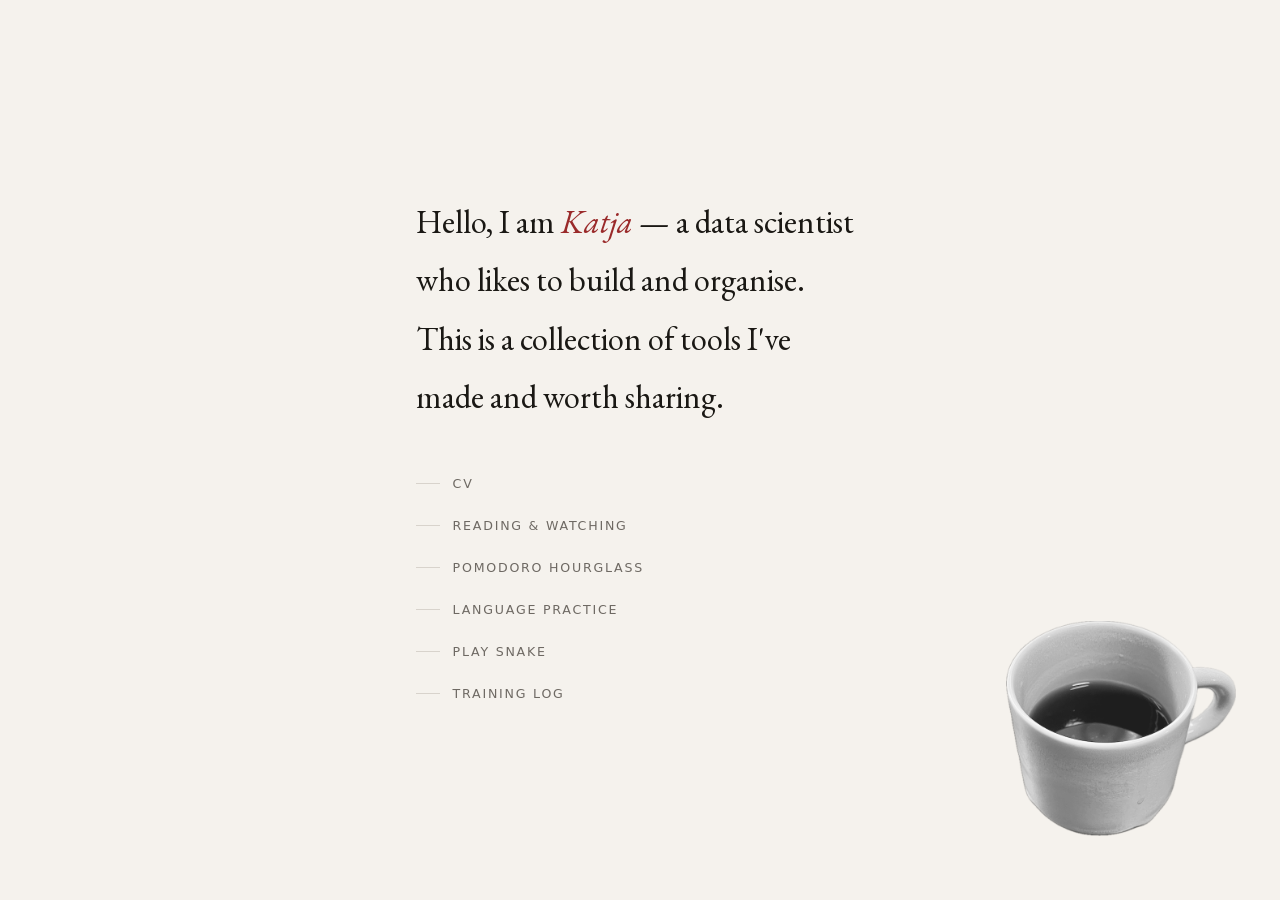
<file: index.html>
<!DOCTYPE html>
<html lang="en">
<head>
  <meta charset="UTF-8" />
  <meta name="viewport" content="width=device-width, initial-scale=1.0" />
  <title>Katja Norstad</title>
  <!-- meta:begin (generated by tools/add-head-meta.js) -->
  <meta name="description" content="Data scientist in Oslo. A pomodoro timer, daily language practice with spaced repetition, coffee tasting notes, and a few other things I built.">
  <link rel="canonical" href="https://katjanorstad.no/">
  <link rel="icon" href="assets/favicon.svg" type="image/svg+xml">
  <meta property="og:type" content="website">
  <meta property="og:url" content="https://katjanorstad.no/">
  <meta property="og:title" content="Katja Norstad">
  <meta property="og:description" content="Data scientist in Oslo. A pomodoro timer, daily language practice with spaced repetition, coffee tasting notes, and a few other things I built.">
  <meta property="og:image" content="https://katjanorstad.no/assets/og/index.png">
  <meta property="og:image:width" content="1200">
  <meta property="og:image:height" content="630">
  <meta property="og:site_name" content="Katja Norstad">
  <meta name="twitter:card" content="summary_large_image">
  <meta name="twitter:title" content="Katja Norstad">
  <meta name="twitter:description" content="Data scientist in Oslo. A pomodoro timer, daily language practice with spaced repetition, coffee tasting notes, and a few other things I built.">
  <meta name="twitter:image" content="https://katjanorstad.no/assets/og/index.png">
  <!-- meta:end -->
  <!-- Self-hosted; see tools/fetch-fonts.js. Preloading the faces THIS page
       renders immediately skips the stylesheet->font discovery hop.
       crossorigin is required even same-origin: fonts always fetch in CORS
       mode, and without it the preload is discarded and fetched twice.
       Only faces the page can reach belong here -- a preload nothing uses
       spends a connection on a file the browser throws away. Checked by
       tests/typography.test.js. -->
  <link rel="preload" as="font" type="font/woff2" crossorigin href="assets/fonts/eb-garamond-normal-400-latin.woff2">
  <link rel="stylesheet" href="assets/css/fonts.css">
  <link rel="stylesheet" href="assets/css/site.css">
  <style>
    /* `overflow:hidden` here used to be safe only by luck: the content was
       always shorter than the viewport. A greeting plus five links still
       overflows a phone in landscape (~370px of usable height), and hidden
       overflow on a centred flex child clips BOTH ends with no way to scroll
       to either. `safe center` falls back to flex-start once the child no
       longer fits, so the top stays reachable. */
    body {
      display: flex;
      /* Declared twice on purpose. A browser without `safe` alignment drops
         the second line as invalid and keeps plain `center`, rather than
         dropping both and falling back to `stretch`. */
      align-items: center;
      align-items: safe center;
      justify-content: center;
      position: relative;
      overflow-x: hidden;
      overflow-y: auto;
    }

    /* ── coffee cup ── */
    .coffee-scene {
      /* One number for the illustration, declared here because the hover
         label is sized off it too. It used to be written out twice, once for
         width and once for height, and the label was a fixed 9.6px that knew
         nothing about either. */
      --mug: clamp(150px, 18vw, 250px);
      position: fixed;
      bottom: clamp(24px, 5vw, 56px);
      right: clamp(18px, 4vw, 44px);
      width: var(--mug);
      height: var(--mug);
      opacity: 0;
      animation: fadeStain 2s ease forwards 1.2s;
      cursor: pointer;
      z-index: 10;
    }
    .coffee-scene:hover .cup-link-text {
      opacity: 1;
    }
    .coffee-mug-img {
      width: 100%;
      height: 100%;
      object-fit: contain;
      filter: brightness(1.05) contrast(0.95) saturate(0.85);
      mix-blend-mode: darken;
      opacity: 0.9;
    }
    .cup-link-text {
      position: absolute;
      top: 43%;
      left: 41%;
      transform: translate(-50%, -50%);
      white-space: nowrap;
      text-align: center;
      font-family: var(--font-ui);
      /* Measured on a render: the label was 63% of the mug's width, which is
         why it crowded it. Not because the glyphs were big -- at 9.6px they
         were already the smallest tier on the site -- but because "COFFEE
         NOTES" is twelve tracked-out capitals and the mug was small.

         So it is sized off the mug rather than off the type scale, which is
         the honest description of what it is: part of an illustration, not
         part of the running UI. That also fixes a drift nobody had noticed --
         the mug scaled with the viewport and the label did not, so the label
         ran from 46% of the mug on a wide screen to 71% on a narrow one. It
         now holds between 36% and 47%.

         The ceiling is what keeps it SMALLER: 0.045 of a 250px mug would be
         11px, bigger than what was here before. The floor is legibility --
         these are tracked capitals, and below about 7px they stop being
         readable at all. Between the two it just follows the cup. */
      font-size: clamp(7px, calc(var(--mug) * 0.045), 9px);
      letter-spacing: 0.16em;
      text-transform: uppercase;
      /* Paper cream, not the accent red, because of where this lands. The
         label floats over the surface of the coffee, which is very close to
         black: the accent measured 2.4:1 against it, and 9px tracked capitals
         at 2.4:1 are not text, they are a texture. Cream measures about 16:1
         on the same pixels.

         It was red before and half-readable by accident -- at 63% of the mug's
         width the words ran off the pool and onto the lit ceramic, so the ends
         had contrast even though the middle never did. Shrinking the label
         pulled it entirely inside the dark, which is what turned a partial
         problem into a total one. */
      color: var(--accent);
      opacity: 0;
      transition: opacity 0.3s ease;
      pointer-events: none;
      font-weight: 400;
    }
    @keyframes fadeStain {
      to { opacity: 1; }
    }

    .center {
      max-width: 520px;
      padding: 2rem;
      position: relative;
      z-index: 1;
    }
    /* This page has no h1, so it opts into the display treatment by hand --
       see the long note beside the h1 rule in site.css. Same two properties,
       same reason: at 32px EB Garamond 400 is the heaviest thing on the site
       and there is no lighter cut of it to reach for.

       1.8 rather than 1.55 for the same end. Weighed on a render, smoothing
       alone got the greeting to 80% of its old ink; the extra leading spreads
       what is left over a third more paper, which lands the ink-per-area at
       -29% against the old face's -28%. Air is the half of "lighter" that
       does not cost any contrast at all. */
    .greeting {
      font-size: clamp(1.3rem, 3.8vw, 1.8rem);
      line-height: 1.8;
      margin-bottom: 2.4rem;
      -webkit-font-smoothing: antialiased;
      -moz-osx-font-smoothing: grayscale;
      opacity: 0;
      animation: rise 0.9s ease forwards 0.15s;
    }
    .greeting em { font-style: italic; color: var(--accent); }
    /* The gap is 0.8rem rather than the 1.5rem it looks like it should be:
       each link carries 0.35rem of its own vertical padding for the tap
       target, so the measured space between two labels is 0.8 + 0.35 + 0.35
       = 1.5rem. Raising the gap without subtracting the padding would space
       them half again as far apart as intended. */
    .links {
      display: flex;
      flex-direction: column;
      gap: 0.8rem;
      opacity: 0;
      animation: rise 0.9s ease forwards 0.4s;
    }
    .links a {
      display: flex;
      align-items: center;
      gap: 0.7rem;
      /* WCAG 2.5.8 wants 24px. The label alone is a ~13px line box, so this
         padding is what makes the row tappable: 13 + 2 x 5.6 = 24.2px. */
      padding: 0.35rem 0;
      font-family: var(--font-ui);
      font-size: var(--fs-2xs);
      letter-spacing: 0.14em;
      text-transform: uppercase;
      color: var(--muted);
      text-decoration: none;
      transition: color 0.2s;
    }
    /* flex-shrink:0 because the rule is a flex item now. Without it a long
       label squeezes the 24px rule down and the left edge stops lining up. */
    .links a::before {
      content: '';
      flex: 0 0 auto;
      width: 24px;
      height: 1px;
      background: var(--line);
      transition: width 0.25s, background 0.2s;
    }
    .links a:hover { color: var(--accent); }
    .links a:hover::before { width: 40px; background: var(--accent); }


    @media (max-width: 480px) {
      /* Only --mug changes. Width, height and the label all follow it, so the
         phone size cannot fall out of step with the label the way it did when
         these were three independent numbers. */
      .coffee-scene {
        --mug: clamp(125px, 34vw, 170px);
        bottom: 18px;
        right: 14px;
      }
    }
  </style>
</head>
<body>

  <!-- Coffee cup scene -->
  <a href="coffee.html" class="coffee-scene">
    <img src="coffee_mug.png" alt="Coffee mug" class="coffee-mug-img">
    <span class="cup-link-text">Coffee notes</span>
  </a>

  <main class="center">
    <p class="greeting">
      Hello, I am <em>Katja</em> — a data scientist who likes to build and 
      organise. This is a collection of tools I've made and worth sharing.
    </p>
    <!-- The name carries the description. "Resources" and "Pomodoro" are
         labels for someone who already knows what is behind them; "Reading &
         watching" and "Pomodoro hourglass" tell a stranger. Kept short enough
         to stay on one line as tracked-out uppercase -- a name that wraps is
         a subtitle wearing a disguise.

         Coffee notes is deliberately NOT in this list. It is the one
         destination with a picture of its own -- the mug in the corner is a
         link, and it labels itself on hover -- so a text link three lines
         above the illustration was the same door twice. Everything else here
         has only its name, which is why everything else here is a name.
         tests/nav.test.js still checks the homepage reaches all seven; it just
         counts the mug now. -->
    <nav class="links">
      <a href="cv.html">CV</a>
      <a href="resources.html">Reading &amp; watching</a>
      <a href="pomodoro.html">Pomodoro hourglass</a>
      <a href="languages.html">Language practice</a>
      <a href="snake.html">Play snake</a>
      <a href="training.html">Training log</a>
    </nav>
  </main>
</body>
</html>
</file>
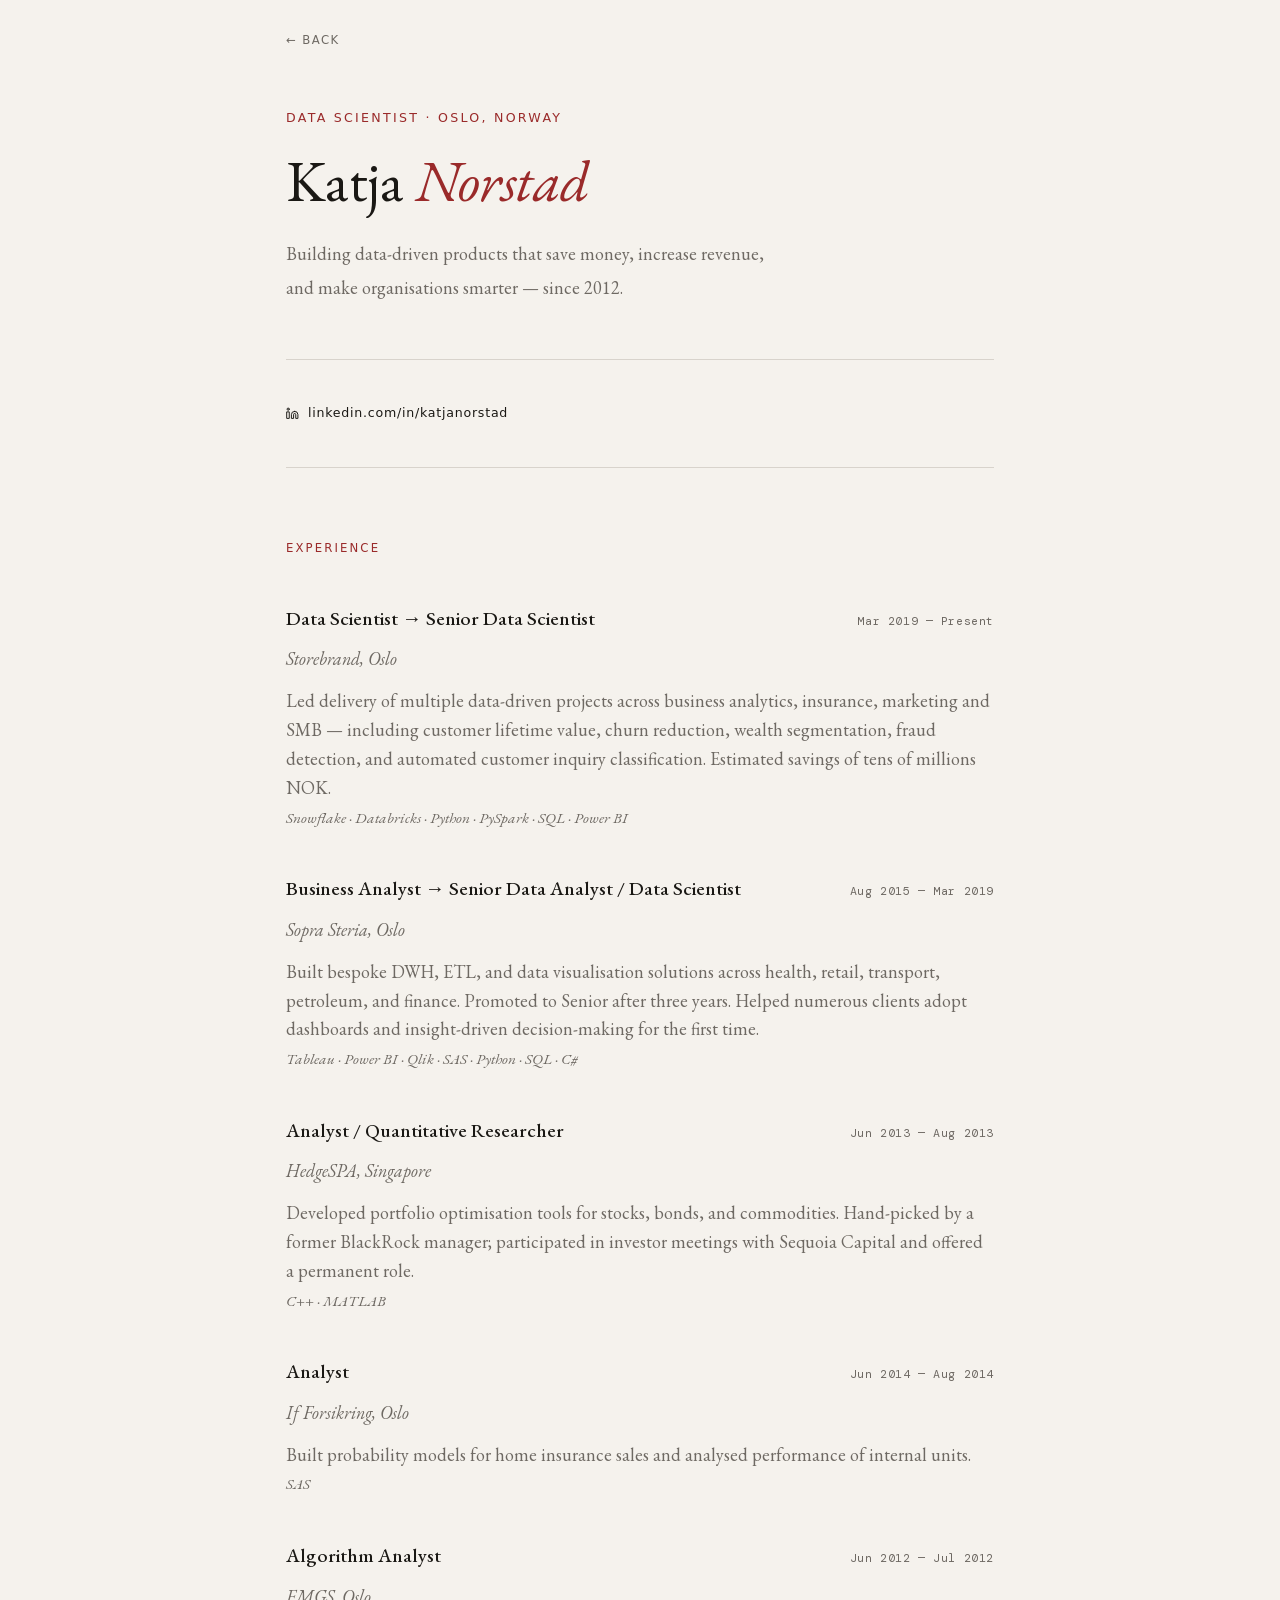
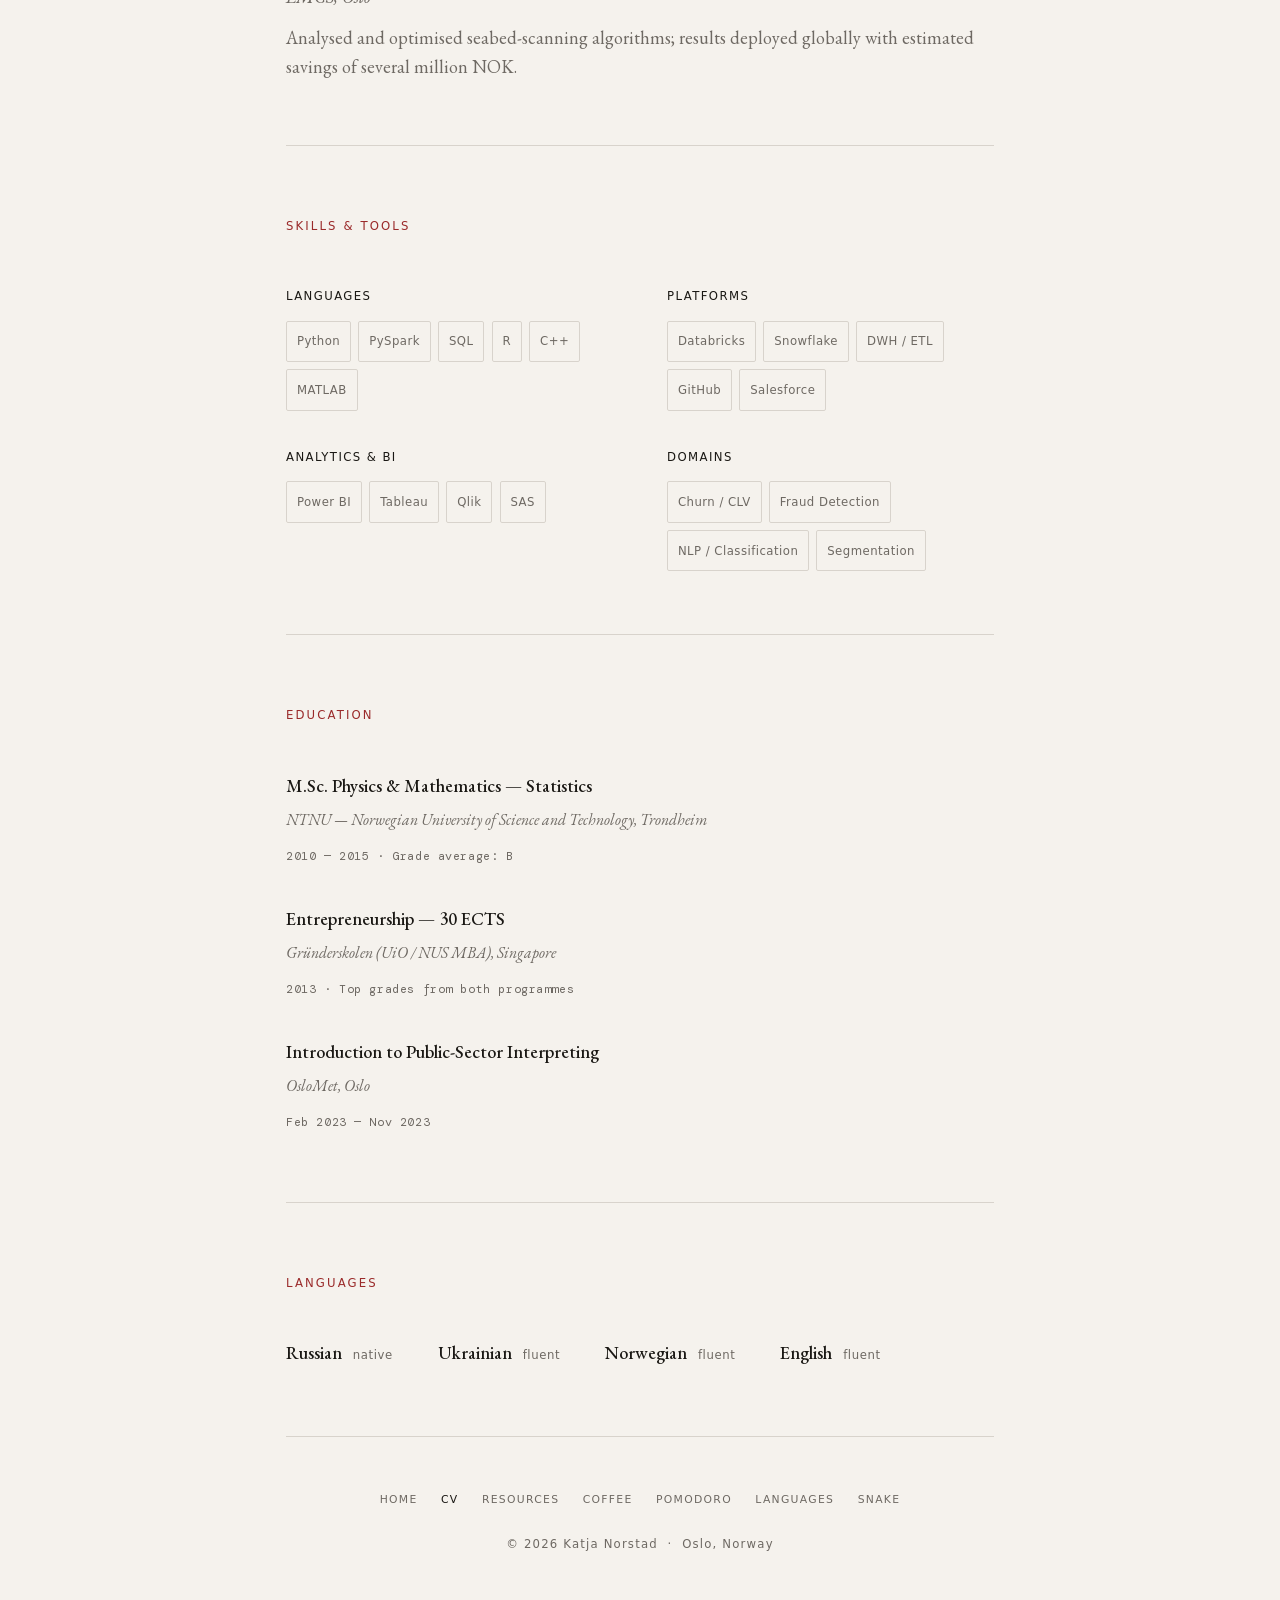
<file: cv.html>
<!DOCTYPE html>
<html lang="en">
<head>
  <meta charset="UTF-8" />
  <meta name="viewport" content="width=device-width, initial-scale=1.0" />
  <title>Katja Norstad — CV</title>
  <!-- meta:begin (generated by tools/add-head-meta.js) -->
  <meta name="description" content="Curriculum vitae of Katja Norstad, a data scientist based in Oslo working with data since 2012.">
  <link rel="canonical" href="https://katjanorstad.no/cv.html">
  <link rel="icon" href="assets/favicon.svg" type="image/svg+xml">
  <meta property="og:type" content="website">
  <meta property="og:url" content="https://katjanorstad.no/cv.html">
  <meta property="og:title" content="CV">
  <meta property="og:description" content="Curriculum vitae of Katja Norstad, a data scientist based in Oslo working with data since 2012.">
  <meta property="og:image" content="https://katjanorstad.no/assets/og/cv.png">
  <meta property="og:image:width" content="1200">
  <meta property="og:image:height" content="630">
  <meta property="og:site_name" content="Katja Norstad">
  <meta name="twitter:card" content="summary_large_image">
  <meta name="twitter:title" content="CV">
  <meta name="twitter:description" content="Curriculum vitae of Katja Norstad, a data scientist based in Oslo working with data since 2012.">
  <meta name="twitter:image" content="https://katjanorstad.no/assets/og/cv.png">
  <!-- meta:end -->
  <!-- Self-hosted; see tools/fetch-fonts.js. Preloading the faces THIS page
       renders immediately skips the stylesheet->font discovery hop.
       crossorigin is required even same-origin: fonts always fetch in CORS
       mode, and without it the preload is discarded and fetched twice.
       Only faces the page can reach belong here -- a preload nothing uses
       spends a connection on a file the browser throws away. Checked by
       tests/typography.test.js. -->
  <link rel="preload" as="font" type="font/woff2" crossorigin href="assets/fonts/eb-garamond-normal-400-latin.woff2">
  <link rel="preload" as="font" type="font/woff2" crossorigin href="assets/fonts/dm-mono-normal-400-latin.woff2">
  <link rel="stylesheet" href="assets/css/fonts.css">
  <link rel="stylesheet" href="assets/css/site.css">
  <style>
    html { scroll-behavior: smooth; }
    body { font-size:var(--fs-body); line-height:var(--leading-body); }
    .wrap { max-width: 780px; margin: 0 auto; padding: 0 2rem; }
    header { padding: 3rem 0; border-bottom: 1px solid var(--line); }
    .eyebrow { margin-bottom:1.4rem; opacity:0; animation:rise 0.8s ease forwards 0.1s; }
    h1 {
      font-size: clamp(2.2rem, 5.5vw, 3.2rem); font-weight: 400;
      line-height: 1.05; letter-spacing: -0.01em;
      opacity: 0; animation: rise 0.9s ease forwards 0.25s;
    }
    h1 em { font-style: italic; color: var(--accent); }
    .tagline {
      margin-top: 1.4rem; font-size: var(--fs-base); color: var(--muted);
      max-width: 480px; opacity: 0; animation: rise 0.9s ease forwards 0.45s;
    }
    .contact-strip {
      display: flex; flex-wrap: wrap; gap: 0.6rem 2rem;
      padding: 2rem 0; border-bottom: 1px solid var(--line);
      opacity: 0; animation: rise 0.9s ease forwards 0.6s;
    }
    .contact-strip a {
      font-family: var(--font-ui); font-size: var(--fs-2xs);
      letter-spacing: 0.06em; color: var(--ink); text-decoration: none;
      display: flex; align-items: center; gap: 0.5rem; transition: color 0.2s;
    }
    .contact-strip a:hover { color: var(--accent); }
    .contact-strip a svg {
      width: 13px; height: 13px; stroke: currentColor; fill: none;
      stroke-width: 1.8; stroke-linecap: round; stroke-linejoin: round; flex-shrink: 0;
    }
    section {
      padding: 3.5rem 0; border-bottom: 1px solid var(--line);
      opacity: 0; animation: rise 1s ease forwards;
    }
    section:nth-of-type(1) { animation-delay: 0.7s; }
    section:nth-of-type(2) { animation-delay: 0.85s; }
    section:nth-of-type(3) { animation-delay: 1s; }
    section:nth-of-type(4) { animation-delay: 1.1s; }
    .section-label {
      font-family: var(--font-ui); font-size: var(--fs-3xs);
      letter-spacing: 0.18em; text-transform: uppercase; color: var(--accent); margin-bottom: 2rem;
    }
    .job { margin-bottom: 2.2rem; }
    .job:last-child { margin-bottom: 0; }
    .job-header {
      display: flex; justify-content: space-between; align-items: baseline;
      flex-wrap: wrap; gap: 0.2rem; margin-bottom: 0.25rem;
    }
    .job-title { font-size: var(--fs-md); font-weight: 500; }
    .job-period { font-family: var(--font-mono); font-size: var(--fs-3xs); letter-spacing: 0.05em; color: var(--muted); white-space: nowrap; }
    .job-company { font-style: italic; color: var(--muted); font-size: var(--fs-base); margin-bottom: 0.6rem; }
    .job-desc { font-size: var(--fs-base); color: var(--muted); line-height: 1.6; }
    .skills-grid { display: grid; grid-template-columns: 1fr 1fr; gap: 1.6rem 3rem; }
    .skill-group-label { font-family: var(--font-ui); font-size: var(--fs-3xs); letter-spacing: 0.12em; text-transform: uppercase; color: var(--ink); margin-bottom: 0.4rem; }
    .skill-tags { display: flex; flex-wrap: wrap; gap: 0.4rem; }
    .tag { font-family: var(--font-ui); font-size: var(--fs-3xs); letter-spacing: 0.04em; color: var(--muted); border: 1px solid var(--line); padding: 0.15rem 0.55rem; border-radius: 2px; transition: color 0.2s, border-color 0.2s; }
    .tag:hover { color: var(--accent); border-color: var(--accent); }
    .edu { margin-bottom: 1.6rem; }
    .edu:last-child { margin-bottom: 0; }
    .edu-degree { font-size: var(--fs-base); font-weight: 500; }
    .edu-school { font-style: italic; color: var(--muted); font-size: var(--fs-sm); }
    .edu-period { font-family: var(--font-mono); font-size: var(--fs-3xs); letter-spacing: 0.05em; color: var(--muted); margin-top: 0.1rem; }
    .lang-row { display: flex; flex-wrap: wrap; gap: 0.5rem 2.5rem; }
    .lang-item { display: flex; align-items: baseline; gap: 0.6rem; }
    .lang-name { font-weight: 500; font-size: var(--fs-base); }
    .lang-level { font-family: var(--font-ui); font-size: var(--fs-3xs); color: var(--muted); letter-spacing: 0.05em; }
    footer { padding:2.5rem 0; }
    footer p { font-family: var(--font-ui); font-size: var(--fs-3xs); letter-spacing: 0.1em; color: var(--muted); }
    @keyframes rise { from { opacity: 0; transform: translateY(18px); } to { opacity: 1; transform: translateY(0); } }
    @media (max-width: 520px) { .skills-grid { grid-template-columns: 1fr; } .job-header { flex-direction: column; } }
  </style>
</head>
<body>
  <div class="wrap">
    <a href="index.html" class="back">← Back</a>
    <main>

    <header>
      <p class="eyebrow">Data Scientist · Oslo, Norway</p>
      <h1>Katja <em>Norstad</em></h1>
      <p class="tagline">Building data-driven products that save money, increase revenue, and make organisations smarter — since 2012.</p>
    </header>

    <div class="contact-strip">
      <a href="https://www.linkedin.com/in/katjanorstad" target="_blank" rel="noopener">
        <svg viewBox="0 0 24 24"><path d="M16 8a6 6 0 0 1 6 6v7h-4v-7a2 2 0 0 0-2-2 2 2 0 0 0-2 2v7h-4v-7a6 6 0 0 1 6-6z"/><rect x="2" y="9" width="4" height="12"/><circle cx="4" cy="4" r="2"/></svg>
        linkedin.com/in/katjanorstad
      </a>
    </div>

    <section>
      <p class="section-label">Experience</p>
      <div class="job">
        <div class="job-header">
          <span class="job-title">Data Scientist → Senior Data Scientist </span>
          <span class="job-period">Mar 2019 — Present</span>
        </div>
        <div class="job-company">Storebrand, Oslo</div>
        <p class="job-desc">Led delivery of multiple data-driven projects across business analytics, insurance, marketing and SMB — including customer lifetime value, churn reduction, wealth segmentation, fraud detection, and automated customer inquiry classification. Estimated savings of tens of millions NOK. <br/><span style="font-style:italic;font-size:0.85rem;">Snowflake · Databricks · Python · PySpark · SQL · Power BI</span></p>
      </div>
      <div class="job">
        <div class="job-header">
          <span class="job-title">Business Analyst → Senior Data Analyst / Data Scientist</span>
          <span class="job-period">Aug 2015 — Mar 2019</span>
        </div>
        <div class="job-company">Sopra Steria, Oslo</div>
        <p class="job-desc">Built bespoke DWH, ETL, and data visualisation solutions across health, retail, transport, petroleum, and finance. Promoted to Senior after three years. Helped numerous clients adopt dashboards and insight-driven decision-making for the first time.<br/><span style="font-style:italic;font-size:0.85rem;">Tableau · Power BI · Qlik · SAS · Python · SQL · C#</span></p>
      </div>
      <div class="job">
        <div class="job-header">
          <span class="job-title">Analyst / Quantitative Researcher</span>
          <span class="job-period">Jun 2013 — Aug 2013</span>
        </div>
        <div class="job-company">HedgeSPA, Singapore</div>
        <p class="job-desc">Developed portfolio optimisation tools for stocks, bonds, and commodities. Hand-picked by a former BlackRock manager; participated in investor meetings with Sequoia Capital and offered a permanent role.<br/><span style="font-style:italic;font-size:0.85rem;">C++ · MATLAB</span></p>
      </div>
      <div class="job">
        <div class="job-header">
          <span class="job-title">Analyst</span>
          <span class="job-period">Jun 2014 — Aug 2014</span>
        </div>
        <div class="job-company">If Forsikring, Oslo</div>
        <p class="job-desc">Built probability models for home insurance sales and analysed performance of internal units.<br/><span style="font-style:italic;font-size:0.85rem;">SAS</span></p>
      </div>
      <div class="job">
        <div class="job-header">
          <span class="job-title">Algorithm Analyst</span>
          <span class="job-period">Jun 2012 — Jul 2012</span>
        </div>
        <div class="job-company">EMGS, Oslo</div>
        <p class="job-desc">Analysed and optimised seabed-scanning algorithms; results deployed globally with estimated savings of several million NOK.</p>
      </div>
    </section>

    <section>
      <p class="section-label">Skills &amp; Tools</p>
      <div class="skills-grid">
        <div>
          <p class="skill-group-label">Languages</p>
          <div class="skill-tags">
            <span class="tag">Python</span><span class="tag">PySpark</span><span class="tag">SQL</span><span class="tag">R</span><span class="tag">C++</span><span class="tag">MATLAB</span>
          </div>
        </div>
        <div>
          <p class="skill-group-label">Platforms</p>
          <div class="skill-tags">
            <span class="tag">Databricks</span><span class="tag">Snowflake</span><span class="tag">DWH / ETL</span><span class="tag">GitHub</span><span class="tag">Salesforce</span>
          </div>
        </div>
        <div>
          <p class="skill-group-label">Analytics &amp; BI</p>
          <div class="skill-tags">
            <span class="tag">Power BI</span><span class="tag">Tableau</span><span class="tag">Qlik</span><span class="tag">SAS</span>
          </div>
        </div>
        <div>
          <p class="skill-group-label">Domains</p>
          <div class="skill-tags">
            <span class="tag">Churn / CLV</span><span class="tag">Fraud Detection</span><span class="tag">NLP / Classification</span><span class="tag">Segmentation</span>
          </div>
        </div>
      </div>
    </section>

    <section>
      <p class="section-label">Education</p>
      <div class="edu">
        <p class="edu-degree">M.Sc. Physics &amp; Mathematics — Statistics</p>
        <p class="edu-school">NTNU — Norwegian University of Science and Technology, Trondheim</p>
        <p class="edu-period">2010 — 2015 · Grade average: B</p>
      </div>
      <div class="edu">
        <p class="edu-degree">Entrepreneurship — 30 ECTS</p>
        <p class="edu-school">Gründerskolen (UiO / NUS MBA), Singapore</p>
        <p class="edu-period">2013 · Top grades from both programmes</p>
      </div>
      <div class="edu">
        <p class="edu-degree">Introduction to Public-Sector Interpreting</p>
        <p class="edu-school">OsloMet, Oslo</p>
        <p class="edu-period">Feb 2023 — Nov 2023</p>
      </div>
    </section>

    <section>
      <p class="section-label">Languages</p>
      <div class="lang-row">
        <div class="lang-item"><span class="lang-name">Russian</span><span class="lang-level">native</span></div>
        <div class="lang-item"><span class="lang-name">Ukrainian</span><span class="lang-level">fluent</span></div>
        <div class="lang-item"><span class="lang-name">Norwegian</span><span class="lang-level">fluent</span></div>
        <div class="lang-item"><span class="lang-name">English</span><span class="lang-level">fluent</span></div>
      </div>
    </section>

    </main>
    <footer>
    <nav class="sitenav" aria-label="Site">
      <a href="index.html">Home</a>
      <span aria-current="page">CV</span>
      <a href="resources.html">Resources</a>
      <a href="coffee.html">Coffee</a>
      <a href="pomodoro.html">Pomodoro</a>
      <a href="languages.html">Languages</a>
      <a href="snake.html">Snake</a>
    </nav>
      <p>© 2026 Katja Norstad &nbsp;·&nbsp; Oslo, Norway</p>
    </footer>
  </div>
</body>
</html>
</file>
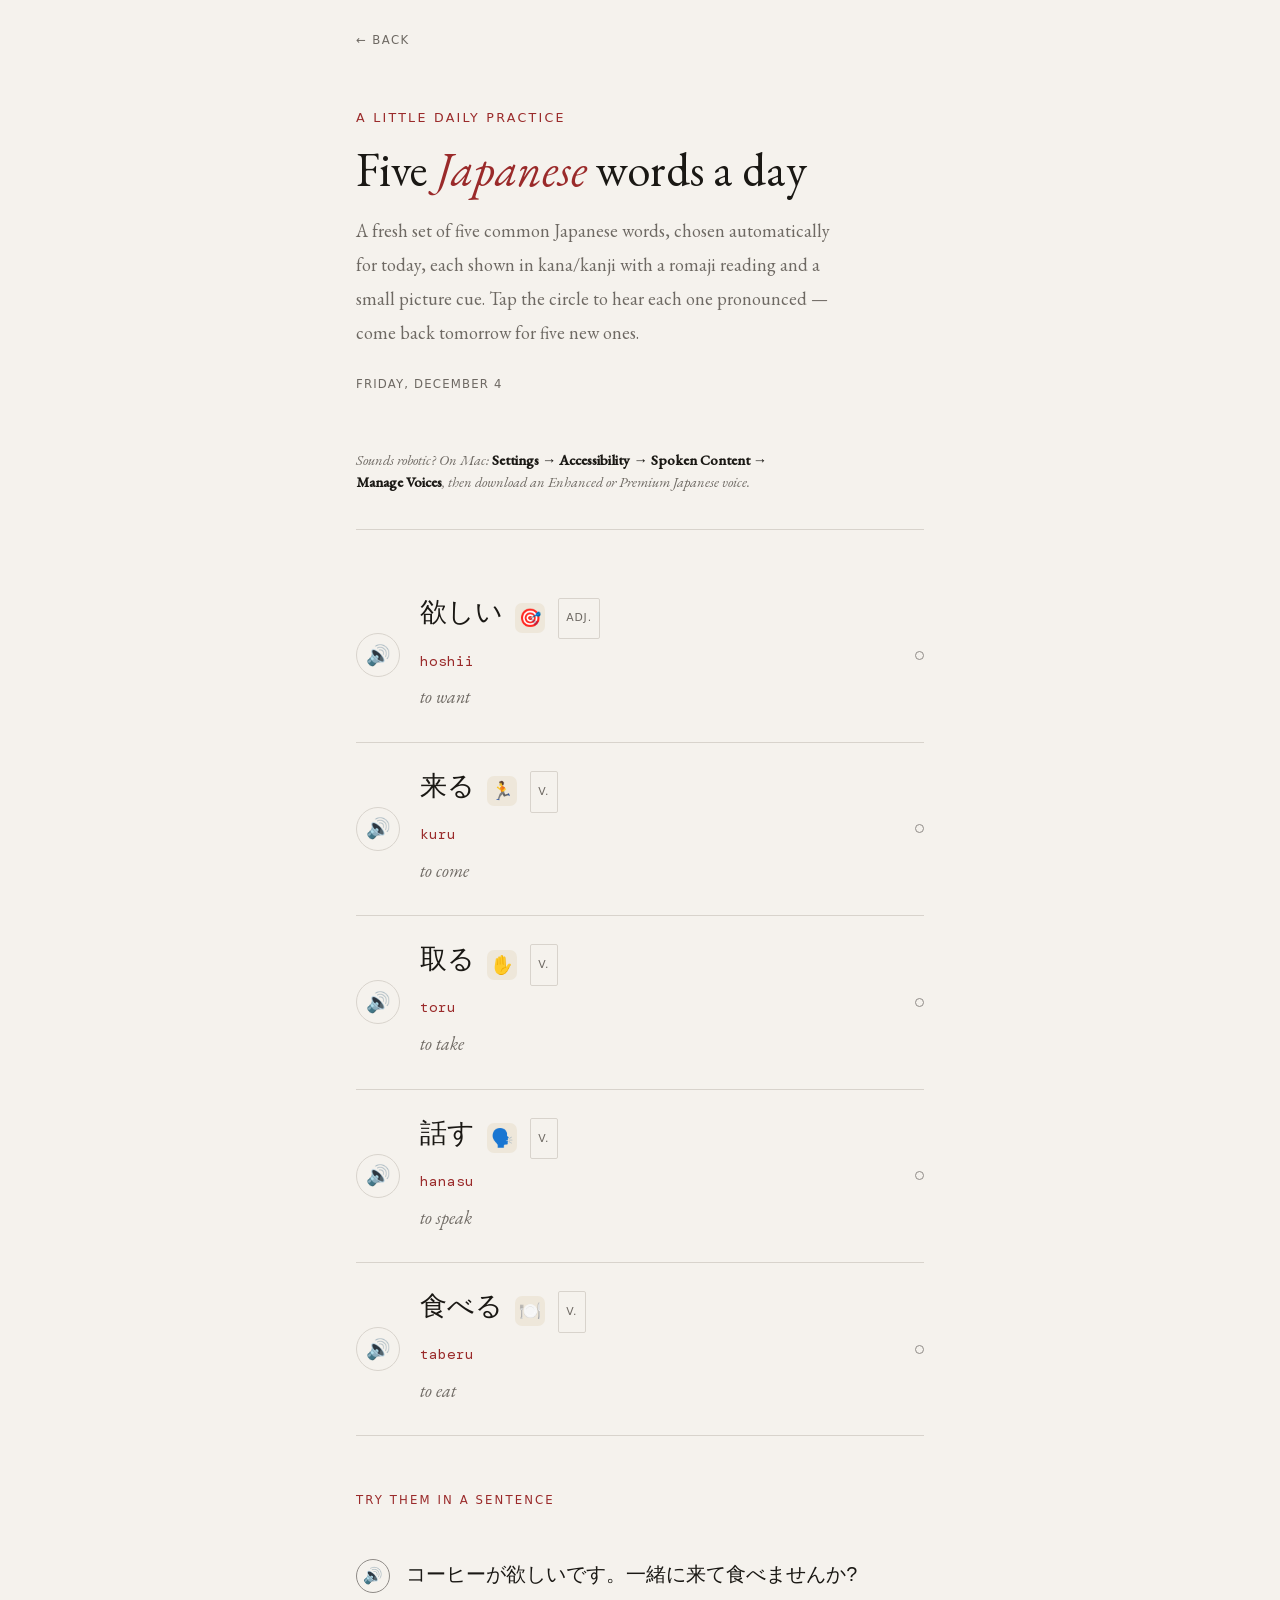
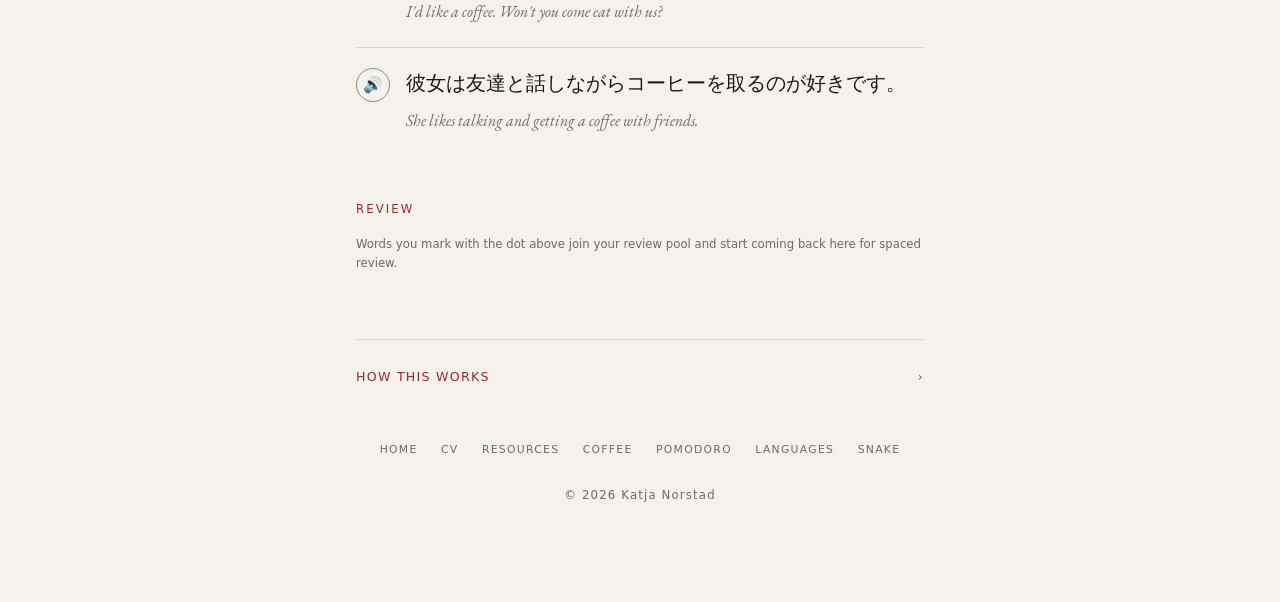
<file: japanese.html>
<!DOCTYPE html>
<html lang="en">
<head>
  <meta charset="UTF-8" />
  <meta name="viewport" content="width=device-width, initial-scale=1.0" />
  <title>Katja Norstad — 今日の単語</title>
  <!-- meta:begin (generated by tools/add-head-meta.js) -->
  <meta name="description" content="Five Japanese words a day, with spaced repetition that brings each word back just before you would have forgotten it.">
  <link rel="canonical" href="https://katjanorstad.no/japanese.html">
  <link rel="icon" href="assets/favicon.svg" type="image/svg+xml">
  <meta property="og:type" content="website">
  <meta property="og:url" content="https://katjanorstad.no/japanese.html">
  <meta property="og:title" content="今日の単語 — Japanese word of the day">
  <meta property="og:description" content="Five Japanese words a day, with spaced repetition that brings each word back just before you would have forgotten it.">
  <meta property="og:image" content="https://katjanorstad.no/assets/og/japanese.png">
  <meta property="og:image:width" content="1200">
  <meta property="og:image:height" content="630">
  <meta property="og:site_name" content="Katja Norstad">
  <meta name="twitter:card" content="summary_large_image">
  <meta name="twitter:title" content="今日の単語 — Japanese word of the day">
  <meta name="twitter:description" content="Five Japanese words a day, with spaced repetition that brings each word back just before you would have forgotten it.">
  <meta name="twitter:image" content="https://katjanorstad.no/assets/og/japanese.png">
  <!-- meta:end -->
  <!-- Self-hosted; see tools/fetch-fonts.js. Preloading the faces THIS page
       renders immediately skips the stylesheet->font discovery hop.
       crossorigin is required even same-origin: fonts always fetch in CORS
       mode, and without it the preload is discarded and fetched twice.
       Only faces the page can reach belong here -- a preload nothing uses
       spends a connection on a file the browser throws away. Checked by
       tests/typography.test.js. -->
  <link rel="preload" as="font" type="font/woff2" crossorigin href="assets/fonts/eb-garamond-normal-400-latin.woff2">
  <link rel="preload" as="font" type="font/woff2" crossorigin href="assets/fonts/dm-mono-normal-400-latin.woff2">
  <link rel="stylesheet" href="assets/css/fonts.css">
  <link rel="stylesheet" href="assets/css/site.css">
  <link rel="stylesheet" href="assets/css/language-page.css">
  <style>
    /* The only rules japanese.html does not share. Each one ADDS to the
       matching rule in language-page.css rather than restating it -- equal
       specificity, later in the cascade, so only these declarations win. */
    .word-fr, .review-fr-answer, .phrase-fr {
      font-family:'Hiragino Sans','Hiragino Kaku Gothic ProN','Yu Gothic','Yu Gothic UI',Meiryo,'Noto Sans JP',sans-serif;
    }
    /* Japanese is not italicised; the other four pages set italic here. */
    .review-fr-answer { font-style:normal; }
  </style>
  <script src="assets/js/day-math.js"></script>
  <script src="assets/js/language-page.js"></script>
</head>
<body>
<div class="wrap">
  <a href="languages.html" class="back">← Back</a>
  <main>

  <header>
    <p class="eyebrow">A little daily practice</p>
    <h1>Five <em>Japanese</em> words a day</h1>
    <p class="intro">A fresh set of five common Japanese words, chosen automatically for today, each shown in kana/kanji with a romaji reading and a small picture cue. Tap the circle to hear each one pronounced — come back tomorrow for five new ones.</p>
    <p class="date-line" id="dateLine"></p>
    <p class="streak" id="streakLine"></p>
    <div class="voice-picker" id="voicePicker">
      <label for="voiceSelect">Voice</label>
      <select id="voiceSelect"></select>
    </div>
    <p class="voice-tip">Sounds robotic? On Mac: <strong>Settings → Accessibility → Spoken Content → Manage Voices</strong>, then download an Enhanced or Premium Japanese voice.</p>
  </header>

  <noscript>
    <p class="noscript-note">The five words, the two sentences and the review list are chosen in your browser, so with JavaScript turned off that part of the page stays empty. How this works, further down, is written into the page and explains what would have been there.</p>
  </noscript>

  <div class="words" id="words"></div>

  <div class="phrases" id="phrases"></div>

  <div class="review-section" id="reviewSection"></div>

  <details class="settings">
    <summary class="settings-trigger">
      <span>How this works</span>
      <span class="settings-chevron">›</span>
    </summary>
    <div class="settings-body">
      <p>The five words are picked automatically from a list of 100 common Japanese words, grouped into 20 fixed sets of 5, based on today's date — no server, no schedule, it just recalculates whenever the page loads. The same 20 sets repeat in order every 20 days.</p>
      <p>Each word is shown in kana/kanji with a romaji (romanized) reading underneath, since that's the most useful format if you're not fully comfortable reading kana yet.</p>
      <p>Pronunciation uses whichever Japanese voice your browser offers (Web Speech API), so quality depends on your browser and OS. The page picks the best-sounding one it can find rather than the default, which is usually the oldest. In Chrome that is normally a Google voice, and those are synthesised on Google's servers — the words on this page are sent there to be read aloud. Everything else here stays on your machine, and if a Google voice fails the page falls back to one that is already installed. If more than one Japanese voice is installed, a picker appears above the words so you can choose whichever sounds best — your choice is remembered. On a Mac, System Settings → Accessibility → Spoken Content → Voices lets you download higher-quality "Premium" voices, which usually sound noticeably more natural than the default one.</p>
      <p>Tap the small dot next to a word to mark it as practiced today — that's saved locally in your browser, not shared anywhere.</p>
      <p>Below the words, two short sentences combine most of that day's words together, using common everyday phrasing, so you can hear them used in context rather than in isolation.</p>
      <p>The Review section uses spaced repetition: every word you've ever marked with the dot goes into your personal review pool. New words come back the next day; after that, saying "Got it" pushes the next review further out (1 day, then 6, then longer each time), while "Still learning" brings it back tomorrow. Everything is stored locally in your browser, going all the way back to the first word you marked.</p>
    </div>
  </details>

  </main>
  <footer>
    <nav class="sitenav" aria-label="Site">
      <a href="index.html">Home</a>
      <a href="cv.html">CV</a>
      <a href="resources.html">Resources</a>
      <a href="coffee.html">Coffee</a>
      <a href="pomodoro.html">Pomodoro</a>
      <a href="languages.html">Languages</a>
      <a href="snake.html">Snake</a>
    </nav>
    <p>© 2026 Katja Norstad</p>
  </footer>
</div>

<script>
LanguagePage.init({
  prefix: 'tangoNoHi',
  lang: 'ja-JP',
  words: [
      ["こんにちは","konnichiwa","hello / good day","interj.","👋"],
      ["ありがとう","arigatou","thank you","interj.","🙏"],
      ["お願いします","onegaishimasu","please","phrase","🤲"],
      ["さようなら","sayounara","goodbye","phrase","👋"],
      ["はい","hai","yes","adv.","✅"],
      ["いいえ","iie","no","adv.","❌"],
      ["すみません","sumimasen","sorry / excuse me","interj.","🙇"],
      ["ようこそ","youkoso","welcome","interj.","🎉"],
      ["やあ","yaa","hi (informal)","interj.","🙋"],
      ["またね","mata ne","see you soon","phrase","⏳"],
      ["家","ie","the house","n.","🏠"],
      ["猫","neko","the cat","n.","🐱"],
      ["犬","inu","the dog","n.","🐶"],
      ["水","mizu","the water","n.","💧"],
      ["パン","pan","the bread","n.","🍞"],
      ["時間","jikan","the time","n.","⏰"],
      ["人生","jinsei","the life","n.","🌱"],
      ["友達","tomodachi","the friend","n.","🧑‍🤝‍🧑"],
      ["仕事","shigoto","the work","n.","💼"],
      ["家族","kazoku","the family","n.","👨‍👩‍👧‍👦"],
      ["日","hi","the day","n.","☀️"],
      ["夜","yoru","the night","n.","🌙"],
      ["学校","gakkou","the school","n.","🏫"],
      ["車","kuruma","the car","n.","🚗"],
      ["街","machi","the city / town","n.","🏙️"],
      ["本","hon","the book","n.","📖"],
      ["机","tsukue","the table / desk","n.","🪑"],
      ["窓","mado","the window","n.","🪟"],
      ["ドア","doa","the door","n.","🚪"],
      ["コーヒー","koohii","the coffee","n.","☕"],
      ["一","ichi","one","num.","1️⃣"],
      ["二","ni","two","num.","2️⃣"],
      ["三","san","three","num.","3️⃣"],
      ["四","yon","four","num.","4️⃣"],
      ["五","go","five","num.","5️⃣"],
      ["六","roku","six","num.","6️⃣"],
      ["七","nana","seven","num.","7️⃣"],
      ["八","hachi","eight","num.","8️⃣"],
      ["九","kyuu","nine","num.","9️⃣"],
      ["十","juu","ten","num.","🔟"],
      ["赤い","akai","red","adj.","🔴"],
      ["青い","aoi","blue","adj.","🔵"],
      ["緑","midori","green","n.","🟢"],
      ["黄色い","kiiroi","yellow","adj.","🟡"],
      ["黒い","kuroi","black","adj.","⚫"],
      ["白い","shiroi","white","adj.","⚪"],
      ["灰色","haiiro","grey","n.","🩶"],
      ["オレンジ色","orenji-iro","orange","n.","🟠"],
      ["です","desu","to be","cop.","🧍"],
      ["持つ","motsu","to have","v.","🤲"],
      ["行く","iku","to go","v.","🚶"],
      ["する","suru","to do / make","v.","🛠️"],
      ["見る","miru","to see","v.","👀"],
      ["知る","shiru","to know","v.","🧠"],
      ["できる","dekiru","to be able to","v.","💪"],
      ["欲しい","hoshii","to want","adj.","🎯"],
      ["来る","kuru","to come","v.","🏃"],
      ["取る","toru","to take","v.","✋"],
      ["話す","hanasu","to speak","v.","🗣️"],
      ["食べる","taberu","to eat","v.","🍽️"],
      ["飲む","nomu","to drink","v.","🥤"],
      ["寝る","neru","to sleep","v.","😴"],
      ["好き","suki","to like / love","adj.","❤️"],
      ["大きい","ookii","big / tall","adj.","📏"],
      ["小さい","chiisai","small","adj.","🐭"],
      ["美しい","utsukushii","beautiful","adj.","🌟"],
      ["かわいい","kawaii","pretty / cute","adj.","🌸"],
      ["良い","yoi","good","adj.","👍"],
      ["悪い","warui","bad","adj.","👎"],
      ["幸せ","shiawase","happy","n.","😊"],
      ["悲しい","kanashii","sad","adj.","😢"],
      ["簡単","kantan","easy","n.","😌"],
      ["難しい","muzukashii","difficult","adj.","😖"],
      ["新しい","atarashii","new","adj.","✨"],
      ["古い","furui","old","adj.","🕰️"],
      ["今日","kyou","today","adv.","📅"],
      ["明日","ashita","tomorrow","adv.","🌅"],
      ["昨日","kinou","yesterday","adv.","🌇"],
      ["今","ima","now","adv.","⏱️"],
      ["朝","asa","the morning","n.","🌄"],
      ["晩","ban","the evening","n.","🌆"],
      ["週","shuu","the week","n.","🗓️"],
      ["月","tsuki","the month / moon","n.","📆"],
      ["年","toshi","the year","n.","🎊"],
      ["太陽","taiyou","the sun","n.","☀️"],
      ["チーズ","chiizu","the cheese","n.","🧀"],
      ["ワイン","wain","the wine","n.","🍷"],
      ["肉","niku","the meat","n.","🥩"],
      ["野菜","yasai","the vegetable","n.","🥦"],
      ["果物","kudamono","the fruit","n.","🍎"],
      ["魚","sakana","the fish","n.","🐟"],
      ["砂糖","satou","the sugar","n.","🍬"],
      ["塩","shio","the salt","n.","🧂"],
      ["ケーキ","keeki","the cake","n.","🎂"],
      ["スープ","suupu","the soup","n.","🍲"],
      ["お金","okane","the money","n.","💰"],
      ["愛","ai","the love","n.","❤️"],
      ["音楽","ongaku","the music","n.","🎵"],
      ["山","yama","the mountain","n.","⛰️"],
      ["海","umi","the sea","n.","🌊"]
  ],
  // Each day serves one fixed group of five words, so these two practice
  // sentences are hand-written to actually use that group together rather
  // than generated. Group N here pairs with words N*5 .. N*5+4 above.
  phrases: [
      [["こんにちは。コーヒーをお願いします。","Hello. A coffee, please."],["はい、ありがとう。さようなら。","Yes, thank you. Goodbye."]],
      [["やあ!私たちの家にようこそ。","Hi! Welcome to our house."],["すみません、いいえ、結構です。またね。","Excuse me, no, that's alright. See you soon."]],
      [["猫と犬が家で遊びます。","The cat and the dog play in the house."],["水を飲んでパンを食べます。","I drink water and eat bread."]],
      [["家族と一緒にいると時間が早く過ぎます。","Time passes quickly when I'm with family."],["友達は仕事と人生を楽しんでいます。","My friend enjoys his job and his life."]],
      [["日中、子供たちは車で学校に行きます。","During the day, the kids go to school by car."],["夜、この街はとても静かです。","At night, this city is very quiet."]],
      [["本は窓の近くの机の上にあります。","The book is on the table, near the window."],["ドアを閉めてコーヒーを飲んでください。","Close the door and have a coffee."]],
      [["一、二、三、四、五 — 数え方を習っています。","One, two, three, four, five — I'm learning to count!"],["椅子が四つと五人用の机があります。","There are four chairs and one table for five people."]],
      [["六、七、八、九、十 — まだ数え続けます!","Six, seven, eight, nine, ten — and we keep counting!"],["お店は八時に開いて、十時に閉まります。","The shop opens at eight and closes at ten."]],
      [["空は青くて、草は緑で、太陽は黄色いです。","The sky is blue, the grass is green and the sun is yellow."],["彼女は赤いドレスと黒い靴を履いています。","She's wearing a red dress and black shoes."]],
      [["空は灰色ですが、私の帽子はオレンジ色です。","The sky is grey, but my hat is orange."],["私の猫は白くて、いつもおもちゃを持っています。","My cat is white and always carries a toy."]],
      [["今日の午後、買い物をしに行くつもりです。","I'm going to go do some shopping this afternoon."],["映画を見ることができるかどうか知りません。","I don't know if I can watch a movie."]],
      [["コーヒーが欲しいです。一緒に来て食べませんか?","I'd like a coffee. Won't you come eat with us?"],["彼女は友達と話しながらコーヒーを取るのが好きです。","She likes talking and getting a coffee with friends."]],
      [["朝、コーヒーを飲むのが好きです。","I like drinking a coffee in the morning."],["大きい犬が小さい猫の隣で寝ています。","The big dog sleeps next to the small cat."]],
      [["なんて美しい天気でしょう!とても幸せです。","What beautiful weather! I'm very happy."],["このかわいいケーキは良い味で、全然悪くないです!","This cute cake tastes good, not bad at all!"]],
      [["古い友達にさようならを言うのは簡単ではありません。","It's not easy to say goodbye to an old friend."],["彼女は少し悲しいですが、新しい仕事は難しくないです。","She's a bit sad, but her new job isn't difficult."]],
      [["昨日は雨でしたが、今日はいい天気です。","Yesterday it rained; today the weather's nice."],["今、出かけなければなりませんが、明日の朝戻ります。","I have to leave now, but I'll be back tomorrow morning."]],
      [["今週は毎晩、太陽が輝いています。","The sun shines every evening this week."],["今月はあっという間に過ぎます。今年も同じです。","This month is going by fast; so is the year."]],
      [["チーズと肉と野菜を食べます。","We're eating cheese, meat and vegetables."],["赤ワインは甘い果物とよく合います。","Red wine pairs well with a sweet fruit."]],
      [["魚には少し塩が必要です。","The fish needs a bit of salt."],["このケーキは砂糖が多すぎますが、スープは完璧です。","This cake has too much sugar, but the soup is perfect."]],
      [["お金は幸せをもたらしませんが、愛と音楽はもたらします。","Money doesn't buy happiness, but love and music do."],["今年の夏は山に行きますか、それとも海に行きますか?","Are we going to the mountains or the sea this summer?"]]
  ]
});
</script>
</body>
</html>
</file>
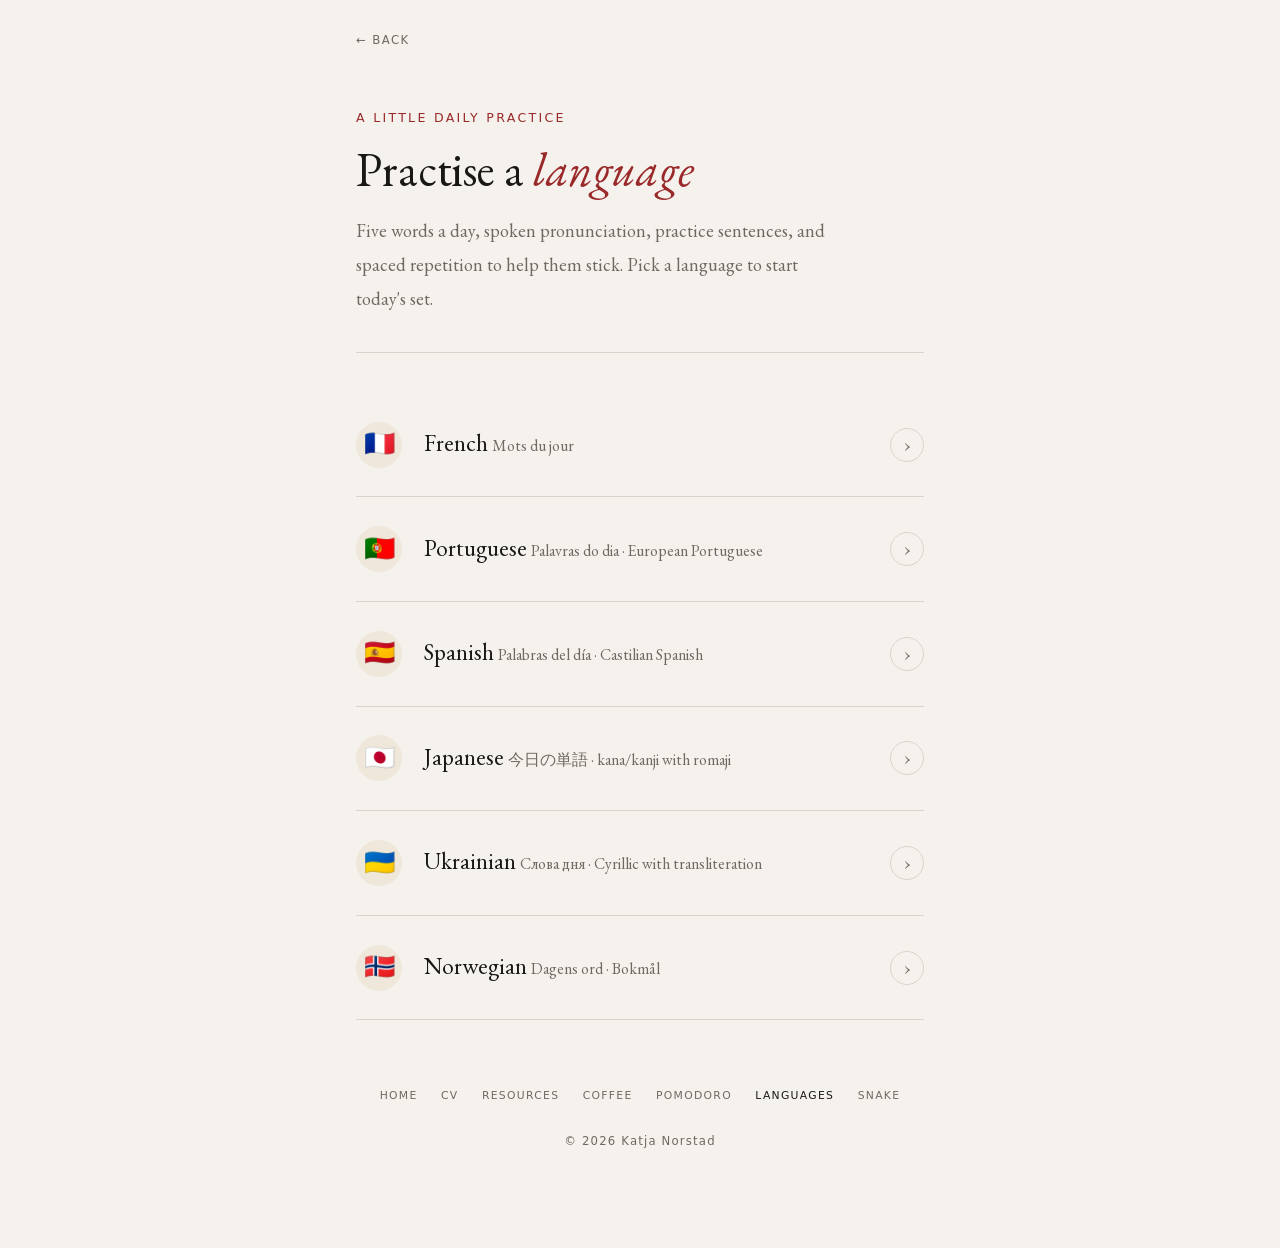
<file: languages.html>
<!DOCTYPE html>
<html lang="en">
<head>
  <meta charset="UTF-8" />
  <meta name="viewport" content="width=device-width, initial-scale=1.0" />
  <title>Katja Norstad — Practise a language</title>
  <!-- meta:begin (generated by tools/add-head-meta.js) -->
  <meta name="description" content="Practise French, Spanish, Portuguese, Japanese or Ukrainian. Five words a day, with spaced repetition that brings each word back before you forget it.">
  <link rel="canonical" href="https://katjanorstad.no/languages.html">
  <link rel="icon" href="assets/favicon.svg" type="image/svg+xml">
  <meta property="og:type" content="website">
  <meta property="og:url" content="https://katjanorstad.no/languages.html">
  <meta property="og:title" content="Practise a language">
  <meta property="og:description" content="Practise French, Spanish, Portuguese, Japanese or Ukrainian. Five words a day, with spaced repetition that brings each word back before you forget it.">
  <meta property="og:image" content="https://katjanorstad.no/assets/og/languages.png">
  <meta property="og:image:width" content="1200">
  <meta property="og:image:height" content="630">
  <meta property="og:site_name" content="Katja Norstad">
  <meta name="twitter:card" content="summary_large_image">
  <meta name="twitter:title" content="Practise a language">
  <meta name="twitter:description" content="Practise French, Spanish, Portuguese, Japanese or Ukrainian. Five words a day, with spaced repetition that brings each word back before you forget it.">
  <meta name="twitter:image" content="https://katjanorstad.no/assets/og/languages.png">
  <!-- meta:end -->
  <!-- Self-hosted; see tools/fetch-fonts.js. Preloading the faces THIS page
       renders immediately skips the stylesheet->font discovery hop.
       crossorigin is required even same-origin: fonts always fetch in CORS
       mode, and without it the preload is discarded and fetched twice.
       Only faces the page can reach belong here -- a preload nothing uses
       spends a connection on a file the browser throws away. Checked by
       tests/typography.test.js. -->
  <link rel="preload" as="font" type="font/woff2" crossorigin href="assets/fonts/eb-garamond-normal-400-latin.woff2">
  <link rel="stylesheet" href="assets/css/fonts.css">
  <link rel="stylesheet" href="assets/css/site.css">
  <style>
    body { font-size:var(--fs-body); line-height:var(--leading-body); }
    .wrap { max-width:640px; margin:0 auto; padding:0 2rem 4rem; }


    header { padding:3rem 0 2rem; border-bottom:1px solid var(--line); opacity:0; animation:rise .8s ease forwards .1s; }
    h1 { font-size:clamp(1.75rem,4.6vw,2.6rem); font-weight:400; line-height:1.1; }
    h1 em { font-style:italic; color:var(--accent); }
    .intro { margin-top:1rem; color:var(--muted); font-size: var(--fs-base); max-width:480px; }

    .lang-list { padding:2.2rem 0; display:flex; flex-direction:column; }
    .lang-card {
      display:flex; align-items:center; gap:1.2rem;
      padding:1.6rem 0; border-bottom:1px solid var(--line);
      text-decoration:none; color:var(--ink);
      opacity:0; animation:rise .8s ease forwards;
      transition:color .2s;
    }
    .lang-card:nth-of-type(1){ animation-delay:.2s; }
    .lang-card:nth-of-type(2){ animation-delay:.3s; }
    .lang-card:nth-of-type(3){ animation-delay:.4s; }
    .lang-card:nth-of-type(4){ animation-delay:.5s; }
    .lang-card:nth-of-type(5){ animation-delay:.6s; }
    .lang-card:nth-of-type(6){ animation-delay:.7s; }
    .lang-card:hover .lang-name { color:var(--accent); line-height:1.7; }
    .lang-card:hover .lang-arrow { transform:translateX(4px); border-color:var(--accent); color:var(--accent); }

    .lang-flag {
      flex-shrink:0; width:46px; height:46px; border-radius:50%;
      background:#eee7da; display:flex; align-items:center; justify-content:center;
      font-size:1.4rem; line-height:1.7; }
    .lang-body { flex:1; min-width:0; }
    /* No weight, same reasoning as .word-fr in language-page.css: at 23px
       against a 14px subtitle, size has already picked it out, and a 500 on
       top of that is EB Garamond at its blackest for no extra meaning. */
    .lang-name { font-size: var(--fs-xl); transition:color .2s; }
    .lang-sub { color:var(--muted); font-size: var(--fs-sm); margin-top:.15rem; }
    .lang-arrow {
      flex-shrink:0; width:34px; height:34px; border-radius:50%; border:1px solid var(--line);
      display:flex; align-items:center; justify-content:center; color:var(--muted);
      font-size: var(--fs-base); transition:all .2s;
    }

    footer { padding:1rem 0 1rem; }
    footer p { font-family: var(--font-ui); font-size: var(--fs-3xs); letter-spacing:.1em; color:var(--muted); }


    @media (max-width:520px) {
      .wrap { padding:0 1.2rem 3rem; }
      .lang-name { font-size: var(--fs-md); }
      .lang-flag { width:40px; height:40px; font-size: var(--fs-lg); }
    }
  </style>
</head>
<body>
<div class="wrap">
  <a href="index.html" class="back">← Back</a>
  <main>

  <header>
    <p class="eyebrow">A little daily practice</p>
    <h1>Practise a <em>language</em></h1>
    <p class="intro">Five words a day, spoken pronunciation, practice sentences, and spaced repetition to help them stick. Pick a language to start today's set.</p>
  </header>

  <div class="lang-list">
    <a href="mots-du-jour.html" class="lang-card">
      <span class="lang-flag" aria-hidden="true">🇫🇷</span>
      <span class="lang-body">
        <span class="lang-name">French</span>
        <span class="lang-sub">Mots du jour</span>
      </span>
      <span class="lang-arrow" aria-hidden="true">›</span>
    </a>
    <a href="portuguese.html" class="lang-card">
      <span class="lang-flag" aria-hidden="true">🇵🇹</span>
      <span class="lang-body">
        <span class="lang-name">Portuguese</span>
        <span class="lang-sub">Palavras do dia · European Portuguese</span>
      </span>
      <span class="lang-arrow" aria-hidden="true">›</span>
    </a>
    <a href="spanish.html" class="lang-card">
      <span class="lang-flag" aria-hidden="true">🇪🇸</span>
      <span class="lang-body">
        <span class="lang-name">Spanish</span>
        <span class="lang-sub">Palabras del día · Castilian Spanish</span>
      </span>
      <span class="lang-arrow" aria-hidden="true">›</span>
    </a>
    <a href="japanese.html" class="lang-card">
      <span class="lang-flag" aria-hidden="true">🇯🇵</span>
      <span class="lang-body">
        <span class="lang-name">Japanese</span>
        <span class="lang-sub">今日の単語 · kana/kanji with romaji</span>
      </span>
      <span class="lang-arrow" aria-hidden="true">›</span>
    </a>
    <a href="ukrainian.html" class="lang-card">
      <span class="lang-flag" aria-hidden="true">🇺🇦</span>
      <span class="lang-body">
        <span class="lang-name">Ukrainian</span>
        <span class="lang-sub">Слова дня · Cyrillic with transliteration</span>
      </span>
      <span class="lang-arrow" aria-hidden="true">›</span>
    </a>
    <a href="norwegian.html" class="lang-card">
      <span class="lang-flag" aria-hidden="true">🇳🇴</span>
      <span class="lang-body">
        <span class="lang-name">Norwegian</span>
        <span class="lang-sub">Dagens ord · Bokmål</span>
      </span>
      <span class="lang-arrow" aria-hidden="true">›</span>
    </a>
  </div>

  </main>
  <footer>
    <nav class="sitenav" aria-label="Site">
      <a href="index.html">Home</a>
      <a href="cv.html">CV</a>
      <a href="resources.html">Resources</a>
      <a href="coffee.html">Coffee</a>
      <a href="pomodoro.html">Pomodoro</a>
      <span aria-current="page">Languages</span>
      <a href="snake.html">Snake</a>
    </nav>
    <p>© 2026 Katja Norstad</p>
  </footer>
</div>
</body>
</html>
</file>
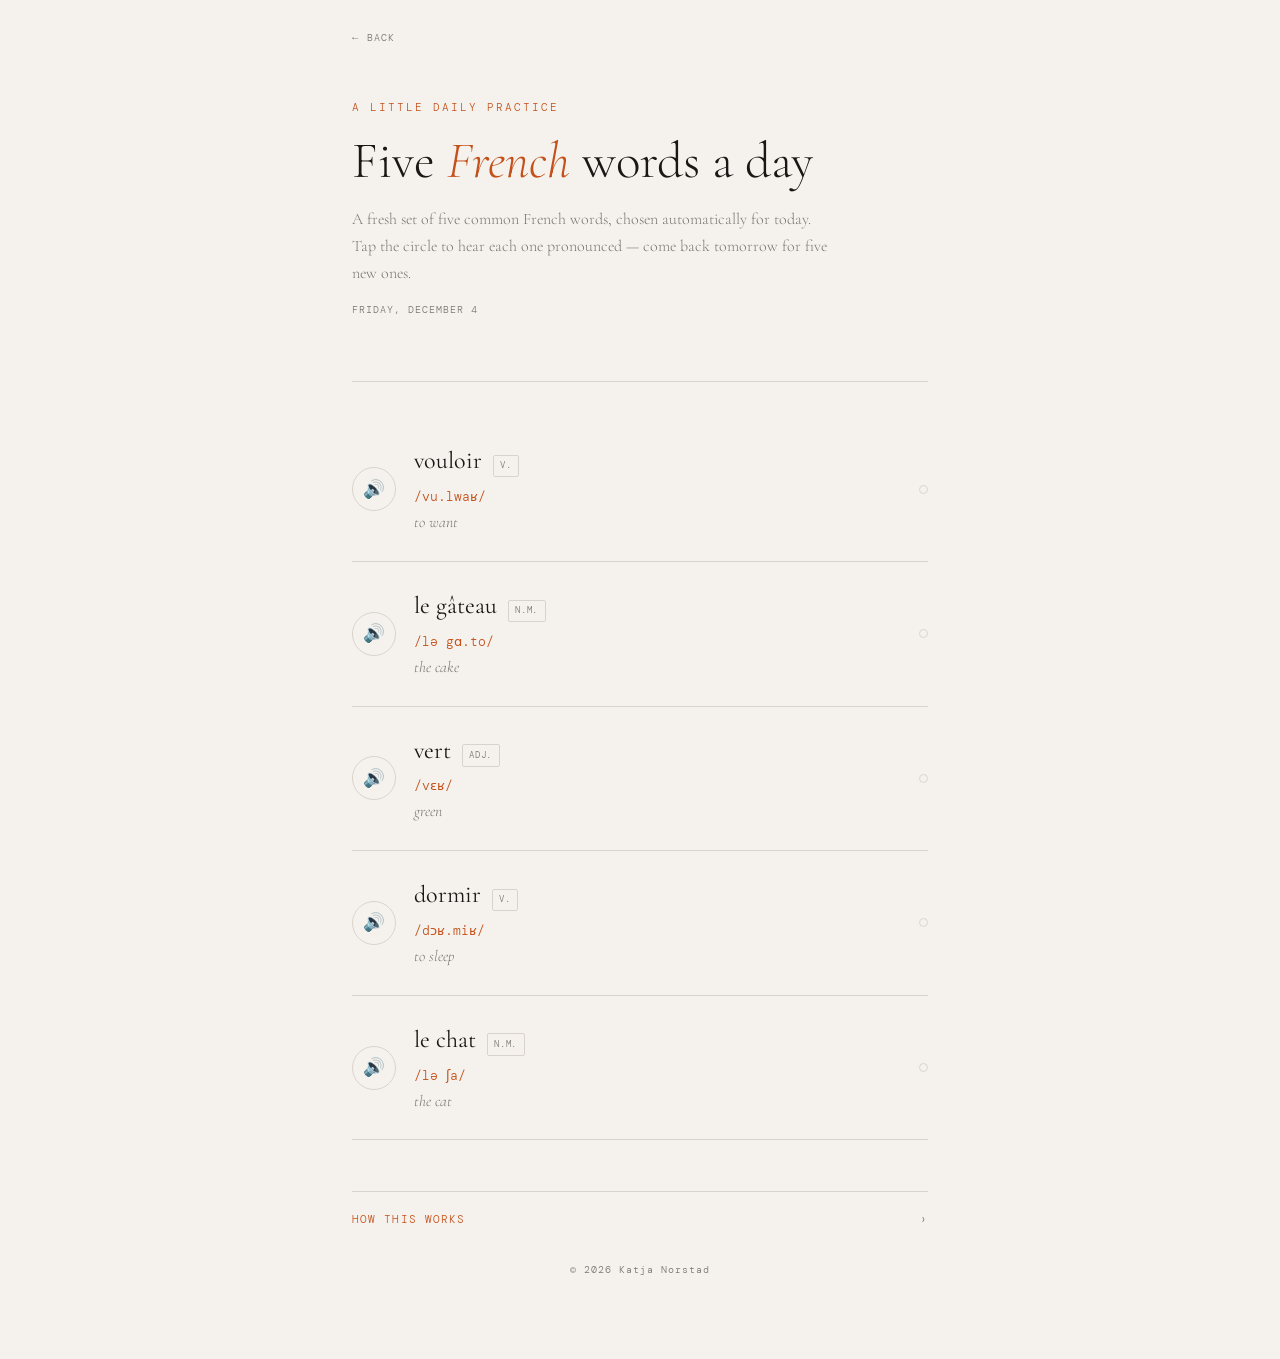
<file: mots-de-jour.html>
<!DOCTYPE html>
<html lang="en">
<head>
  <meta charset="UTF-8" />
  <meta name="viewport" content="width=device-width, initial-scale=1.0" />
  <title>Katja Norstad — Mots du jour</title>
  <link rel="icon" type="image/svg+xml" href="[data-uri]" />
  <link rel="preconnect" href="https://fonts.googleapis.com" />
  <link href="https://fonts.googleapis.com/css2?family=Cormorant+Garamond:ital,wght@0,300;0,400;1,300;1,400&family=DM+Mono:wght@300;400;500&display=swap" rel="stylesheet" />
  <style>
    *, *::before, *::after { box-sizing: border-box; margin: 0; padding: 0; }
    :root { --bg:#f5f2ed; --ink:#1a1814; --muted:#7a7570; --accent:#c4501a; --line:#d8d3cc; }
    body { background:var(--bg); color:var(--ink); font-family:'Cormorant Garamond',serif; font-weight:300; font-size:18px; line-height:1.7; min-height:100vh; }
    .wrap { max-width:640px; margin:0 auto; padding:0 2rem 4rem; }

    .back { display:inline-flex; align-items:center; gap:.4rem; font-family:'DM Mono',monospace; font-size:.65rem; letter-spacing:.12em; text-transform:uppercase; color:var(--muted); text-decoration:none; padding:1.8rem 0 0; transition:color .2s; }
    .back:hover { color:var(--accent); }

    header { padding:3rem 0 2rem; border-bottom:1px solid var(--line); opacity:0; animation:rise .8s ease forwards .1s; }
    .eyebrow { font-family:'DM Mono',monospace; font-size:.7rem; letter-spacing:.18em; text-transform:uppercase; color:var(--accent); margin-bottom:1rem; }
    h1 { font-size:clamp(2rem,6vw,3.2rem); font-weight:300; line-height:1.1; }
    h1 em { font-style:italic; color:var(--accent); }
    .intro { margin-top:1rem; color:var(--muted); font-size:1rem; max-width:480px; }
    .date-line { margin-top:.9rem; font-family:'DM Mono',monospace; font-size:.62rem; letter-spacing:.1em; text-transform:uppercase; color:var(--muted); }

    .streak { margin-top:1.2rem; display:inline-flex; align-items:center; gap:.5rem; font-family:'DM Mono',monospace; font-size:.62rem; letter-spacing:.08em; text-transform:uppercase; color:var(--accent); opacity:0; transition:opacity .3s; }
    .streak.visible { opacity:1; }

    .words { padding:2.2rem 0; display:flex; flex-direction:column; }
    .word-card {
      display:flex; align-items:center; gap:1.1rem;
      padding:1.5rem 0; border-bottom:1px solid var(--line);
      opacity:0; animation:rise .8s ease forwards;
    }
    .word-card:nth-of-type(1){ animation-delay:.25s; }
    .word-card:nth-of-type(2){ animation-delay:.35s; }
    .word-card:nth-of-type(3){ animation-delay:.45s; }
    .word-card:nth-of-type(4){ animation-delay:.55s; }
    .word-card:nth-of-type(5){ animation-delay:.65s; }

    .play-btn {
      flex-shrink:0; width:44px; height:44px; border-radius:50%;
      border:1px solid var(--line); background:transparent; cursor:pointer;
      display:flex; align-items:center; justify-content:center;
      color:var(--accent); font-size:1.1rem; transition:all .2s;
    }
    .play-btn:hover { border-color:var(--accent); background:var(--accent); color:#fdf9f2; }
    .play-btn:active { transform:scale(.94); }
    .play-btn.playing { background:var(--accent); color:#fdf9f2; }

    .word-body { flex:1; min-width:0; }
    .word-top { display:flex; align-items:baseline; gap:.7rem; flex-wrap:wrap; }
    .word-fr { font-size:1.5rem; font-weight:400; }
    .word-pos { font-family:'DM Mono',monospace; font-size:.58rem; letter-spacing:.08em; text-transform:uppercase; color:var(--muted); border:1px solid var(--line); border-radius:2px; padding:.15rem .4rem; }
    .word-ipa { font-family:'DM Mono',monospace; font-size:.8rem; color:var(--accent); margin-top:.25rem; }
    .word-en { font-style:italic; color:var(--muted); font-size:.98rem; margin-top:.15rem; }

    .learned-dot {
      flex-shrink:0; width:9px; height:9px; border-radius:50%;
      border:1px solid var(--line); cursor:pointer; transition:background .25s,border-color .25s;
    }
    .learned-dot.on { background:var(--accent); border-color:var(--accent); }

    .no-speech { font-size:.85rem; color:var(--muted); font-style:italic; padding:1rem 0; }

    .settings { margin-top:1rem; border-top:1px solid var(--line); opacity:0; animation:rise .9s ease forwards .8s; }
    .settings-trigger {
      display:flex; align-items:center; justify-content:space-between;
      padding:1.1rem 0; cursor:pointer; list-style:none; user-select:none;
      font-family:'DM Mono',monospace; font-size:.68rem; letter-spacing:.1em; text-transform:uppercase; color:var(--accent);
    }
    .settings-trigger::-webkit-details-marker { display:none; }
    .settings-chevron { color:var(--muted); transition:transform .25s; }
    details[open] .settings-chevron { transform:rotate(90deg); }
    .settings-body { padding:.2rem 0 2rem; font-size:.85rem; color:var(--muted); line-height:1.6; }
    .settings-body p + p { margin-top:.6rem; }

    footer { padding:1rem 0 1rem; text-align:center; }
    footer p { font-family:'DM Mono',monospace; font-size:.62rem; letter-spacing:.1em; color:var(--muted); }

    @keyframes rise { from{opacity:0;transform:translateY(16px)} to{opacity:1;transform:translateY(0)} }

    @media (max-width:520px) {
      .wrap { padding:0 1.2rem 3rem; }
      .word-fr { font-size:1.3rem; }
      .play-btn { width:38px; height:38px; }
    }
  </style>
</head>
<body>
<div class="wrap">
  <a href="index.html" class="back">← Back</a>

  <header>
    <p class="eyebrow">A little daily practice</p>
    <h1>Five <em>French</em> words a day</h1>
    <p class="intro">A fresh set of five common French words, chosen automatically for today. Tap the circle to hear each one pronounced — come back tomorrow for five new ones.</p>
    <p class="date-line" id="dateLine"></p>
    <p class="streak" id="streakLine"></p>
  </header>

  <div class="words" id="words"></div>

  <details class="settings">
    <summary class="settings-trigger">
      <span>How this works</span>
      <span class="settings-chevron">›</span>
    </summary>
    <div class="settings-body">
      <p>The five words are picked automatically from a rotating list of 100 common French words, based on today's date — no server, no schedule, it just recalculates whenever the page loads. Each block of 5 stays fixed for the whole day, and the list reshuffles into a new order roughly every 20 days so you eventually see everything again in a different sequence.</p>
      <p>Pronunciation uses your browser's built-in French voice (Web Speech API), so quality depends on your browser and OS. Chrome and Safari on Mac/iOS generally have good French voices built in.</p>
      <p>Tap the small dot next to a word to mark it as practiced today — that's saved locally in your browser, not shared anywhere.</p>
    </div>
  </details>

  <footer><p>© 2026 Katja Norstad</p></footer>
</div>

<script>
(function () {
  var WORDS = [
    ["bonjour","/bɔ̃.ʒuʁ/","hello / good day","interj."],
    ["merci","/mɛʁ.si/","thank you","interj."],
    ["s'il vous plaît","/sil vu plɛ/","please","phrase"],
    ["au revoir","/o ʁə.vwaʁ/","goodbye","phrase"],
    ["oui","/wi/","yes","adv."],
    ["non","/nɔ̃/","no","adv."],
    ["pardon","/paʁ.dɔ̃/","sorry / excuse me","interj."],
    ["bienvenue","/bjɛ̃.və.ny/","welcome","n.f."],
    ["salut","/sa.ly/","hi / bye (informal)","interj."],
    ["à bientôt","/a bjɛ̃.to/","see you soon","phrase"],
    ["la maison","/la mɛ.zɔ̃/","the house","n.f."],
    ["le chat","/lə ʃa/","the cat","n.m."],
    ["le chien","/lə ʃjɛ̃/","the dog","n.m."],
    ["l'eau","/lo/","the water","n.f."],
    ["le pain","/lə pɛ̃/","the bread","n.m."],
    ["le temps","/lə tɑ̃/","the time / weather","n.m."],
    ["la vie","/la vi/","the life","n.f."],
    ["l'ami","/la.mi/","the friend","n.m."],
    ["le travail","/lə tʁa.vaj/","the work","n.m."],
    ["la famille","/la fa.mij/","the family","n.f."],
    ["le jour","/lə ʒuʁ/","the day","n.m."],
    ["la nuit","/la nɥi/","the night","n.f."],
    ["l'école","/le.kɔl/","the school","n.f."],
    ["la voiture","/la vwa.tyʁ/","the car","n.f."],
    ["la ville","/la vil/","the city","n.f."],
    ["le livre","/lə livʁ/","the book","n.m."],
    ["la table","/la tabl/","the table","n.f."],
    ["la fenêtre","/la fə.nɛtʁ/","the window","n.f."],
    ["la porte","/la pɔʁt/","the door","n.f."],
    ["le café","/lə ka.fe/","the coffee","n.m."],
    ["un","/œ̃/","one","num."],
    ["deux","/dø/","two","num."],
    ["trois","/tʁwa/","three","num."],
    ["quatre","/katʁ/","four","num."],
    ["cinq","/sɛ̃k/","five","num."],
    ["six","/sis/","six","num."],
    ["sept","/sɛt/","seven","num."],
    ["huit","/ɥit/","eight","num."],
    ["neuf","/nœf/","nine","num."],
    ["dix","/dis/","ten","num."],
    ["rouge","/ʁuʒ/","red","adj."],
    ["bleu","/blø/","blue","adj."],
    ["vert","/vɛʁ/","green","adj."],
    ["jaune","/ʒon/","yellow","adj."],
    ["noir","/nwaʁ/","black","adj."],
    ["blanc","/blɑ̃/","white","adj."],
    ["gris","/gʁi/","grey","adj."],
    ["orange","/ɔ.ʁɑ̃ʒ/","orange","adj."],
    ["être","/ɛtʁ/","to be","v."],
    ["avoir","/a.vwaʁ/","to have","v."],
    ["aller","/a.le/","to go","v."],
    ["faire","/fɛʁ/","to do / make","v."],
    ["voir","/vwaʁ/","to see","v."],
    ["savoir","/sa.vwaʁ/","to know","v."],
    ["pouvoir","/pu.vwaʁ/","to be able to","v."],
    ["vouloir","/vu.lwaʁ/","to want","v."],
    ["venir","/və.niʁ/","to come","v."],
    ["prendre","/pʁɑ̃dʁ/","to take","v."],
    ["parler","/paʁ.le/","to speak","v."],
    ["manger","/mɑ̃.ʒe/","to eat","v."],
    ["boire","/bwaʁ/","to drink","v."],
    ["dormir","/dɔʁ.miʁ/","to sleep","v."],
    ["aimer","/ɛ.me/","to love / like","v."],
    ["grand","/gʁɑ̃/","big / tall","adj."],
    ["petit","/pə.ti/","small","adj."],
    ["beau","/bo/","beautiful","adj."],
    ["joli","/ʒɔ.li/","pretty","adj."],
    ["bon","/bɔ̃/","good","adj."],
    ["mauvais","/mo.vɛ/","bad","adj."],
    ["heureux","/œ.ʁø/","happy","adj."],
    ["triste","/tʁist/","sad","adj."],
    ["facile","/fa.sil/","easy","adj."],
    ["difficile","/di.fi.sil/","difficult","adj."],
    ["nouveau","/nu.vo/","new","adj."],
    ["vieux","/vjø/","old","adj."],
    ["aujourd'hui","/o.ʒuʁ.dɥi/","today","adv."],
    ["demain","/də.mɛ̃/","tomorrow","adv."],
    ["hier","/jɛʁ/","yesterday","adv."],
    ["maintenant","/mɛ̃t.nɑ̃/","now","adv."],
    ["le matin","/lə ma.tɛ̃/","the morning","n.m."],
    ["le soir","/lə swaʁ/","the evening","n.m."],
    ["la semaine","/la sə.mɛn/","the week","n.f."],
    ["le mois","/lə mwa/","the month","n.m."],
    ["l'année","/la.ne/","the year","n.f."],
    ["le soleil","/lə sɔ.lɛj/","the sun","n.m."],
    ["le fromage","/lə fʁɔ.maʒ/","the cheese","n.m."],
    ["le vin","/lə vɛ̃/","the wine","n.m."],
    ["la viande","/la vjɑ̃d/","the meat","n.f."],
    ["le légume","/lə le.gym/","the vegetable","n.m."],
    ["le fruit","/lə fʁɥi/","the fruit","n.m."],
    ["le poisson","/lə pwa.sɔ̃/","the fish","n.m."],
    ["le sucre","/lə sykʁ/","the sugar","n.m."],
    ["le sel","/lə sɛl/","the salt","n.m."],
    ["le gâteau","/lə gɑ.to/","the cake","n.m."],
    ["la soupe","/la sup/","the soup","n.f."],
    ["l'argent","/laʁ.ʒɑ̃/","the money","n.m."],
    ["l'amour","/la.muʁ/","the love","n.m."],
    ["la musique","/la my.zik/","the music","n.f."],
    ["la montagne","/la mɔ̃.taɲ/","the mountain","n.f."],
    ["la mer","/la mɛʁ/","the sea","n.f."]
  ];

  var PER_DAY = 5;
  var CYCLE_LEN = Math.ceil(WORDS.length / PER_DAY);

  function mulberry32(seed) {
    return function () {
      seed |= 0; seed = (seed + 0x6D2B79F5) | 0;
      var t = Math.imul(seed ^ (seed >>> 15), 1 | seed);
      t = (t + Math.imul(t ^ (t >>> 7), 61 | t)) ^ t;
      return ((t ^ (t >>> 14)) >>> 0) / 4294967296;
    };
  }

  function seededShuffle(arr, seed) {
    var rand = mulberry32(seed);
    var a = arr.slice();
    for (var i = a.length - 1; i > 0; i--) {
      var j = Math.floor(rand() * (i + 1));
      var tmp = a[i]; a[i] = a[j]; a[j] = tmp;
    }
    return a;
  }

  function dayIndexFor(date) {
    // days since epoch, using local calendar date so it flips at local midnight
    var utcMidnight = Date.UTC(date.getFullYear(), date.getMonth(), date.getDate());
    return Math.floor(utcMidnight / 86400000);
  }

  function todaysWords(date) {
    var dayIndex = dayIndexFor(date);
    var cycleNum = Math.floor(dayIndex / CYCLE_LEN);
    var posInCycle = dayIndex % CYCLE_LEN;
    var order = seededShuffle(WORDS.map(function (_, i) { return i; }), cycleNum + 1);
    var slice = order.slice(posInCycle * PER_DAY, posInCycle * PER_DAY + PER_DAY);
    return slice.map(function (i) { return WORDS[i]; });
  }

  // ── speech ──
  var frVoice = null;
  function loadVoice() {
    if (!('speechSynthesis' in window)) return;
    var voices = speechSynthesis.getVoices();
    frVoice = voices.find(function (v) { return v.lang && v.lang.toLowerCase().indexOf('fr') === 0; }) || null;
  }
  if ('speechSynthesis' in window) {
    loadVoice();
    speechSynthesis.onvoiceschanged = loadVoice;
  }

  function speak(text, btn) {
    if (!('speechSynthesis' in window)) return;
    speechSynthesis.cancel();
    var u = new SpeechSynthesisUtterance(text);
    u.lang = 'fr-FR';
    u.rate = 0.85;
    if (frVoice) u.voice = frVoice;
    if (btn) {
      btn.classList.add('playing');
      u.onend = function () { btn.classList.remove('playing'); };
      u.onerror = function () { btn.classList.remove('playing'); };
    }
    speechSynthesis.speak(u);
  }

  // ── learned dots (per-day, stored locally) ──
  var todayKey = 'motsDuJour:' + new Date().toISOString().slice(0, 10);
  function getLearned() {
    try { return JSON.parse(localStorage.getItem(todayKey) || '[]'); } catch (e) { return []; }
  }
  function toggleLearned(word) {
    var list = getLearned();
    var idx = list.indexOf(word);
    if (idx === -1) list.push(word); else list.splice(idx, 1);
    try { localStorage.setItem(todayKey, JSON.stringify(list)); } catch (e) {}
    return list;
  }

  function updateStreak() {
    try {
      var todayStr = new Date().toISOString().slice(0, 10);
      var last = localStorage.getItem('motsDuJour:lastPracticed');
      var streak = parseInt(localStorage.getItem('motsDuJour:streak') || '0', 10);
      var learnedToday = getLearned().length > 0;
      if (learnedToday && last !== todayStr) {
        var yesterday = new Date(Date.now() - 86400000).toISOString().slice(0, 10);
        streak = (last === yesterday) ? streak + 1 : 1;
        localStorage.setItem('motsDuJour:streak', String(streak));
        localStorage.setItem('motsDuJour:lastPracticed', todayStr);
      }
      var el = document.getElementById('streakLine');
      if (streak > 0) {
        el.textContent = '🔥 ' + streak + '-day streak';
        el.classList.add('visible');
      }
    } catch (e) { /* localStorage unavailable — skip streak */ }
  }

  function render() {
    var now = new Date();
    document.getElementById('dateLine').textContent = now.toLocaleDateString('en-US', { weekday: 'long', month: 'long', day: 'numeric' });

    var words = todaysWords(now);
    var learned = getLearned();
    var container = document.getElementById('words');
    container.innerHTML = '';

    if (!('speechSynthesis' in window)) {
      var notice = document.createElement('p');
      notice.className = 'no-speech';
      notice.textContent = "Your browser doesn't support spoken pronunciation — try Chrome or Safari for audio.";
      container.appendChild(notice);
    }

    words.forEach(function (w) {
      var fr = w[0], ipa = w[1], en = w[2], pos = w[3];
      var card = document.createElement('div');
      card.className = 'word-card';

      var btn = document.createElement('button');
      btn.className = 'play-btn';
      btn.setAttribute('aria-label', 'Play pronunciation of ' + fr);
      btn.innerHTML = '🔊';
      btn.addEventListener('click', function () { speak(fr, btn); });

      var body = document.createElement('div');
      body.className = 'word-body';
      body.innerHTML =
        '<div class="word-top"><span class="word-fr">' + fr + '</span><span class="word-pos">' + pos + '</span></div>' +
        '<div class="word-ipa">' + ipa + '</div>' +
        '<div class="word-en">' + en + '</div>';

      var dot = document.createElement('span');
      dot.className = 'learned-dot' + (learned.indexOf(fr) !== -1 ? ' on' : '');
      dot.title = 'Mark as practiced today';
      dot.addEventListener('click', function () {
        var list = toggleLearned(fr);
        dot.classList.toggle('on', list.indexOf(fr) !== -1);
        updateStreak();
      });

      card.appendChild(btn);
      card.appendChild(body);
      card.appendChild(dot);
      container.appendChild(card);
    });

    updateStreak();
  }

  render();
})();
</script>
</body>
</html>
</file>
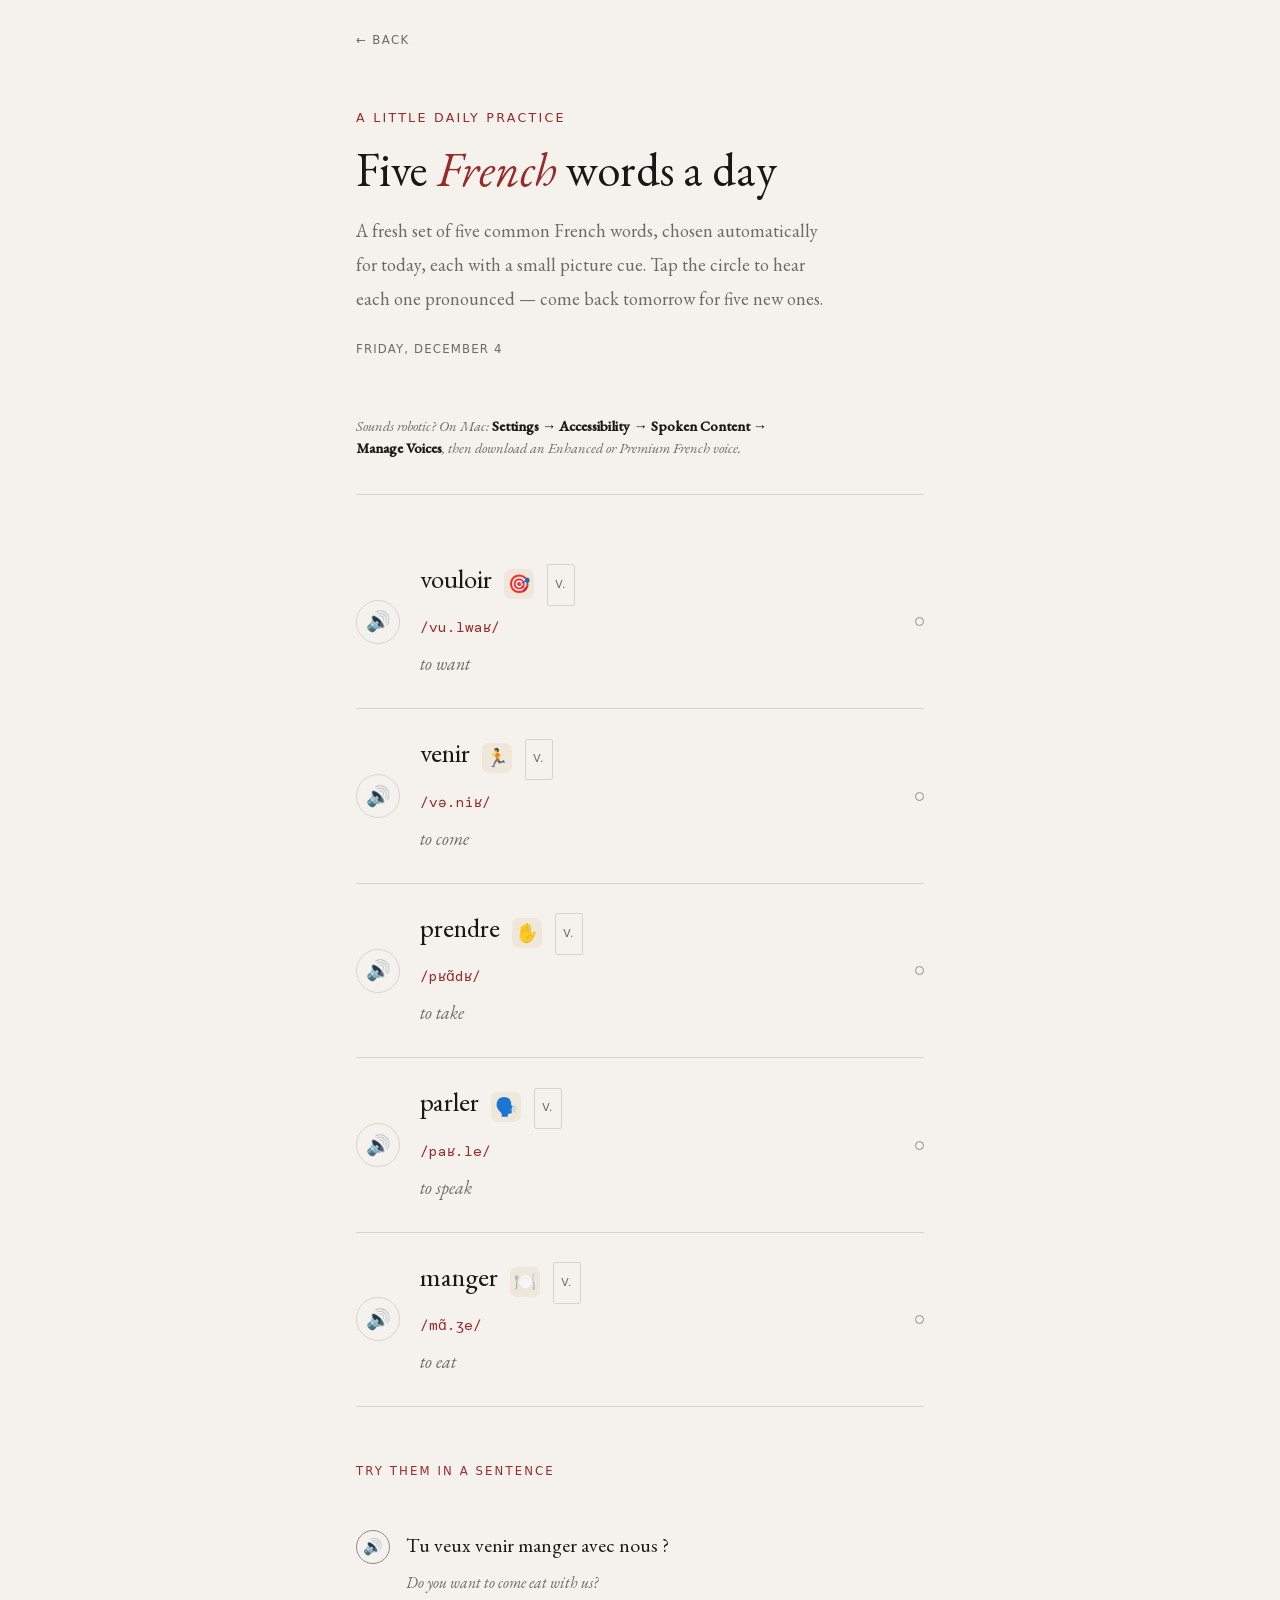
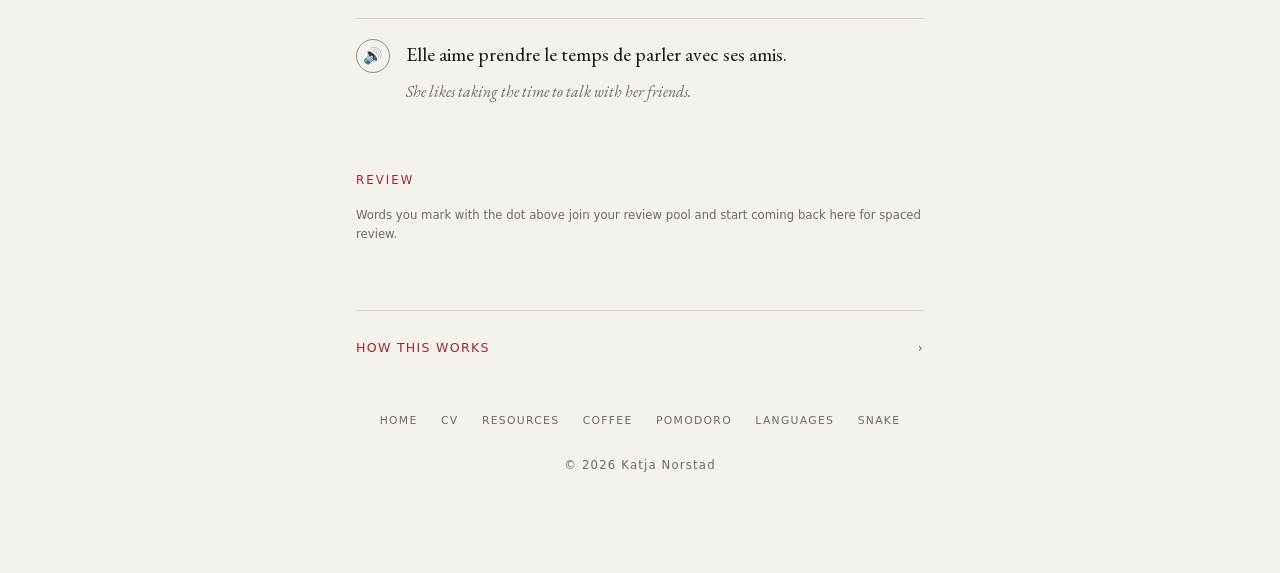
<file: mots-du-jour.html>
<!DOCTYPE html>
<html lang="en">
<head>
  <meta charset="UTF-8" />
  <meta name="viewport" content="width=device-width, initial-scale=1.0" />
  <title>Katja Norstad — Mots du jour</title>
  <!-- meta:begin (generated by tools/add-head-meta.js) -->
  <meta name="description" content="Five French words a day, with spaced repetition that brings each word back just before you would have forgotten it.">
  <link rel="canonical" href="https://katjanorstad.no/mots-du-jour.html">
  <link rel="icon" href="assets/favicon.svg" type="image/svg+xml">
  <meta property="og:type" content="website">
  <meta property="og:url" content="https://katjanorstad.no/mots-du-jour.html">
  <meta property="og:title" content="Mots du jour">
  <meta property="og:description" content="Five French words a day, with spaced repetition that brings each word back just before you would have forgotten it.">
  <meta property="og:image" content="https://katjanorstad.no/assets/og/mots-du-jour.png">
  <meta property="og:image:width" content="1200">
  <meta property="og:image:height" content="630">
  <meta property="og:site_name" content="Katja Norstad">
  <meta name="twitter:card" content="summary_large_image">
  <meta name="twitter:title" content="Mots du jour">
  <meta name="twitter:description" content="Five French words a day, with spaced repetition that brings each word back just before you would have forgotten it.">
  <meta name="twitter:image" content="https://katjanorstad.no/assets/og/mots-du-jour.png">
  <!-- meta:end -->
  <!-- Self-hosted; see tools/fetch-fonts.js. Preloading the faces THIS page
       renders immediately skips the stylesheet->font discovery hop.
       crossorigin is required even same-origin: fonts always fetch in CORS
       mode, and without it the preload is discarded and fetched twice.
       Only faces the page can reach belong here -- a preload nothing uses
       spends a connection on a file the browser throws away. Checked by
       tests/typography.test.js. -->
  <link rel="preload" as="font" type="font/woff2" crossorigin href="assets/fonts/eb-garamond-normal-400-latin.woff2">
  <link rel="preload" as="font" type="font/woff2" crossorigin href="assets/fonts/dm-mono-normal-400-latin.woff2">
  <link rel="stylesheet" href="assets/css/fonts.css">
  <link rel="stylesheet" href="assets/css/site.css">
  <link rel="stylesheet" href="assets/css/language-page.css">
  <script src="assets/js/day-math.js"></script>
  <script src="assets/js/language-page.js"></script>
</head>
<body>
<div class="wrap">
  <a href="languages.html" class="back">← Back</a>
  <main>

  <header>
    <p class="eyebrow">A little daily practice</p>
    <h1>Five <em>French</em> words a day</h1>
    <p class="intro">A fresh set of five common French words, chosen automatically for today, each with a small picture cue. Tap the circle to hear each one pronounced — come back tomorrow for five new ones.</p>
    <p class="date-line" id="dateLine"></p>
    <p class="streak" id="streakLine"></p>
    <div class="voice-picker" id="voicePicker">
      <label for="voiceSelect">Voice</label>
      <select id="voiceSelect"></select>
    </div>
    <p class="voice-tip">Sounds robotic? On Mac: <strong>Settings → Accessibility → Spoken Content → Manage Voices</strong>, then download an Enhanced or Premium French voice.</p>
  </header>

  <noscript>
    <p class="noscript-note">The five words, the two sentences and the review list are chosen in your browser, so with JavaScript turned off that part of the page stays empty. How this works, further down, is written into the page and explains what would have been there.</p>
  </noscript>

  <div class="words" id="words"></div>

  <div class="phrases" id="phrases"></div>

  <div class="review-section" id="reviewSection"></div>

  <details class="settings">
    <summary class="settings-trigger">
      <span>How this works</span>
      <span class="settings-chevron">›</span>
    </summary>
    <div class="settings-body">
      <p>The five words are picked automatically from a list of 100 common French words, grouped into 20 fixed sets of 5, based on today's date — no server, no schedule, it just recalculates whenever the page loads. The same 20 sets repeat in order every 20 days.</p>
      <p>Pronunciation uses whichever French voice your browser offers (Web Speech API), so quality depends on your browser and OS. The page picks the best-sounding one it can find rather than the default, which is usually the oldest. In Chrome that is normally a Google voice, and those are synthesised on Google's servers — the words on this page are sent there to be read aloud. Everything else here stays on your machine, and if a Google voice fails the page falls back to one that is already installed. If more than one French voice is installed, a picker appears above the words so you can choose whichever sounds best — your choice is remembered. On a Mac, System Settings → Accessibility → Spoken Content → Voices lets you download higher-quality "Premium" voices, which usually sound noticeably more natural than the default one.</p>
      <p>Tap the small dot next to a word to mark it as practiced today — that's saved locally in your browser, not shared anywhere.</p>
      <p>Below the words, two short sentences combine most of that day's words together, using common everyday phrasing, so you can hear them used in context rather than in isolation.</p>
      <p>The Review section uses spaced repetition: every word you've ever marked with the dot goes into your personal review pool. New words come back the next day; after that, saying "Got it" pushes the next review further out (1 day, then 6, then longer each time), while "Still learning" brings it back tomorrow. Everything is stored locally in your browser, going all the way back to the first word you marked.</p>
    </div>
  </details>

  </main>
  <footer>
    <nav class="sitenav" aria-label="Site">
      <a href="index.html">Home</a>
      <a href="cv.html">CV</a>
      <a href="resources.html">Resources</a>
      <a href="coffee.html">Coffee</a>
      <a href="pomodoro.html">Pomodoro</a>
      <a href="languages.html">Languages</a>
      <a href="snake.html">Snake</a>
    </nav>
    <p>© 2026 Katja Norstad</p>
  </footer>
</div>

<script>
LanguagePage.init({
  prefix: 'motsDuJour',
  lang: 'fr-FR',
  words: [
      ["bonjour","/bɔ̃.ʒuʁ/","hello / good day","interj.","👋"],
      ["merci","/mɛʁ.si/","thank you","interj.","🙏"],
      ["s'il vous plaît","/sil vu plɛ/","please","phrase","🤲"],
      ["au revoir","/o ʁə.vwaʁ/","goodbye","phrase","👋"],
      ["oui","/wi/","yes","adv.","✅"],
      ["non","/nɔ̃/","no","adv.","❌"],
      ["pardon","/paʁ.dɔ̃/","sorry / excuse me","interj.","🙇"],
      ["bienvenue","/bjɛ̃.və.ny/","welcome","n.f.","🎉"],
      ["salut","/sa.ly/","hi / bye (informal)","interj.","🙋"],
      ["à bientôt","/a bjɛ̃.to/","see you soon","phrase","⏳"],
      ["la maison","/la mɛ.zɔ̃/","the house","n.f.","🏠"],
      ["le chat","/lə ʃa/","the cat","n.m.","🐱"],
      ["le chien","/lə ʃjɛ̃/","the dog","n.m.","🐶"],
      ["l'eau","/lo/","the water","n.f.","💧"],
      ["le pain","/lə pɛ̃/","the bread","n.m.","🍞"],
      ["le temps","/lə tɑ̃/","the time / weather","n.m.","⏰"],
      ["la vie","/la vi/","the life","n.f.","🌱"],
      ["l'ami","/la.mi/","the friend","n.m.","🧑‍🤝‍🧑"],
      ["le travail","/lə tʁa.vaj/","the work","n.m.","💼"],
      ["la famille","/la fa.mij/","the family","n.f.","👨‍👩‍👧‍👦"],
      ["le jour","/lə ʒuʁ/","the day","n.m.","☀️"],
      ["la nuit","/la nɥi/","the night","n.f.","🌙"],
      ["l'école","/le.kɔl/","the school","n.f.","🏫"],
      ["la voiture","/la vwa.tyʁ/","the car","n.f.","🚗"],
      ["la ville","/la vil/","the city","n.f.","🏙️"],
      ["le livre","/lə livʁ/","the book","n.m.","📖"],
      ["la table","/la tabl/","the table","n.f.","🪑"],
      ["la fenêtre","/la fə.nɛtʁ/","the window","n.f.","🪟"],
      ["la porte","/la pɔʁt/","the door","n.f.","🚪"],
      ["le café","/lə ka.fe/","the coffee","n.m.","☕"],
      ["un","/œ̃/","one","num.","1️⃣"],
      ["deux","/dø/","two","num.","2️⃣"],
      ["trois","/tʁwa/","three","num.","3️⃣"],
      ["quatre","/katʁ/","four","num.","4️⃣"],
      ["cinq","/sɛ̃k/","five","num.","5️⃣"],
      ["six","/sis/","six","num.","6️⃣"],
      ["sept","/sɛt/","seven","num.","7️⃣"],
      ["huit","/ɥit/","eight","num.","8️⃣"],
      ["neuf","/nœf/","nine","num.","9️⃣"],
      ["dix","/dis/","ten","num.","🔟"],
      ["rouge","/ʁuʒ/","red","adj.","🔴"],
      ["bleu","/blø/","blue","adj.","🔵"],
      ["vert","/vɛʁ/","green","adj.","🟢"],
      ["jaune","/ʒon/","yellow","adj.","🟡"],
      ["noir","/nwaʁ/","black","adj.","⚫"],
      ["blanc","/blɑ̃/","white","adj.","⚪"],
      ["gris","/gʁi/","grey","adj.","🩶"],
      ["orange","/ɔ.ʁɑ̃ʒ/","orange","adj.","🟠"],
      ["être","/ɛtʁ/","to be","v.","🧍"],
      ["avoir","/a.vwaʁ/","to have","v.","🤲"],
      ["aller","/a.le/","to go","v.","🚶"],
      ["faire","/fɛʁ/","to do / make","v.","🛠️"],
      ["voir","/vwaʁ/","to see","v.","👀"],
      ["savoir","/sa.vwaʁ/","to know","v.","🧠"],
      ["pouvoir","/pu.vwaʁ/","to be able to","v.","💪"],
      ["vouloir","/vu.lwaʁ/","to want","v.","🎯"],
      ["venir","/və.niʁ/","to come","v.","🏃"],
      ["prendre","/pʁɑ̃dʁ/","to take","v.","✋"],
      ["parler","/paʁ.le/","to speak","v.","🗣️"],
      ["manger","/mɑ̃.ʒe/","to eat","v.","🍽️"],
      ["boire","/bwaʁ/","to drink","v.","🥤"],
      ["dormir","/dɔʁ.miʁ/","to sleep","v.","😴"],
      ["aimer","/ɛ.me/","to love / like","v.","❤️"],
      ["grand","/gʁɑ̃/","big / tall","adj.","📏"],
      ["petit","/pə.ti/","small","adj.","🐭"],
      ["beau","/bo/","beautiful","adj.","🌟"],
      ["joli","/ʒɔ.li/","pretty","adj.","🌸"],
      ["bon","/bɔ̃/","good","adj.","👍"],
      ["mauvais","/mo.vɛ/","bad","adj.","👎"],
      ["heureux","/œ.ʁø/","happy","adj.","😊"],
      ["triste","/tʁist/","sad","adj.","😢"],
      ["facile","/fa.sil/","easy","adj.","😌"],
      ["difficile","/di.fi.sil/","difficult","adj.","😖"],
      ["nouveau","/nu.vo/","new","adj.","✨"],
      ["vieux","/vjø/","old","adj.","🕰️"],
      ["aujourd'hui","/o.ʒuʁ.dɥi/","today","adv.","📅"],
      ["demain","/də.mɛ̃/","tomorrow","adv.","🌅"],
      ["hier","/jɛʁ/","yesterday","adv.","🌇"],
      ["maintenant","/mɛ̃t.nɑ̃/","now","adv.","⏱️"],
      ["le matin","/lə ma.tɛ̃/","the morning","n.m.","🌄"],
      ["le soir","/lə swaʁ/","the evening","n.m.","🌆"],
      ["la semaine","/la sə.mɛn/","the week","n.f.","🗓️"],
      ["le mois","/lə mwa/","the month","n.m.","📆"],
      ["l'année","/la.ne/","the year","n.f.","🎊"],
      ["le soleil","/lə sɔ.lɛj/","the sun","n.m.","☀️"],
      ["le fromage","/lə fʁɔ.maʒ/","the cheese","n.m.","🧀"],
      ["le vin","/lə vɛ̃/","the wine","n.m.","🍷"],
      ["la viande","/la vjɑ̃d/","the meat","n.f.","🥩"],
      ["le légume","/lə le.gym/","the vegetable","n.m.","🥦"],
      ["le fruit","/lə fʁɥi/","the fruit","n.m.","🍎"],
      ["le poisson","/lə pwa.sɔ̃/","the fish","n.m.","🐟"],
      ["le sucre","/lə sykʁ/","the sugar","n.m.","🍬"],
      ["le sel","/lə sɛl/","the salt","n.m.","🧂"],
      ["le gâteau","/lə gɑ.to/","the cake","n.m.","🎂"],
      ["la soupe","/la sup/","the soup","n.f.","🍲"],
      ["l'argent","/laʁ.ʒɑ̃/","the money","n.m.","💰"],
      ["l'amour","/la.muʁ/","the love","n.m.","❤️"],
      ["la musique","/la my.zik/","the music","n.f.","🎵"],
      ["la montagne","/la mɔ̃.taɲ/","the mountain","n.f.","⛰️"],
      ["la mer","/la mɛʁ/","the sea","n.f.","🌊"]
  ],
  // Each day serves one fixed group of five words, so these two practice
  // sentences are hand-written to actually use that group together rather
  // than generated. Group N here pairs with words N*5 .. N*5+4 above.
  phrases: [
      [["Bonjour ! Un café, s'il vous plaît.","Hello! A coffee, please."],["Oui, merci beaucoup, au revoir !","Yes, thank you very much, goodbye!"]],
      [["Salut ! Bienvenue chez nous.","Hi! Welcome to our home."],["Pardon, non merci, à bientôt !","Excuse me, no thank you, see you soon!"]],
      [["Le chat et le chien jouent dans la maison.","The cat and the dog are playing in the house."],["Je bois de l'eau et je mange du pain.","I'm drinking water and eating bread."]],
      [["Le temps passe vite quand on est avec sa famille.","Time passes quickly when you're with your family."],["Mon ami aime son travail et sa vie à Paris.","My friend loves his job and his life in Paris."]],
      [["Le jour, les enfants vont à l'école en voiture.","During the day, the kids go to school by car."],["La nuit, cette ville est très calme.","At night, this city is very quiet."]],
      [["Le livre est sur la table, près de la fenêtre.","The book is on the table, near the window."],["Ferme la porte et prends un café.","Close the door and grab a coffee."]],
      [["Un, deux, trois, quatre, cinq — j'apprends à compter !","One, two, three, four, five — I'm learning to count!"],["Il y a quatre chaises et une table pour cinq personnes.","There are four chairs and one table for five people."]],
      [["Six, sept, huit, neuf, dix — et on continue à compter !","Six, seven, eight, nine, ten — and we keep counting!"],["Le magasin ouvre à huit heures et ferme à dix heures.","The shop opens at eight and closes at ten."]],
      [["Le ciel est bleu, l'herbe est verte et le soleil est jaune.","The sky is blue, the grass is green and the sun is yellow."],["Elle porte une robe rouge et des chaussures noires.","She's wearing a red dress and black shoes."]],
      [["Le ciel est gris, mais j'ai une orange pour le petit-déjeuner.","The sky is grey, but I have an orange for breakfast."],["Mon chat est blanc et il est très mignon.","My cat is white and it's very cute."]],
      [["Je vais faire les courses cet après-midi.","I'm going to run errands this afternoon."],["Je ne sais pas si je peux venir te voir.","I don't know if I can come see you."]],
      [["Tu veux venir manger avec nous ?","Do you want to come eat with us?"],["Elle aime prendre le temps de parler avec ses amis.","She likes taking the time to talk with her friends."]],
      [["J'aime boire un café le matin.","I like drinking a coffee in the morning."],["Le grand chien dort à côté du petit chat.","The big dog sleeps next to the small cat."]],
      [["Quel beau temps ! Je suis très heureux.","What beautiful weather! I'm very happy."],["Ce joli gâteau a un bon goût, pas mauvais du tout !","This pretty cake tastes good, not bad at all!"]],
      [["Ce n'est pas facile de dire au revoir à un vieux ami.","It's not easy to say goodbye to an old friend."],["Elle est un peu triste, mais son nouveau travail n'est pas difficile.","She's a bit sad, but her new job isn't difficult."]],
      [["Hier, il a plu ; aujourd'hui, il fait beau.","Yesterday it rained; today the weather's nice."],["Je dois partir maintenant, mais je reviens demain matin.","I have to leave now, but I'll be back tomorrow morning."]],
      [["Le soleil brille tous les soirs cette semaine.","The sun shines every evening this week."],["Ce mois-ci passe vite ; l'année aussi.","This month is going by fast; so is the year."]],
      [["On mange du fromage, de la viande et des légumes.","We're eating cheese, meat and vegetables."],["Le vin rouge se marie bien avec un fruit sucré.","Red wine pairs well with a sweet fruit."]],
      [["Le poisson a besoin d'un peu de sel.","The fish needs a bit of salt."],["Ce gâteau a trop de sucre, mais la soupe est parfaite.","This cake has too much sugar, but the soup is perfect."]],
      [["L'argent ne fait pas le bonheur, mais l'amour et la musique, si.","Money doesn't buy happiness, but love and music do."],["Nous allons à la montagne ou à la mer cet été ?","Are we going to the mountains or the sea this summer?"]]
  ]
});
</script>
</body>
</html>
</file>
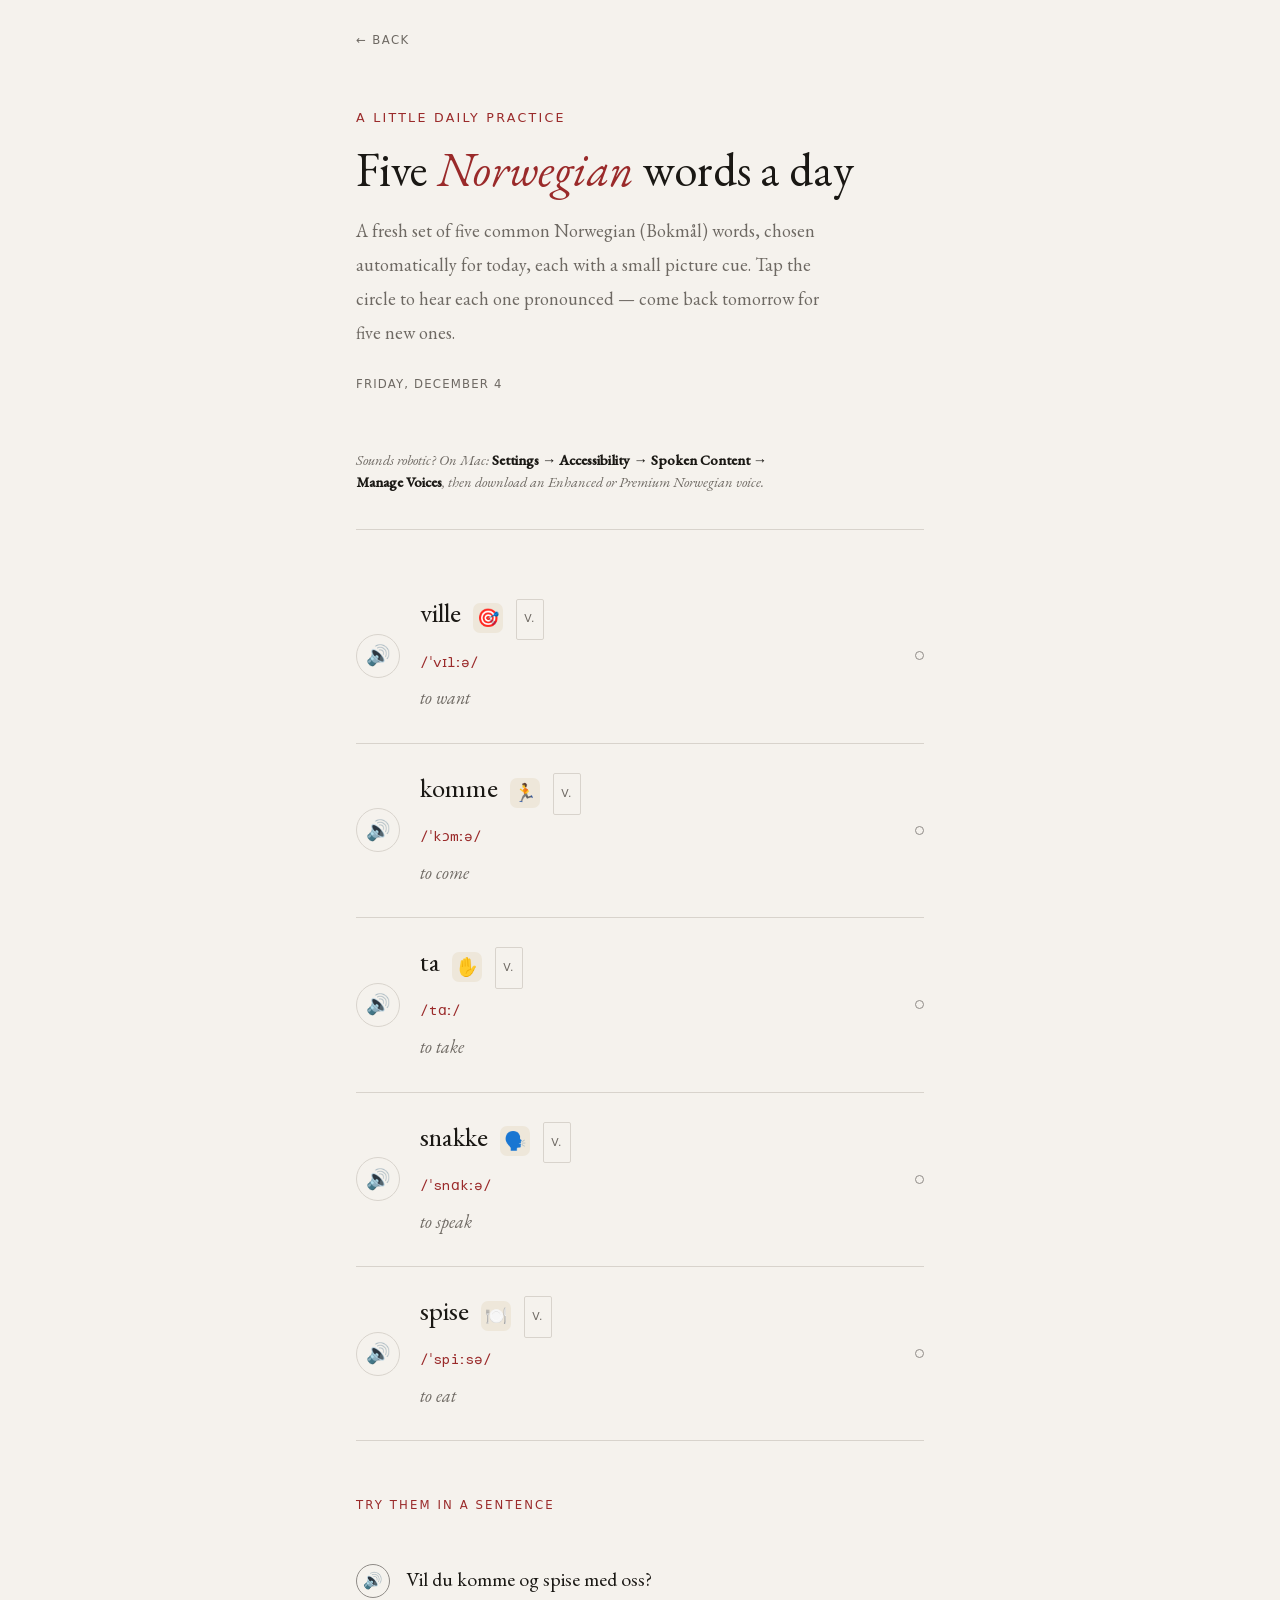
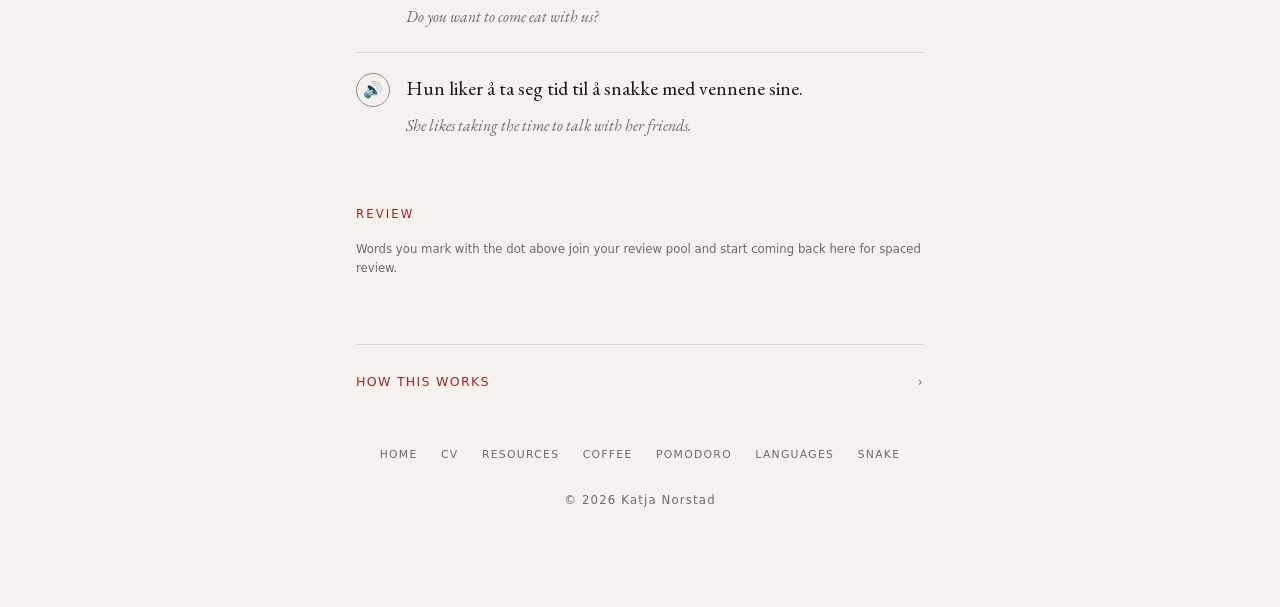
<file: norwegian.html>
<!DOCTYPE html>
<html lang="en">
<head>
  <meta charset="UTF-8" />
  <meta name="viewport" content="width=device-width, initial-scale=1.0" />
  <title>Katja Norstad — Dagens ord</title>
  <!-- meta:begin (generated by tools/add-head-meta.js) -->
  <meta name="description" content="Five Norwegian words a day, with spaced repetition that brings each word back just before you would have forgotten it.">
  <link rel="canonical" href="https://katjanorstad.no/norwegian.html">
  <link rel="icon" href="assets/favicon.svg" type="image/svg+xml">
  <meta property="og:type" content="website">
  <meta property="og:url" content="https://katjanorstad.no/norwegian.html">
  <meta property="og:title" content="Dagens ord">
  <meta property="og:description" content="Five Norwegian words a day, with spaced repetition that brings each word back just before you would have forgotten it.">
  <meta property="og:image" content="https://katjanorstad.no/assets/og/norwegian.png">
  <meta property="og:image:width" content="1200">
  <meta property="og:image:height" content="630">
  <meta property="og:site_name" content="Katja Norstad">
  <meta name="twitter:card" content="summary_large_image">
  <meta name="twitter:title" content="Dagens ord">
  <meta name="twitter:description" content="Five Norwegian words a day, with spaced repetition that brings each word back just before you would have forgotten it.">
  <meta name="twitter:image" content="https://katjanorstad.no/assets/og/norwegian.png">
  <!-- meta:end -->
  <!-- Self-hosted; see tools/fetch-fonts.js. Preloading the faces THIS page
       renders immediately skips the stylesheet->font discovery hop.
       crossorigin is required even same-origin: fonts always fetch in CORS
       mode, and without it the preload is discarded and fetched twice.
       Only faces the page can reach belong here -- a preload nothing uses
       spends a connection on a file the browser throws away. Checked by
       tests/typography.test.js. -->
  <link rel="preload" as="font" type="font/woff2" crossorigin href="assets/fonts/eb-garamond-normal-400-latin.woff2">
  <link rel="preload" as="font" type="font/woff2" crossorigin href="assets/fonts/dm-mono-normal-400-latin.woff2">
  <link rel="stylesheet" href="assets/css/fonts.css">
  <link rel="stylesheet" href="assets/css/site.css">
  <link rel="stylesheet" href="assets/css/language-page.css">
  <script src="assets/js/day-math.js"></script>
  <script src="assets/js/language-page.js"></script>
</head>
<body>
<div class="wrap">
  <a href="languages.html" class="back">← Back</a>
  <main>

  <header>
    <p class="eyebrow">A little daily practice</p>
    <h1>Five <em>Norwegian</em> words a day</h1>
    <p class="intro">A fresh set of five common Norwegian (Bokmål) words, chosen automatically for today, each with a small picture cue. Tap the circle to hear each one pronounced — come back tomorrow for five new ones.</p>
    <p class="date-line" id="dateLine"></p>
    <p class="streak" id="streakLine"></p>
    <div class="voice-picker" id="voicePicker">
      <label for="voiceSelect">Voice</label>
      <select id="voiceSelect"></select>
    </div>
    <p class="voice-tip">Sounds robotic? On Mac: <strong>Settings → Accessibility → Spoken Content → Manage Voices</strong>, then download an Enhanced or Premium Norwegian voice.</p>
  </header>

  <noscript>
    <p class="noscript-note">The five words, the two sentences and the review list are chosen in your browser, so with JavaScript turned off that part of the page stays empty. How this works, further down, is written into the page and explains what would have been there.</p>
  </noscript>

  <div class="words" id="words"></div>

  <div class="phrases" id="phrases"></div>

  <div class="review-section" id="reviewSection"></div>

  <details class="settings">
    <summary class="settings-trigger">
      <span>How this works</span>
      <span class="settings-chevron">›</span>
    </summary>
    <div class="settings-body">
      <p>The five words are picked automatically from a list of 100 common Norwegian (Bokmål) words, grouped into 20 fixed sets of 5, based on today's date — no server, no schedule, it just recalculates whenever the page loads. The same 20 sets repeat in order every 20 days.</p>
      <p>Pronunciation uses whichever Norwegian voice your browser offers (Web Speech API), so quality depends on your browser and OS. The page picks the best-sounding one it can find rather than the default, which is usually the oldest. In Chrome that is normally a Google voice, and those are synthesised on Google's servers — the words on this page are sent there to be read aloud. Everything else here stays on your machine, and if a Google voice fails the page falls back to one that is already installed. The words themselves are Bokmål; few browsers ship separate Bokmål/Nynorsk voices, so whichever Norwegian voice is installed is used for both. If more than one Norwegian voice is available, a picker appears above the words so you can choose whichever sounds best — your choice is remembered. On a Mac, System Settings → Accessibility → Spoken Content → Voices lets you download higher-quality "Premium" voices.</p>
      <p>Tap the small dot next to a word to mark it as practiced today — that's saved locally in your browser, not shared anywhere.</p>
      <p>Below the words, two short sentences combine most of that day's words together, using common everyday phrasing, so you can hear them used in context rather than in isolation.</p>
      <p>The Review section uses spaced repetition: every word you've ever marked with the dot goes into your personal review pool. New words come back the next day; after that, saying "Got it" pushes the next review further out (1 day, then 6, then longer each time), while "Still learning" brings it back tomorrow. Everything is stored locally in your browser, going all the way back to the first word you marked.</p>
    </div>
  </details>

  </main>
  <footer>
    <nav class="sitenav" aria-label="Site">
      <a href="index.html">Home</a>
      <a href="cv.html">CV</a>
      <a href="resources.html">Resources</a>
      <a href="coffee.html">Coffee</a>
      <a href="pomodoro.html">Pomodoro</a>
      <a href="languages.html">Languages</a>
      <a href="snake.html">Snake</a>
    </nav>
    <p>© 2026 Katja Norstad</p>
  </footer>
</div>

<script>
LanguagePage.init({
  prefix: 'ordForDagen',
  lang: 'nb-NO',
  words: [
      ["hei","/hæi/","hello","interj.","👋"],
      ["takk","/tɑkː/","thank you","interj.","🙏"],
      ["vær så snill","/væːr sɔ snɪlː/","please","phrase","🤲"],
      ["ha det","/hɑ deː/","goodbye","phrase","👋"],
      ["ja","/jɑː/","yes","adv.","✅"],
      ["nei","/næi/","no","adv.","❌"],
      ["unnskyld","/ˈʉnːʃʉl/","sorry / excuse me","interj.","🙇"],
      ["velkommen","/vɛlˈkɔmːən/","welcome","interj.","🎉"],
      ["morn","/moːrn/","hi / bye (informal)","interj.","🙋"],
      ["vi sees","/viː seːs/","see you soon","phrase","⏳"],
      ["huset","/ˈhʉːsə/","the house","n.","🏠"],
      ["katten","/ˈkɑtːn̩/","the cat","n.","🐱"],
      ["hunden","/ˈhʉnːən/","the dog","n.","🐶"],
      ["vannet","/ˈvɑnːə/","the water","n.","💧"],
      ["brødet","/ˈbrøːdə/","the bread","n.","🍞"],
      ["tiden","/ˈtiːdən/","the time","n.","⏰"],
      ["livet","/ˈliːvə/","the life","n.","🌱"],
      ["vennen","/ˈvɛnːən/","the friend","n.","🧑‍🤝‍🧑"],
      ["jobben","/ˈjɔbːən/","the job / work","n.","💼"],
      ["familien","/fɑˈmiːliən/","the family","n.","👨‍👩‍👧‍👦"],
      ["dagen","/ˈdɑːgən/","the day","n.","☀️"],
      ["natten","/ˈnɑtːən/","the night","n.","🌙"],
      ["skolen","/ˈskuːlən/","the school","n.","🏫"],
      ["bilen","/ˈbiːlən/","the car","n.","🚗"],
      ["byen","/ˈbyːən/","the city","n.","🏙️"],
      ["boken","/ˈbuːkən/","the book","n.","📖"],
      ["bordet","/ˈbuːrə/","the table","n.","🪑"],
      ["vinduet","/ˈvɪnːʉə/","the window","n.","🪟"],
      ["døren","/ˈdøːrən/","the door","n.","🚪"],
      ["kaffen","/ˈkɑfːən/","the coffee","n.","☕"],
      ["en","/eːn/","one","num.","1️⃣"],
      ["to","/tuː/","two","num.","2️⃣"],
      ["tre","/treː/","three","num.","3️⃣"],
      ["fire","/ˈfiːrə/","four","num.","4️⃣"],
      ["fem","/fɛm/","five","num.","5️⃣"],
      ["seks","/sɛks/","six","num.","6️⃣"],
      ["sju","/ʃʉː/","seven","num.","7️⃣"],
      ["åtte","/ˈɔtːə/","eight","num.","8️⃣"],
      ["ni","/niː/","nine","num.","9️⃣"],
      ["ti","/tiː/","ten","num.","🔟"],
      ["rød","/røː/","red","adj.","🔴"],
      ["blå","/blɔː/","blue","adj.","🔵"],
      ["grønn","/grœnː/","green","adj.","🟢"],
      ["gul","/gʉːl/","yellow","adj.","🟡"],
      ["svart","/svɑʈ/","black","adj.","⚫"],
      ["hvit","/viːt/","white","adj.","⚪"],
      ["grå","/grɔː/","grey","adj.","🩶"],
      ["oransje","/oˈrɑnʃə/","orange","adj.","🟠"],
      ["være","/ˈvæːrə/","to be","v.","🧍"],
      ["ha","/hɑː/","to have","v.","🤲"],
      ["gå","/gɔː/","to go","v.","🚶"],
      ["gjøre","/ˈjøːrə/","to do / make","v.","🛠️"],
      ["se","/seː/","to see","v.","👀"],
      ["vite","/ˈviːtə/","to know","v.","🧠"],
      ["kunne","/ˈkʉnːə/","to be able to","v.","💪"],
      ["ville","/ˈvɪlːə/","to want","v.","🎯"],
      ["komme","/ˈkɔmːə/","to come","v.","🏃"],
      ["ta","/tɑː/","to take","v.","✋"],
      ["snakke","/ˈsnɑkːə/","to speak","v.","🗣️"],
      ["spise","/ˈspiːsə/","to eat","v.","🍽️"],
      ["drikke","/ˈdrɪkːə/","to drink","v.","🥤"],
      ["sove","/ˈsoːvə/","to sleep","v.","😴"],
      ["elske","/ˈɛlːskə/","to love / like","v.","❤️"],
      ["stor","/stuːr/","big / tall","adj.","📏"],
      ["liten","/ˈliːtən/","small","adj.","🐭"],
      ["vakker","/ˈvɑkːər/","beautiful","adj.","🌟"],
      ["pen","/peːn/","pretty","adj.","🌸"],
      ["god","/guː/","good","adj.","👍"],
      ["dårlig","/ˈdɔːrli/","bad","adj.","👎"],
      ["glad","/glɑː/","happy","adj.","😊"],
      ["trist","/trɪst/","sad","adj.","😢"],
      ["lett","/lɛtː/","easy","adj.","😌"],
      ["vanskelig","/ˈvɑnskəli/","difficult","adj.","😖"],
      ["ny","/nyː/","new","adj.","✨"],
      ["gammel","/ˈgɑmːəl/","old","adj.","🕰️"],
      ["i dag","/i dɑːg/","today","adv.","📅"],
      ["i morgen","/i ˈmɔrːn/","tomorrow","adv.","🌅"],
      ["i går","/i gɔːr/","yesterday","adv.","🌇"],
      ["nå","/nɔː/","now","adv.","⏱️"],
      ["morgenen","/ˈmɔrːnən/","the morning","n.","🌄"],
      ["kvelden","/ˈkvɛlːən/","the evening","n.","🌆"],
      ["uken","/ˈʉːkən/","the week","n.","🗓️"],
      ["måneden","/ˈmoːnədən/","the month","n.","📆"],
      ["året","/ˈɔːrə/","the year","n.","🎊"],
      ["solen","/ˈsuːlən/","the sun","n.","☀️"],
      ["osten","/ˈuːstən/","the cheese","n.","🧀"],
      ["vinen","/ˈviːnən/","the wine","n.","🍷"],
      ["kjøttet","/ˈçøtːə/","the meat","n.","🥩"],
      ["grønnsaken","/ˈgrœnːsɑːkən/","the vegetable","n.","🥦"],
      ["frukten","/ˈfrʉktən/","the fruit","n.","🍎"],
      ["fisken","/ˈfɪskən/","the fish","n.","🐟"],
      ["sukkeret","/ˈsʉkːərə/","the sugar","n.","🍬"],
      ["saltet","/ˈsɑltə/","the salt","n.","🧂"],
      ["kaken","/ˈkɑːkən/","the cake","n.","🎂"],
      ["suppen","/ˈsʉpːən/","the soup","n.","🍲"],
      ["pengene","/ˈpɛŋːənə/","the money","n.","💰"],
      ["kjærligheten","/ˈçæːrlihetːən/","the love","n.","❤️"],
      ["musikken","/mʉˈsɪkːən/","the music","n.","🎵"],
      ["fjellet","/ˈfjɛlːə/","the mountain","n.","⛰️"],
      ["havet","/ˈhɑːvə/","the sea","n.","🌊"]
  ],
  // Each day serves one fixed group of five words, so these two practice
  // sentences are hand-written to actually use that group together rather
  // than generated. Group N here pairs with words N*5 .. N*5+4 above.
  phrases: [
      [["Hei! En kaffe, vær så snill.","Hello! A coffee, please."],["Ja, tusen takk, ha det!","Yes, thank you very much, goodbye!"]],
      [["Morn! Velkommen hjem til oss.","Hi! Welcome to our home."],["Unnskyld, nei takk, vi sees!","Excuse me, no thank you, see you soon!"]],
      [["Katten og hunden leker i huset.","The cat and the dog are playing in the house."],["Jeg drikker vann og spiser brød.","I'm drinking water and eating bread."]],
      [["Tiden går fort når man er med familien.","Time passes quickly when you're with family."],["Vennen min elsker jobben og livet sitt i Oslo.","My friend loves his job and his life in Oslo."]],
      [["Om dagen kjører barna til skolen med bil.","During the day, the kids drive to school by car."],["Om natten er denne byen veldig stille.","At night, this city is very quiet."]],
      [["Boken ligger på bordet, ved vinduet.","The book is on the table, by the window."],["Lukk døren og ta en kaffe.","Close the door and grab a coffee."]],
      [["En, to, tre, fire, fem — jeg lærer å telle!","One, two, three, four, five — I'm learning to count!"],["Det er fire stoler og ett bord til fem personer.","There are four chairs and one table for five people."]],
      [["Seks, sju, åtte, ni, ti — og vi fortsetter å telle!","Six, seven, eight, nine, ten — and we keep counting!"],["Butikken åpner klokka åtte og stenger klokka ti.","The shop opens at eight and closes at ten."]],
      [["Himmelen er blå, gresset er grønt og solen er gul.","The sky is blue, the grass is green and the sun is yellow."],["Hun har på seg en rød kjole og svarte sko.","She's wearing a red dress and black shoes."]],
      [["Himmelen er grå, men jeg har en oransje til frokost.","The sky is grey, but I have an orange for breakfast."],["Katten min er hvit og veldig søt.","My cat is white and very cute."]],
      [["Jeg skal gjøre noen ærender i ettermiddag.","I'm going to run some errands this afternoon."],["Jeg vet ikke om jeg kan komme og se deg.","I don't know if I can come see you."]],
      [["Vil du komme og spise med oss?","Do you want to come eat with us?"],["Hun liker å ta seg tid til å snakke med vennene sine.","She likes taking the time to talk with her friends."]],
      [["Jeg elsker å drikke en kaffe om morgenen.","I love drinking a coffee in the morning."],["Den store hunden sover ved siden av den lille katten.","The big dog sleeps next to the small cat."]],
      [["For et vakkert vær! Jeg er veldig glad.","What beautiful weather! I'm very happy."],["Denne pene kaken smaker godt, ikke dårlig i det hele tatt!","This pretty cake tastes good, not bad at all!"]],
      [["Det er ikke lett å si ha det til en gammel venn.","It's not easy to say goodbye to an old friend."],["Hun er litt trist, men den nye jobben hennes er ikke vanskelig.","She's a bit sad, but her new job isn't difficult."]],
      [["I går regnet det; i dag er det fint vær.","Yesterday it rained; today the weather's nice."],["Jeg må dra nå, men jeg kommer tilbake i morgen tidlig.","I have to leave now, but I'll be back tomorrow morning."]],
      [["Solen skinner hver kveld denne uken.","The sun shines every evening this week."],["Denne måneden går fort; året også.","This month is going by fast; so is the year."]],
      [["Vi spiser ost, kjøtt og grønnsaker.","We're eating cheese, meat and vegetables."],["Rødvin passer godt til en søt frukt.","Red wine pairs well with a sweet fruit."]],
      [["Fisken trenger litt salt.","The fish needs a bit of salt."],["Denne kaken har for mye sukker, men suppen er perfekt.","This cake has too much sugar, but the soup is perfect."]],
      [["Penger kjøper ikke lykke, men kjærligheten og musikken gjør det.","Money doesn't buy happiness, but love and music do."],["Skal vi dra til fjellet eller havet denne sommeren?","Are we going to the mountains or the sea this summer?"]]
  ]
});
</script>
</body>
</html>
</file>
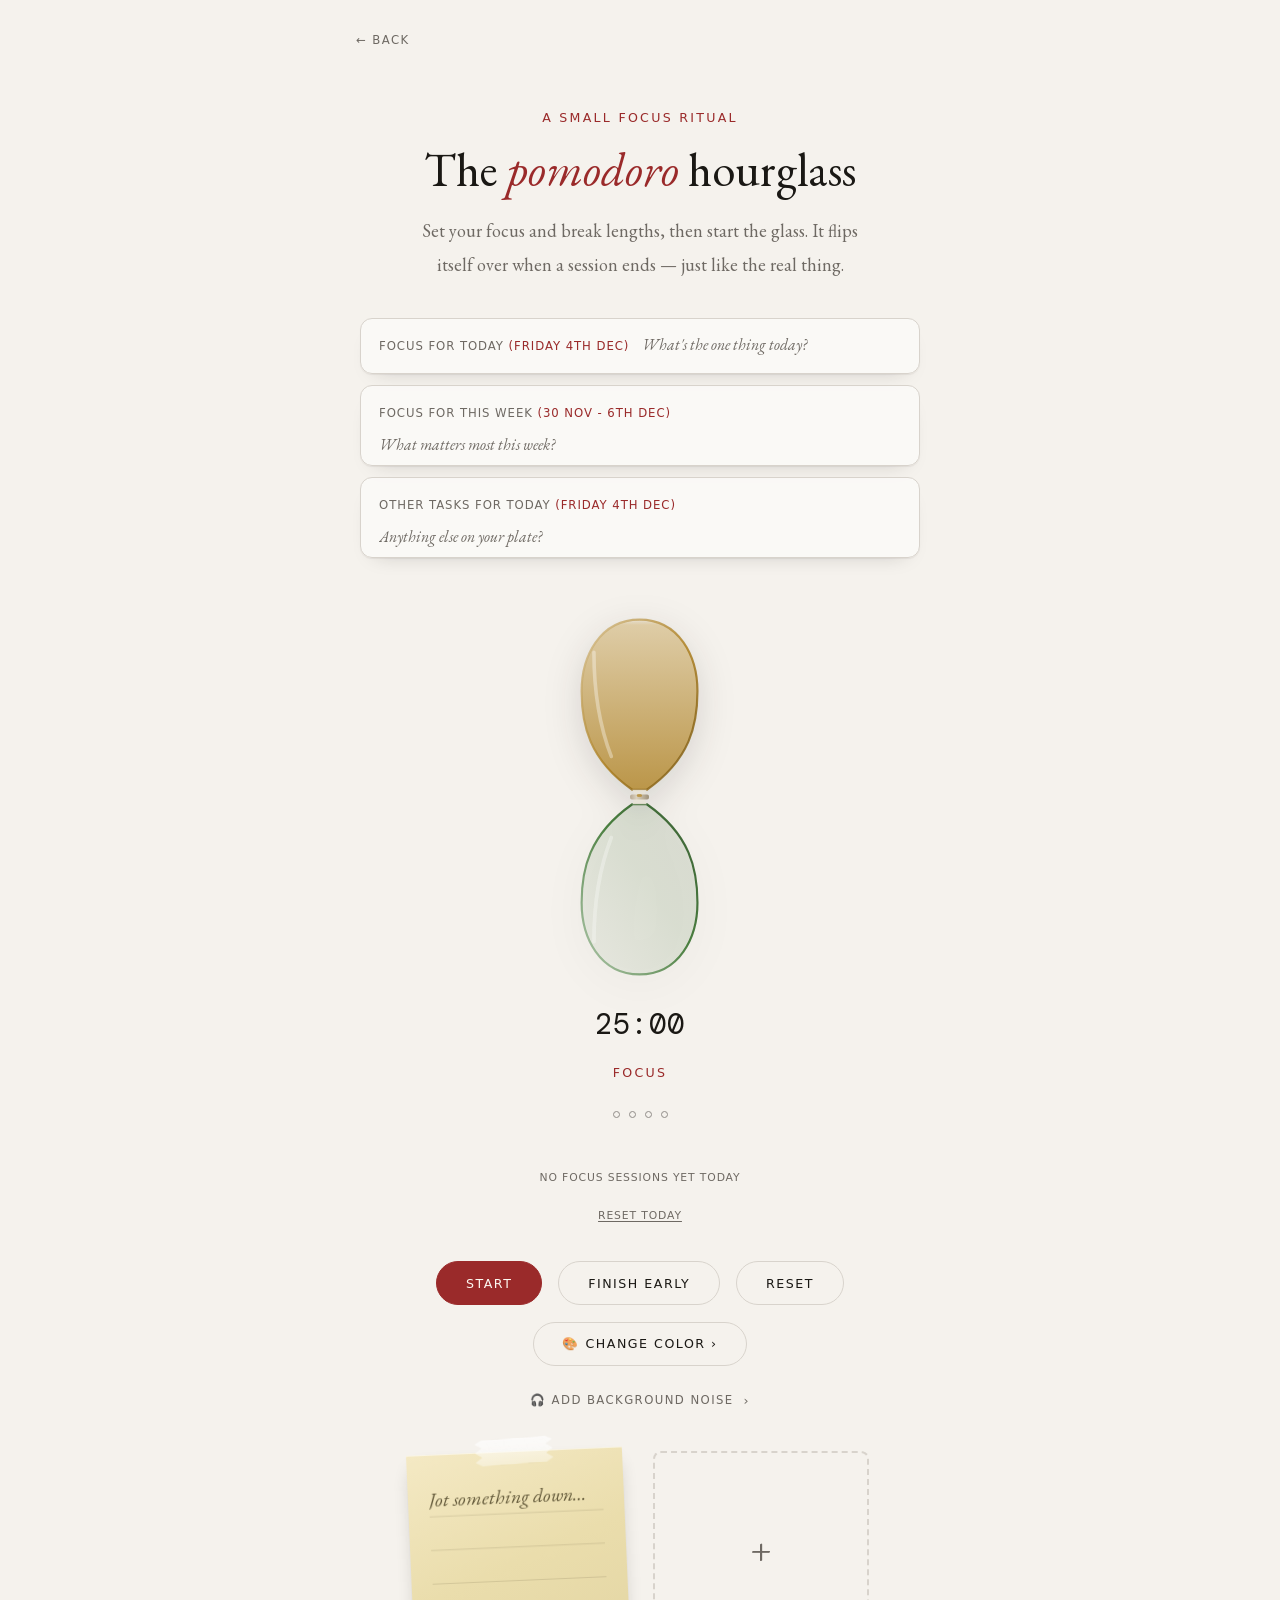
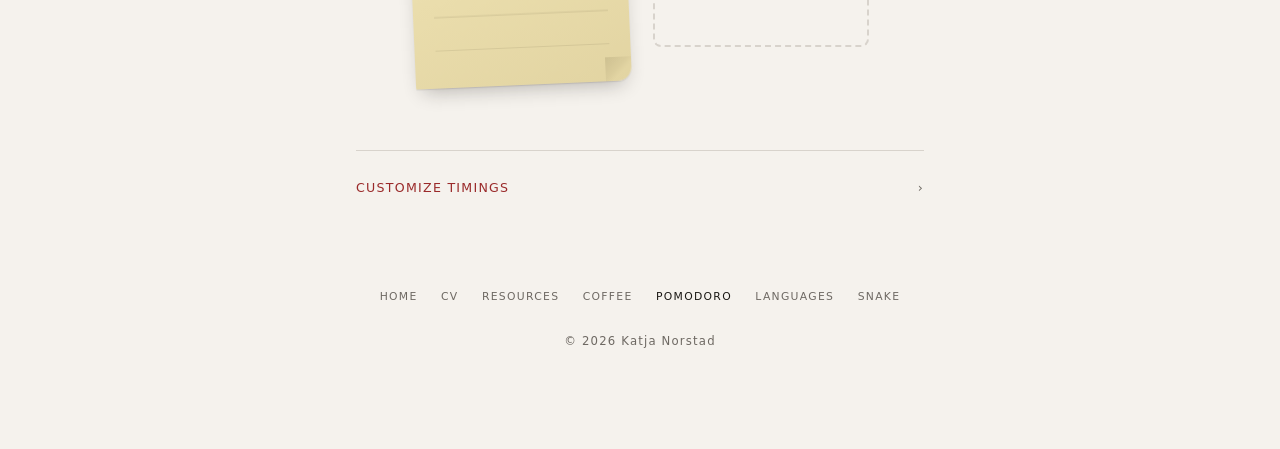
<file: pomodoro.html>
<!DOCTYPE html>
<html lang="en">
<head>
  <meta charset="UTF-8" />
  <meta name="viewport" content="width=device-width, initial-scale=1.0" />
  <title>Katja Norstad — Pomodoro hourglass</title>
  <!-- meta:begin (generated by tools/add-head-meta.js) -->
  <meta name="description" content="A pomodoro timer shaped like an hourglass. Twenty-five minute focus sessions, short breaks, and a long break every fourth round.">
  <link rel="canonical" href="https://katjanorstad.no/pomodoro.html">
  <link rel="icon" href="assets/favicon.svg" type="image/svg+xml">
  <meta property="og:type" content="website">
  <meta property="og:url" content="https://katjanorstad.no/pomodoro.html">
  <meta property="og:title" content="Pomodoro hourglass">
  <meta property="og:description" content="A pomodoro timer shaped like an hourglass. Twenty-five minute focus sessions, short breaks, and a long break every fourth round.">
  <meta property="og:image" content="https://katjanorstad.no/assets/og/pomodoro.png">
  <meta property="og:image:width" content="1200">
  <meta property="og:image:height" content="630">
  <meta property="og:site_name" content="Katja Norstad">
  <meta name="twitter:card" content="summary_large_image">
  <meta name="twitter:title" content="Pomodoro hourglass">
  <meta name="twitter:description" content="A pomodoro timer shaped like an hourglass. Twenty-five minute focus sessions, short breaks, and a long break every fourth round.">
  <meta name="twitter:image" content="https://katjanorstad.no/assets/og/pomodoro.png">
  <!-- meta:end -->
  <!-- Self-hosted; see tools/fetch-fonts.js. Preloading the faces THIS page
       renders immediately skips the stylesheet->font discovery hop.
       crossorigin is required even same-origin: fonts always fetch in CORS
       mode, and without it the preload is discarded and fetched twice.
       Only faces the page can reach belong here -- a preload nothing uses
       spends a connection on a file the browser throws away. Checked by
       tests/typography.test.js. -->
  <link rel="preload" as="font" type="font/woff2" crossorigin href="assets/fonts/eb-garamond-normal-400-latin.woff2">
  <link rel="preload" as="font" type="font/woff2" crossorigin href="assets/fonts/dm-mono-normal-400-latin.woff2">
  <link rel="stylesheet" href="assets/css/fonts.css">
  <link rel="stylesheet" href="assets/css/site.css">
  <link rel="stylesheet" href="assets/css/pomodoro.css">
  <script src="assets/js/pomodoro-cycle.js"></script>
</head>
<body>
<div class="wrap">
  <a href="index.html" class="back">← Back</a>
  <main>

  <header>
    <p class="eyebrow">A small focus ritual</p>
    <h1>The <em>pomodoro</em> hourglass</h1>
    <p class="intro">Set your focus and break lengths, then start the glass. It flips itself over when a session ends — just like the real thing.</p>
  </header>

  <noscript>
    <p class="noscript-note">The timer and the hourglass both run in the browser, so with JavaScript turned off the glass will not fill and the clock will not count.</p>
  </noscript>

  <div class="focus-block focus-row" id="todayFocus">
    <label class="focus-label" id="todayFocusLabel" for="todayFocusInput">Focus for today</label>
    <textarea id="todayFocusInput" class="focus-input" rows="1" placeholder="What's the one thing today?" aria-labelledby="todayFocusLabel"></textarea>
  </div>

  <div class="focus-block focus-row" id="weekFocus">
    <label class="focus-label" id="weekFocusLabel" for="weekFocusInput">Focus for this week</label>
    <textarea id="weekFocusInput" class="focus-input" rows="1" placeholder="What matters most this week?" aria-labelledby="weekFocusLabel"></textarea>
  </div>

  <div class="focus-block focus-row" id="otherTasks">
    <label class="focus-label" id="otherTasksLabel" for="otherTasksInput">Other tasks for today</label>
    <textarea id="otherTasksInput" class="focus-input" rows="1" placeholder="Anything else on your plate?" aria-labelledby="otherTasksLabel"></textarea>
  </div>

  <div class="glass-section">
    <div class="glass-stage">
      <div class="glass-rotor" id="rotor">
        <!-- The box is cropped close to the glass, which is where the extra
             size comes from: no coordinate in the drawing moved, the frame it
             used to hold just went away, and `-10 -24 230 568` had 24 units
             of empty margin top and bottom for the caps that are no longer
             there. The glass spans x 25-185, y 15-505; this leaves 5 units of
             air on every side, enough for the 3-unit stroke and its
             antialiasing and nothing else.

             Still centred exactly on (105, 260) -- the point the rotor spins
             about -- so the flip stays registered. Off-centre, the drawing
             would swing sideways instead of turning in place. -->
        <svg id="hourglass-svg" viewBox="20 10 170 500" xmlns="http://www.w3.org/2000/svg">
          <defs>
            <linearGradient id="amberGlass" x1="0" y1="0" x2="1" y2="1">
              <stop id="stopAmber1" offset="0%" stop-color="#f8d9ae"/>
              <stop id="stopAmber2" offset="55%" stop-color="#f2a355"/>
              <stop id="stopAmber3" offset="100%" stop-color="#b8460f"/>
            </linearGradient>
            <linearGradient id="blueGlass" x1="0" y1="1" x2="1" y2="0">
              <stop id="stopBlue1" offset="0%" stop-color="#dde4ee"/>
              <stop id="stopBlue2" offset="55%" stop-color="#6b83a8"/>
              <stop id="stopBlue3" offset="100%" stop-color="#1b2a4e"/>
            </linearGradient>
            <!-- The leading stop-opacity:0 is what stops the sand surface
                 reading as a water line. Gradient units are the object
                 bounding box, so offset 3% is always 3% of however much sand
                 is currently in the bulb: the soft edge tracks the surface
                 up and down for free, with no JS touching it. -->
            <linearGradient id="sandAmber" x1="0" y1="0" x2="0" y2="1">
              <stop id="stopSandAmber0" offset="0%" stop-color="#fbe6c4" stop-opacity="0"/>
              <stop id="stopSandAmber1" offset="3%" stop-color="#fbe6c4"/>
              <stop id="stopSandAmber2" offset="100%" stop-color="#f0ab5a"/>
            </linearGradient>
            <linearGradient id="sandBlue" x1="0" y1="0" x2="0" y2="1">
              <stop id="stopSandBlue0" offset="0%" stop-color="#e3e8f2" stop-opacity="0"/>
              <stop id="stopSandBlue1" offset="3%" stop-color="#e3e8f2"/>
              <stop id="stopSandBlue2" offset="100%" stop-color="#a9b7d3"/>
            </linearGradient>
            <!-- The collar's material. It was the frame's too, until the
                 frame went; the name changed with the job but the colours
                 did not, because the reason for them is unchanged.
                 Deliberately NOT in the palette: the four palettes recolour
                 the sand and the glass, and a band that changed with them
                 would read as a third coloured element rather than as the
                 hardware pinching the two together. This warm taupe sits
                 against all four. Left-to-right, so the band picks up its own
                 highlight across its width and reads as turned metal. -->
            <linearGradient id="collarBand" x1="0" y1="0" x2="1" y2="0">
              <stop offset="0%"   stop-color="#b3a48d"/>
              <stop offset="34%"  stop-color="#d9cfbc"/>
              <stop offset="100%" stop-color="#97896f"/>
            </linearGradient>
            <clipPath id="topClip">
              <path d="M95,250 C35,208 25,160 25,114 C25,66 50,15 105,15 C160,15 185,66 185,114 C185,160 175,208 115,250 L95,250 Z"/>
            </clipPath>
            <clipPath id="bottomClip">
              <path d="M95,270 C35,312 25,360 25,406 C25,454 50,505 105,505 C160,505 185,454 185,406 C185,360 175,312 115,270 L95,270 Z"/>
            </clipPath>
          </defs>

          <!-- The bulb profile: an oval, widest at y=114, which is 42% of the
               way down from the crown, tapering to the neck at (95,250).

               This shape was changed and then changed back, so the reasoning
               is worth keeping. The argument for replacing it was that an oval
               is the outline of a balloon and an hourglass is widest at the
               RIM, and that once the wooden frame came off the silhouette had
               to say "hourglass" on its own. That produced a bulb widest 18%
               of the way down, and the honest verdict on it is that it read as
               a plumb bob. A rule that is right in the abstract can still be
               wrong at the size it is drawn.

               The other half of that argument does not survive either. The
               real defect at the time was the glass TINT: at 0.34 an empty
               bulb measured 71% as far from the paper as a full one, so at
               25:00 both halves looked full and the drawing said nothing about
               the time left. That is fixed independently, at 0.12, and it was
               never a property of the outline. Two problems were diagnosed as
               one.

               So: oval, and the frame stays off. Bounding box x 25 to 185,
               y 15 to 505, waist 20 wide.

               Every coordinate has a partner at y -> 520-y with x unchanged,
               because the flip is a rotateX about the stage's middle. Pinned
               by tests/hourglass.test.js. -->
          <!-- The tint in the empty half of the glass. 0.12, down from 0.34,
               and the number matters more than it looks.

               The gradient runs to #1b2a4e at its far stop, which is nearly
               black. At 0.34 that laid enough colour inside the bottom bulb
               that an EMPTY bulb measured 71% as far from the paper as a bulb
               packed with sand: at 25:00, with no sand below at all, the
               drawing showed a solid blue mass. The tint was impersonating
               the thing it is supposed to contain, which is why both halves
               looked equally full no matter what the timer said.

               Measured on a render of this page at six values. The full bulb
               sits at 92.0 from paper at every one of them, because what you
               see there is sand and the sand is opaque, so this costs nothing
               on the full side; only the empty side moves. 0.12 puts the
               empty bulb at 29% of a full one, which is a clear three-to-one
               read while still leaving visible glass. The outline is a
               separate path at opacity 0.85 and is untouched, so the
               silhouette holds regardless of what happens here. -->
          <!-- top bulb glass -->
          <path d="M95,250 C35,208 25,160 25,114 C25,66 50,15 105,15 C160,15 185,66 185,114 C185,160 175,208 115,250 L95,250 Z" fill="url(#amberGlass)" opacity="0.12"/>
          <!-- top sand fill -->
          <g clip-path="url(#topClip)">
            <rect id="sandTop" x="20" y="15" width="170" height="235" fill="url(#sandAmber)"/>
          </g>
          <path d="M95,250 C35,208 25,160 25,114 C25,66 50,15 105,15 C160,15 185,66 185,114 C185,160 175,208 115,250 L95,250 Z" fill="none" stroke="url(#amberGlass)" stroke-width="3" opacity="0.85"/>

          <!-- bottom bulb glass -->
          <path d="M95,270 C35,312 25,360 25,406 C25,454 50,505 105,505 C160,505 185,454 185,406 C185,360 175,312 115,270 L95,270 Z" fill="url(#blueGlass)" opacity="0.12"/>
          <!-- bottom sand fill -->
          <g clip-path="url(#bottomClip)">
            <rect id="sandBottom" x="20" y="505" width="170" height="0" fill="url(#sandBlue)"/>
          </g>
          <path d="M95,270 C35,312 25,360 25,406 C25,454 50,505 105,505 C160,505 185,454 185,406 C185,360 175,312 115,270 L95,270 Z" fill="none" stroke="url(#blueGlass)" stroke-width="3" opacity="0.85"/>

          <!-- Neck, waisted rather than a straight 20px channel: the curves
               pull it in to 14px at y=260 so the two bulbs look pinched
               together instead of joined by a peg. Symmetric about both axes,
               so it survives the flip. -->
          <path d="M95,250 C99,255 99,265 95,270 L115,270 C111,265 111,255 115,250 Z"
                fill="#e8e2d6" opacity="0.9"/>
          <!-- Collar, and now the only hardware in the drawing. The waist is
               20 units of a 500-unit glass and it was cream on cream, so the
               two bulbs looked merely adjacent rather than joined.

               It is also the one shape that must not appear to move when the
               glass turns over, and it manages that by being its own mirror
               image about the rotor's centre of rotation, (105,260). 92 + 26
               = 118, and 210 - 118 = 92; 256.5 + 7 = 263.5, and 520 - 263.5 =
               256.5. Nudge either and it will visibly jump on every flip.
               Pinned by tests/hourglass.test.js. -->
          <rect id="collar" x="92" y="256.5" width="26" height="7" rx="2.5"
                fill="url(#collarBand)" opacity="0.92"/>

          <!-- Falling grains. The delays are an even 0.1s apart across the
               0.5s cycle, so the stream is continuous; they used to be
               0/.13/.26/.39/.42, and that last near-duplicate made two grains
               drop together and left a visible gap after them. -->
          <g id="stream">
            <circle class="grain" cx="103" cy="258" r="1.8" fill="#f0ab5a" style="animation-delay:0s"/>
            <circle class="grain" cx="107" cy="258" r="1.6" fill="#f0ab5a" style="animation-delay:.1s"/>
            <circle class="grain" cx="105" cy="258" r="1.7" fill="#f0ab5a" style="animation-delay:.2s"/>
            <circle class="grain" cx="104" cy="258" r="1.5" fill="#f0ab5a" style="animation-delay:.3s"/>
            <circle class="grain" cx="106" cy="258" r="1.7" fill="#f0ab5a" style="animation-delay:.4s"/>
          </g>

          <!-- Glass highlights, redrawn to run parallel to the funnel wall
               about 15 units inside it. They used to bow the other way, away
               from the wall and back, which is how light sits on a sphere, and
               reading as a sphere is exactly the problem the bulb shape above
               was changed to fix. A highlight that tracks a straight-ish wall
               reads as a sheet of curved glass instead.

               Both are on the LEFT, and that is deliberate: the flip is a
               rotateX, which mirrors vertically, so the bottom highlight is
               the top one with y -> 520-y and x untouched. A point-mirrored
               copy would slide to the right-hand wall halfway through every
               turn. -->
          <path d="M42,60 C42,120 52,168 66,204" stroke="#ffffff" stroke-width="5" stroke-linecap="round" fill="none" opacity="0.35"/>
          <path d="M42,460 C42,400 52,352 66,316" stroke="#ffffff" stroke-width="5" stroke-linecap="round" fill="none" opacity="0.3"/>
        </svg>
      </div>
    </div>

    <div class="time-display" id="timeDisplay">25:00</div>
    <div class="mode-label" id="modeLabel">Focus</div>
    <div class="dots" id="dots"></div>

    <div class="daily-summary">
      <div class="daily-hourglasses" id="dailyHourglasses" aria-hidden="true"></div>
      <p class="daily-text" id="dailyText"></p>
      <button class="daily-reset" id="dailyResetBtn" type="button">Reset today</button>
    </div>

    <div class="controls">
      <button class="btn primary" id="startPauseBtn">Start</button>
      <button class="btn" id="finishEarlyBtn" title="End this session now and move to the next one">Finish early</button>
      <button class="btn" id="resetBtn">Reset</button>
      <button class="btn" id="paletteToggle" type="button" aria-expanded="false" aria-controls="palettePanel" title="Choose a color combination">
        🎨 <span id="paletteToggleLabel">Change color</span><span class="btn-chevron">›</span>
      </button>
    </div>

    <div class="ambience-panel" id="palettePanel">
      <div class="palette-grid" id="paletteGrid"></div>
      <button class="palette-shuffle" id="paletteShuffle" type="button">🔀 Show other combinations</button>
    </div>

    <div class="ambience-toggle-wrap">
      <button class="ambience-toggle" id="ambienceToggle" type="button" aria-expanded="false" aria-controls="ambiencePanel">
        <span class="ambience-toggle-label">🎧 Add background noise</span>
        <span class="ambience-chevron">›</span>
      </button>
    </div>
    <div class="ambience-panel" id="ambiencePanel">
      <div class="ambience-grid">
        <button class="ambience-chip" id="cafeBtn"><span class="chip-icon">☕</span><span class="chip-label">Café</span></button>
        <button class="ambience-chip" id="forestBtn"><span class="chip-icon">🌲</span><span class="chip-label">Forest</span></button>
        <button class="ambience-chip" id="wavesBtn"><span class="chip-icon">🌊</span><span class="chip-label">Ocean waves</span></button>
        <button class="ambience-chip" id="fireBtn"><span class="chip-icon">🔥</span><span class="chip-label">Fireplace</span></button>
        <button class="ambience-chip" id="pinkBtn"><span class="chip-icon">🩷</span><span class="chip-label">Pink noise</span></button>
      </div>
      <audio id="cafeAudio" loop preload="none" src="ambience-coffee.mp3"></audio>
      <audio id="forestAudio" loop preload="none" src="ambience-forest.mp3"></audio>
      <audio id="wavesAudio" loop preload="none" src="ambience-waves.mp3"></audio>
      <audio id="fireAudio" loop preload="none" src="ambience-fire.mp3"></audio>
      <!-- The ocean and fireplace recordings are CC BY 4.0, which requires
           credit naming the author, the work, the source and the licence. The
           other two are CC0 and require nothing; they are credited as a
           courtesy. Enforced by tests/assets.test.js. -->
      <p class="ambience-credit">
        Field recordings from Freesound:
        <a href="https://freesound.org/s/689957/" target="_blank" rel="noopener">Café</a> by Matias44 (CC0),
        <a href="https://freesound.org/s/838024/" target="_blank" rel="noopener">Forest</a> by bruno.auzet (CC0),
        <a href="https://freesound.org/s/400632/" target="_blank" rel="noopener">Ocean waves</a> by InspectorJ
        (<a href="https://creativecommons.org/licenses/by/4.0/" target="_blank" rel="noopener">CC BY 4.0</a>),
        <a href="https://freesound.org/s/18766/" target="_blank" rel="noopener">Chimney fire</a> by reinsamba
        (<a href="https://creativecommons.org/licenses/by/4.0/" target="_blank" rel="noopener">CC BY 4.0</a>)
      </p>
    </div>

    <div class="postit-wrap" id="postitWrap"></div>
  </div>

  <details class="settings">
    <summary class="settings-trigger">
      <span>Customize timings</span>
      <span class="settings-chevron">›</span>
    </summary>
    <div class="settings-body">
      <div class="field">
        <label for="focusInput">Focus (minutes)</label>
        <input type="number" id="focusInput" min="1" max="180" value="25">
      </div>
      <div class="field">
        <label for="shortBreakInput">Short break (minutes)</label>
        <input type="number" id="shortBreakInput" min="1" max="60" value="5">
      </div>
      <div class="field">
        <label for="longBreakInput">Long break (minutes)</label>
        <input type="number" id="longBreakInput" min="1" max="90" value="15">
      </div>
      <div class="field">
        <label for="cyclesInput">Focus sessions before long break</label>
        <input type="number" id="cyclesInput" min="1" max="12" value="4">
      </div>
      <p class="settings-note">Changes apply on the next session start, or immediately if the glass is paused and hasn't started yet.</p>
    </div>
  </details>

  </main>
  <footer>
    <nav class="sitenav" aria-label="Site">
      <a href="index.html">Home</a>
      <a href="cv.html">CV</a>
      <a href="resources.html">Resources</a>
      <a href="coffee.html">Coffee</a>
      <span aria-current="page">Pomodoro</span>
      <a href="languages.html">Languages</a>
      <a href="snake.html">Snake</a>
    </nav>
    <p>© 2026 Katja Norstad</p>
  </footer>
</div>

<script>
(function () {
  const $ = (id) => document.getElementById(id);
  const rotor = $('rotor');
  const sandTop = $('sandTop');
  const sandBottom = $('sandBottom');
  const timeDisplay = $('timeDisplay');
  const modeLabel = $('modeLabel');
  const dotsWrap = $('dots');
  const startPauseBtn = $('startPauseBtn');
  const finishEarlyBtn = $('finishEarlyBtn');
  const resetBtn = $('resetBtn');
  const focusInput = $('focusInput');
  const shortBreakInput = $('shortBreakInput');
  const longBreakInput = $('longBreakInput');
  const cyclesInput = $('cyclesInput');
  const dailyHourglasses = $('dailyHourglasses');
  const dailyText = $('dailyText');
  const glassStage = document.querySelector('.glass-stage');
  const paletteToggle = $('paletteToggle');
  const palettePanel = $('palettePanel');

  const TOP_TOP = 15, TOP_BOTTOM = 250;     // vertical span of top bulb
  const BOT_TOP = 270, BOT_BOTTOM = 505;    // vertical span of bottom bulb

  let mode = 'focus';           // 'focus' | 'short' | 'long'
  let durationSec = focusInput.value * 60;
  let remainingSec = durationSec;
  let isRunning = false;
  let flipped = false;          // false = amber on top (focus), true = blue on top (break)
  let timerId = null;
  let transitionId = null;      // the 550ms flip; held so Reset can cancel it
  let audioCtx = null;
  let endTime = null;           // wall-clock ms timestamp the current session ends at (only meaningful while running)

  const cycle = PomodoroCycle.create({
    cyclesBeforeLong: () => totalCycles(),
    onFocusCompleted: (minutes) => {
      updateDots();
      recordFocusCompleted(minutes);
    }
  });

  function totalCycles() {
    return Math.max(1, parseInt(cyclesInput.value, 10) || 4);
  }

  function buildDots() {
    dotsWrap.innerHTML = '';
    const n = totalCycles();
    for (let i = 0; i < n; i++) {
      const d = document.createElement('div');
      d.className = 'dot';
      dotsWrap.appendChild(d);
    }
    updateDots();
  }

  function updateDots() {
    const n = totalCycles();
    const filled = cycle.completedFocusSessions % n;
    [...dotsWrap.children].forEach((d, i) => d.classList.toggle('filled', i < filled));
  }

  // ── daily focus tally — persists across sessions, resets each new day ──
  const DAILY_KEY = 'pomodoro:daily';

  function todayISO() {
    // the daily tally rolls over at 5am local time, not midnight — so a late
    // pomodoro session still counts toward "today" until 5am
    var d = new Date();
    d.setHours(d.getHours() - 5);
    var y = d.getFullYear();
    var m = String(d.getMonth() + 1).padStart(2, '0');
    var day = String(d.getDate()).padStart(2, '0');
    return y + '-' + m + '-' + day;
  }

  function loadDaily() {
    try {
      const raw = JSON.parse(localStorage.getItem(DAILY_KEY) || 'null');
      if (raw && raw.date === todayISO()) return raw;
    } catch (e) { /* storage unavailable or corrupt — start fresh */ }
    return { date: todayISO(), sessions: 0, minutes: 0 };
  }

  function saveDaily(daily) {
    try { localStorage.setItem(DAILY_KEY, JSON.stringify(daily)); } catch (e) {}
  }

  function formatDuration(totalMinutes) {
    const h = Math.floor(totalMinutes / 60);
    const m = totalMinutes % 60;
    if (h === 0) return m + 'm';
    if (m === 0) return h + 'h';
    return h + 'h ' + m + 'm';
  }

  function renderDaily() {
    const daily = loadDaily();
    dailyHourglasses.innerHTML = '';
    for (let i = 0; i < daily.sessions; i++) {
      const s = document.createElement('span');
      s.textContent = '⏳';
      dailyHourglasses.appendChild(s);
    }
    dailyText.textContent = daily.sessions === 0
      ? 'No focus sessions yet today'
      : daily.sessions + (daily.sessions === 1 ? ' session' : ' sessions') + ' · ' + formatDuration(daily.minutes) + ' focused today';
  }

  function resetDaily() {
    saveDaily({ date: todayISO(), sessions: 0, minutes: 0 });
    renderDaily();
  }

  function recordFocusCompleted(minutes) {
    const daily = loadDaily();
    daily.sessions += 1;
    daily.minutes += minutes;
    saveDaily(daily);
    renderDaily();
  }

  // ── hourglass size follows the focus length, clamped so it never gets
  // too big or too small (matters most on small phone screens) ──
  const GLASS_SCALE_MIN = 0.82;
  const GLASS_SCALE_MAX = 1.18;
  const GLASS_DURATION_MIN = 5;   // minutes — anything shorter still renders at min scale
  const GLASS_DURATION_MAX = 90;  // minutes — anything longer still renders at max scale

  function updateGlassScale() {
    const minutes = Math.max(1, parseInt(focusInput.value, 10) || 25);
    const clamped = Math.min(GLASS_DURATION_MAX, Math.max(GLASS_DURATION_MIN, minutes));
    const t = (clamped - GLASS_DURATION_MIN) / (GLASS_DURATION_MAX - GLASS_DURATION_MIN);
    const scale = GLASS_SCALE_MIN + (GLASS_SCALE_MAX - GLASS_SCALE_MIN) * t;
    glassStage.style.setProperty('--glass-scale', scale.toFixed(3));
  }

  // ── color combinations — drawn from Sanzo Wada's Dictionary of Color
  // Combinations (colorcombinations.org), each one an authentic warm/cool
  // pairing reworked into light/mid/dark stops for the glass ──
  const PALETTES = [
    {
      name: 'Bitter Orange & Navy',
      amber: ['#f8d9ae', '#f2a355', '#b8460f'],
      blue:  ['#dde4ee', '#6b83a8', '#1b2a4e'],
      sandAmber: ['#fbe6c4', '#f0ab5a'],
      sandBlue:  ['#e3e8f2', '#a9b7d3']
    },
    {
      name: 'Crimson & Navy',
      amber: ['#d29f9f', '#9a2a2a', '#6c1d1d'],
      blue:  ['#cdd0d8', '#1b2a4e', '#131d37'],
      sandAmber: ['#d9adad', '#ae5353'],
      sandBlue:  ['#d4d7de', '#59647e']
    },
    {
      name: 'Pale Blue & Vermillion',
      amber: ['#edaba6', '#d8453a', '#a43d36'],
      blue:  ['#bcd2db', '#6b9bb0', '#587988'],
      sandAmber: ['#f0b8b3', '#df6960'],
      sandBlue:  ['#c6d9e0', '#87aebf']
    },
    {
      name: 'Sky Blue & Vermillion',
      amber: ['#edaba6', '#d8453a', '#973029'],
      blue:  ['#c3dceb', '#7ab2d3', '#557d94'],
      sandAmber: ['#f0b8b3', '#df6960'],
      sandBlue:  ['#cce1eb', '#94c1db']
    },
    {
      name: 'Wisteria & Indigo',
      amber: ['#ded7e7', '#b5a6c9', '#827891'],
      blue:  ['#c6ced6', '#1c3d5a', '#142c41'],
      sandAmber: ['#e3ddeb', '#c3b7d4'],
      sandBlue:  ['#cfd5dc', '#587085']
    },
    {
      name: 'Celadon & Gold',
      amber: ['#f4e5c4', '#eacb8a', '#98845a'],
      blue:  ['#ccded6', '#8db6a5', '#6e9281'],
      sandAmber: ['#f6e9cd', '#eed49e'],
      sandBlue:  ['#d4e3dc', '#a3c4b6']
    },
    {
      name: 'Royal Purple & Silver',
      amber: ['#c3afcd', '#7a4e8f', '#624471'],
      blue:  ['#d3d3d5', '#bcbcbe', '#6c6c6d'],
      sandAmber: ['#ccbbd4', '#9470a5'],
      sandBlue:  ['#dadadb', '#c4c4c6']
    },
    {
      name: 'Madder Red & Evergreen',
      amber: ['#dca7a7', '#b23b3b', '#7d2929'],
      blue:  ['#aeb8b1', '#344e3d', '#24372b'],
      sandAmber: ['#e1b4b4', '#c16161'],
      sandBlue:  ['#bac3bd', '#5f7366']
    },
    {
      name: 'Grass Yellow & Rikyū Grey',
      amber: ['#ece2b6', '#dccb7a', '#968a53'],
      blue:  ['#bdbfb3', '#878a74', '#585a4b'],
      sandAmber: ['#efe6c1', '#e2d38f'],
      sandBlue:  ['#c7c9be', '#9a9d8a']
    },
    {
      name: 'Rust & Moss',
      amber: ["#d4ac97", "#a9582d", "#773e20"],
      blue:  ["#b3c3ad", "#527643", "#3c5631"],
      sandAmber: ["#dab8a7", "#b87552"],
      sandBlue:  ["#beccb9", "#749168"]
    },
    {
      name: 'Copper & Orchid',
      amber: ["#ddb797", "#ba6e2d", "#864f21"],
      blue:  ["#d0bdcf", "#7b4577", "#593256"],
      sandAmber: ["#e2c2a7", "#c68852"],
      sandBlue:  ["#d7c7d6", "#996f96"]
    },
    {
      name: 'Crimson & Cobalt',
      amber: ["#cf949f", "#9c243b", "#6b1928"],
      blue:  ["#b4becb", "#2c476c", "#1e3049"],
      sandAmber: ["#d6a4ad", "#ae4b5e"],
      sandBlue:  ["#bfc8d3", "#5c718d"]
    },
    {
      name: 'Crimson & Cerulean',
      amber: ["#e1a4b0", "#b5203d", "#85172d"],
      blue:  ["#adbdc2", "#325a65", "#233e46"],
      sandAmber: ["#e6b2bc", "#c44e65"],
      sandBlue:  ["#b9c7cb", "#5d7d86"]
    },
    {
      name: 'Garnet & Cobalt',
      amber: ["#dca2b2", "#b02d52", "#791f38"],
      blue:  ["#a8b7db", "#395bac", "#263d73"],
      sandAmber: ["#e1b0be", "#bf5674"],
      sandBlue:  ["#b5c2e0", "#607bbc"]
    },
    {
      name: 'Ruby & Emerald',
      amber: ["#dc9fa0", "#b73738", "#862829"],
      blue:  ["#acc1b6", "#42725a", "#2c4c3c"],
      sandAmber: ["#e1adae", "#c45b5c"],
      sandBlue:  ["#b8cac1", "#678e7a"]
    },
    {
      name: 'Garnet & Plum',
      amber: ["#cf98a9", "#9b2a4e", "#6d1e37"],
      blue:  ["#cbb6cc", "#6c326f", "#48214a"],
      sandAmber: ["#d6a7b6", "#ad506e"],
      sandBlue:  ["#d3c1d4", "#8d6090"]
    },
    {
      name: 'Ruby & Orchid',
      amber: ["#cea6ab", "#913541", "#64252d"],
      blue:  ["#c2adbf", "#683562", "#4d2748"],
      sandAmber: ["#d5b3b8", "#a65d66"],
      sandBlue:  ["#cbb9c9", "#885f83"]
    },
    {
      name: 'Crimson & Orchid',
      amber: ["#dc96a8", "#b82a4f", "#7b1c35"],
      blue:  ["#dcc0da", "#913989", "#5f2559"],
      sandAmber: ["#e1a6b5", "#c5506e"],
      sandBlue:  ["#e1c9e0", "#ab68a5"]
    },
    {
      name: 'Crimson & Teal',
      amber: ["#d9a2b0", "#a92f4e", "#7c2239"],
      blue:  ["#c2dcda", "#509994", "#3a706c"],
      sandAmber: ["#dfb0bc", "#ba5770"],
      sandBlue:  ["#cbe1e0", "#78b0ac"]
    },
    {
      name: 'Crimson & Indigo',
      amber: ["#d5b2b9", "#913849", "#642733"],
      blue:  ["#b8bed3", "#3e4e87", "#2d3962"],
      sandAmber: ["#dbbec4", "#a96370"],
      sandBlue:  ["#c3c8da", "#6975a2"]
    },
    {
      name: 'Ruby & Cerulean',
      amber: ["#d1aeae", "#8b3536", "#652727"],
      blue:  ["#a4b6bd", "#335c6c", "#213b46"],
      sandAmber: ["#d8baba", "#a45f60"],
      sandBlue:  ["#b2c1c7", "#5b7c88"]
    },
    {
      name: 'Amber & Iris',
      amber: ["#ddc7a9", "#b27f3a", "#775527"],
      blue:  ["#c2bad3", "#634e8d", "#473865"],
      sandAmber: ["#e2cfb6", "#c19861"],
      sandBlue:  ["#cbc4da", "#8474a6"]
    },
    {
      name: 'Amber & Indigo',
      amber: ["#e8ca9f", "#cb892a", "#895d1c"],
      blue:  ["#abb0c0", "#364167", "#252d47"],
      sandAmber: ["#ebd2ad", "#d5a053"],
      sandBlue:  ["#b8bcc9", "#5f6886"]
    },
    {
      name: 'Crimson & Pine',
      amber: ["#eaa9b8", "#cd3456", "#8b233a"],
      blue:  ["#a4cbac", "#2d8840", "#1e5c2b"],
      sandAmber: ["#edb6c3", "#d75d78"],
      sandBlue:  ["#b2d3b8", "#579f66"]
    },
    {
      name: 'Citrine & Cerulean',
      amber: ["#e3e3b6", "#b7b541", "#82802e"],
      blue:  ["#b8ced5", "#457e91", "#2d515e"],
      sandAmber: ["#e7e7c1", "#c6c56a"],
      sandBlue:  ["#c3d5db", "#6d9aa9"]
    },
    {
      name: 'Gold & Olive',
      amber: ["#ded2a5", "#b1952d", "#7c6920"],
      blue:  ["#d0dec5", "#5f8d36", "#456627"],
      sandAmber: ["#e3d9b2", "#c1aa57"],
      sandBlue:  ["#d7e3ce", "#87a968"]
    },
    {
      name: 'Amber & Cerulean',
      amber: ["#dec196", "#ba7c21", "#865918"],
      blue:  ["#aec7db", "#3573a4", "#265275"],
      sandAmber: ["#e3caa6", "#c7944a"],
      sandBlue:  ["#bacfe0", "#5f90b7"]
    },
    {
      name: 'Garnet & Violet',
      amber: ["#dfb4c1", "#af4566", "#7a3047"],
      blue:  ["#d3bfdf", "#713098", "#4a1f63"],
      sandAmber: ["#e4bfca", "#c06c86"],
      sandBlue:  ["#dac9e4", "#9362b1"]
    },
    {
      name: 'Vermilion & Plum',
      amber: ["#e1a297", "#c13e28", "#852b1c"],
      blue:  ["#baa2c1", "#5e266e", "#451c51"],
      sandAmber: ["#e6b0a7", "#cc614f"],
      sandBlue:  ["#c4b0ca", "#7e518b"]
    },
    {
      name: 'Crimson & Violet',
      amber: ["#dbb1b9", "#a63f53", "#742c3a"],
      blue:  ["#c0b8cb", "#4d366b", "#332447"],
      sandAmber: ["#e0bdc4", "#b96777"],
      sandBlue:  ["#c9c3d3", "#75648d"]
    },
    {
      name: 'Citrine & Iris',
      amber: ["#dfdeaa", "#b1af32", "#777521"],
      blue:  ["#cbc9e3", "#4c45a0", "#363172"],
      sandAmber: ["#e4e3b7", "#c1bf5c"],
      sandBlue:  ["#d3d1e7", "#7873b7"]
    },
    {
      name: 'Ruby & Moss',
      amber: ["#d09fa0", "#a03c3e", "#6e292b"],
      blue:  ["#c1cec0", "#3b6538", "#264224"],
      sandAmber: ["#d7adae", "#b15f60"],
      sandBlue:  ["#cad5c9", "#6a8a68"]
    },
    {
      name: 'Ruby & Pine',
      amber: ["#eda1aa", "#d82f43", "#97212f"],
      blue:  ["#cee2cd", "#50984e", "#356433"],
      sandAmber: ["#f0afb7", "#df5767"],
      sandBlue:  ["#d5e6d4", "#7cb27a"]
    },
    {
      name: 'Crimson & Jade',
      amber: ["#d4a8b2", "#9b374e", "#6d2737"],
      blue:  ["#9db9b1", "#246351", "#194639"],
      sandAmber: ["#dab5be", "#af5f71"],
      sandBlue:  ["#acc4bd", "#4e8173"]
    },
    {
      name: 'Gold & Moss',
      amber: ["#d8c396", "#ab7e1f", "#725415"],
      blue:  ["#a7c1a2", "#2d6b22", "#1e4717"],
      sandAmber: ["#decca6", "#bb9649"],
      sandBlue:  ["#b4cab0", "#58894f"]
    },
    {
      name: 'Ruby & Teal',
      amber: ["#db9ea2", "#b22f37", "#782025"],
      blue:  ["#a9c5c4", "#327473", "#214b4b"],
      sandAmber: ["#e0adb0", "#c0565c"],
      sandBlue:  ["#b6cecd", "#5c908f"]
    },
    {
      name: 'Rust & Violet',
      amber: ["#dfbbad", "#b76746", "#824932"],
      blue:  ["#cbc0d6", "#6e4f8d", "#47335b"],
      sandAmber: ["#e4c5b9", "#c5846a"],
      sandBlue:  ["#d3c9dc", "#8f77a7"]
    },
    {
      name: 'Rust & Orchid',
      amber: ["#ddb19f", "#af481e", "#7a3215"],
      blue:  ["#d3b6d2", "#954e93", "#683666"],
      sandAmber: ["#e2bdad", "#bf6d4b"],
      sandBlue:  ["#dac1d9", "#ab72a9"]
    },
    {
      name: 'Gold & Orchid',
      amber: ["#c9c0a6", "#846f35", "#5f5026"],
      blue:  ["#ddb9d4", "#a3458c", "#6e2f5e"],
      sandAmber: ["#d1c9b3", "#9c8b5d"],
      sandBlue:  ["#e2c4da", "#b76ea5"]
    },
    {
      name: 'Citrine & Moss',
      amber: ["#d9dca8", "#a0a825", "#6b7119"],
      blue:  ["#bec8ba", "#3e5c31", "#2c4123"],
      sandAmber: ["#dfe1b5", "#b4ba53"],
      sandBlue:  ["#c8d0c4", "#6b8261"]
    },
    {
      name: 'Garnet & Pine',
      amber: ["#d2afba", "#8a2e49", "#632134"],
      blue:  ["#a5c0a9", "#35713d", "#234a28"],
      sandAmber: ["#d9bbc4", "#a35b71"],
      sandBlue:  ["#b2c9b6", "#5c8d63"]
    },
    {
      name: 'Garnet & Teal',
      amber: ["#d798ae", "#af315c", "#7e2342"],
      blue:  ["#acc5c2", "#3f7973", "#2c5551"],
      sandAmber: ["#dda7ba", "#bd5579"],
      sandBlue:  ["#b8cecb", "#65948f"]
    },
    {
      name: 'Garnet & Indigo',
      amber: ["#e4b9ca", "#ba4c79", "#7e3352"],
      blue:  ["#b3b7cd", "#253170", "#19214a"],
      sandAmber: ["#e8c4d2", "#c97295"],
      sandBlue:  ["#bec2d4", "#576091"]
    },
    {
      name: 'Crimson & Iris',
      amber: ["#d3a2ac", "#97243c", "#671929"],
      blue:  ["#c8c1e4", "#4f38a8", "#39297a"],
      sandAmber: ["#dab0b8", "#ac5063"],
      sandBlue:  ["#d0cae8", "#7968bd"]
    },
    {
      name: 'Amber & Violet',
      amber: ["#e7c8a0", "#cc8a35", "#966627"],
      blue:  ["#c1aad1", "#6f3794", "#4e2768"],
      sandAmber: ["#ebd0ae", "#d5a05a"],
      sandBlue:  ["#cab7d8", "#8c5fa9"]
    },
    {
      name: 'Scarlet & Indigo',
      amber: ["#e6b1ab", "#c03f2f", "#832b20"],
      blue:  ["#b1b4c4", "#28315d", "#1b2240"],
      sandAmber: ["#eabdb8", "#cd675a"],
      sandBlue:  ["#bdbfcd", "#585f81"]
    },
    {
      name: 'Garnet & Emerald',
      amber: ["#d3aebc", "#94395d", "#62263e"],
      blue:  ["#b1cbbb", "#297145", "#1d4f30"],
      sandAmber: ["#dabac6", "#aa627e"],
      sandBlue:  ["#bdd3c5", "#59906e"]
    },
    {
      name: 'Copper & Indigo',
      amber: ["#d5bea5", "#996125", "#6d451a"],
      blue:  ["#b8bcc9", "#374167", "#29304c"],
      sandAmber: ["#dbc8b2", "#ae8252"],
      sandBlue:  ["#c3c6d1", "#646c89"]
    },
    {
      name: 'Scarlet & Iris',
      amber: ["#d8a39f", "#a83027", "#7b231c"],
      blue:  ["#c5c3d9", "#3b357f", "#2a265b"],
      sandAmber: ["#deb1ad", "#b95851"],
      sandBlue:  ["#ceccdf", "#6b679e"]
    },
    {
      name: 'Citrine & Emerald',
      amber: ["#d2d5a8", "#9ca23f", "#686c2a"],
      blue:  ["#c4e9d8", "#35b579", "#278559"],
      sandAmber: ["#d9dbb5", "#afb464"],
      sandBlue:  ["#cdecde", "#67c79a"]
    }
  ];
  const PALETTE_KEY = 'pomodoro:palette';

  function applyPalette(index) {
    const p = PALETTES[index];
    if (!p) return;
    document.documentElement.style.setProperty('--amber-1', p.amber[0]);
    document.documentElement.style.setProperty('--amber-2', p.amber[1]);
    document.documentElement.style.setProperty('--amber-3', p.amber[2]);
    document.documentElement.style.setProperty('--blue-1', p.blue[0]);
    document.documentElement.style.setProperty('--blue-2', p.blue[1]);
    document.documentElement.style.setProperty('--blue-3', p.blue[2]);

    $('stopAmber1').setAttribute('stop-color', p.amber[0]);
    $('stopAmber2').setAttribute('stop-color', p.amber[1]);
    $('stopAmber3').setAttribute('stop-color', p.amber[2]);
    $('stopBlue1').setAttribute('stop-color', p.blue[0]);
    $('stopBlue2').setAttribute('stop-color', p.blue[1]);
    $('stopBlue3').setAttribute('stop-color', p.blue[2]);
    // ...0 is the soft-edge stop; it carries the same colour as ...1 and only
    // differs in stop-opacity, so it has to be recoloured alongside it or the
    // surface fades through the previous palette's sand on the way out.
    $('stopSandAmber0').setAttribute('stop-color', p.sandAmber[0]);
    $('stopSandAmber1').setAttribute('stop-color', p.sandAmber[0]);
    $('stopSandAmber2').setAttribute('stop-color', p.sandAmber[1]);
    $('stopSandBlue0').setAttribute('stop-color', p.sandBlue[0]);
    $('stopSandBlue1').setAttribute('stop-color', p.sandBlue[0]);
    $('stopSandBlue2').setAttribute('stop-color', p.sandBlue[1]);

    document.querySelectorAll('.grain').forEach(function (g) {
      g.setAttribute('fill', p.sandAmber[1]);
    });

    try { localStorage.setItem(PALETTE_KEY, String(index)); } catch (e) {}
  }

  // ── color picker — collapsed behind the Colors button; opens to four
  // fresh, randomly-chosen combinations to pick from, with a shuffle for more ──
  function pickRandomPalettes(excludeIndex, count) {
    const pool = PALETTES.map(function (_, i) { return i; }).filter(function (i) { return i !== excludeIndex; });
    const picks = [];
    while (picks.length < count && pool.length) {
      const idx = Math.floor(Math.random() * pool.length);
      picks.push(pool.splice(idx, 1)[0]);
    }
    return picks;
  }

  function renderPaletteGrid() {
    const grid = $('paletteGrid');
    if (!grid) return;
    let current = 0;
    try { current = parseInt(localStorage.getItem(PALETTE_KEY), 10) || 0; } catch (e) {}
    const choices = pickRandomPalettes(current, 4);
    grid.innerHTML = choices.map(function (i) {
      const p = PALETTES[i];
      return '<button class="palette-swatch" data-index="' + i + '" type="button">' +
        '<span class="swatch-dots">' +
          '<span class="swatch-dot" style="background:' + p.amber[1] + '"></span>' +
          '<span class="swatch-dot" style="background:' + p.blue[1] + '"></span>' +
        '</span>' +
        '<span class="swatch-label">' + p.name + '</span>' +
      '</button>';
    }).join('');
    grid.querySelectorAll('.palette-swatch').forEach(function (btn) {
      btn.addEventListener('click', function () {
        applyPalette(parseInt(btn.dataset.index, 10));
        setPaletteOpen(false);
      });
    });
  }

  function setPaletteOpen(open) {
    if (!paletteToggle || !palettePanel) return;
    paletteToggle.classList.toggle('open', open);
    palettePanel.classList.toggle('open', open);
    paletteToggle.setAttribute('aria-expanded', open ? 'true' : 'false');
    if (open) renderPaletteGrid();
  }

  if (paletteToggle && palettePanel) {
    paletteToggle.addEventListener('click', function () {
      setPaletteOpen(!palettePanel.classList.contains('open'));
    });
  }

  const paletteShuffle = $('paletteShuffle');
  if (paletteShuffle) {
    paletteShuffle.addEventListener('click', function (e) {
      e.stopPropagation();
      renderPaletteGrid();
    });
  }

  function fmt(sec) {
    const m = Math.floor(sec / 60).toString().padStart(2, '0');
    const s = Math.floor(sec % 60).toString().padStart(2, '0');
    return m + ':' + s;
  }

  function setSand(progress) {
    // progress: 0 (session start) -> 1 (session end)
    // "draining" bulb is whichever is physically on top before rotation:
    // focus phases drain the amber(top) bulb & fill the blue(bottom) bulb;
    // break phases do the reverse (glass is flipped, so visually the same).
    const draining = (mode === 'focus') ? sandTop : sandBottom;
    const filling = (mode === 'focus') ? sandBottom : sandTop;

    if (mode === 'focus') {
      const surfaceY = TOP_TOP + (TOP_BOTTOM - TOP_TOP) * progress;
      sandTop.setAttribute('y', surfaceY);
      sandTop.setAttribute('height', TOP_BOTTOM - surfaceY);

      const fillH = (BOT_BOTTOM - BOT_TOP) * progress;
      sandBottom.setAttribute('y', BOT_BOTTOM - fillH);
      sandBottom.setAttribute('height', fillH);
    } else {
      const surfaceY = BOT_TOP + (BOT_BOTTOM - BOT_TOP) * progress;
      sandBottom.setAttribute('y', surfaceY);
      sandBottom.setAttribute('height', BOT_BOTTOM - surfaceY);

      const fillH = (TOP_BOTTOM - TOP_TOP) * progress;
      sandTop.setAttribute('y', TOP_BOTTOM - fillH);
      sandTop.setAttribute('height', fillH);
    }
  }

  function updateModeLabel() {
    const labels = { focus: 'Focus', short: 'Short break', long: 'Long break' };
    modeLabel.textContent = labels[mode];
    modeLabel.classList.toggle('is-break', mode !== 'focus');
  }

  function unlockAudio() {
    // Must be created/resumed inside a real user gesture (the Start click) —
    // otherwise browsers block playback later when the timer fires on its own.
    try {
      audioCtx = audioCtx || new (window.AudioContext || window.webkitAudioContext)();
      if (audioCtx.state === 'suspended') audioCtx.resume();
    } catch (e) { /* audio unsupported — ignore */ }
  }

  function pling(times) {
    if (!audioCtx) return;
    times = times || 1;
    try {
      const t0 = audioCtx.currentTime;
      const GAP = 0.32; // seconds between repeats, when times > 1
      for (let i = 0; i < times; i++) {
        const base = t0 + i * GAP;
        // a clean bell-like "pling": fundamental + a faint octave overtone
        [[1046.5, 0.24, 0], [2093, 0.07, 0.01]].forEach(([freq, peak, delay]) => {
          const osc = audioCtx.createOscillator();
          const gain = audioCtx.createGain();
          osc.type = 'sine';
          osc.frequency.value = freq;
          const start = base + delay;
          gain.gain.setValueAtTime(0.0001, start);
          gain.gain.exponentialRampToValueAtTime(peak, start + 0.012);
          gain.gain.exponentialRampToValueAtTime(0.0001, start + 0.9);
          osc.connect(gain).connect(audioCtx.destination);
          osc.start(start);
          osc.stop(start + 0.95);
        });
      }
    } catch (e) { /* audio unsupported — ignore */ }
  }

  function minutesFor(m) {
    if (m === 'focus') return Math.max(1, parseInt(focusInput.value, 10) || 25);
    if (m === 'short') return Math.max(1, parseInt(shortBreakInput.value, 10) || 5);
    return Math.max(1, parseInt(longBreakInput.value, 10) || 15);
  }

  function startSession(newMode, resetProgress) {
    mode = newMode;
    durationSec = minutesFor(mode) * 60;
    remainingSec = durationSec;
    updateModeLabel();
    if (resetProgress) setSand(0);
    timeDisplay.textContent = fmt(remainingSec);
    // if the timer is already running (e.g. auto-advancing focus -> break),
    // re-anchor the wall-clock end time so the new session counts down correctly
    if (isRunning) endTime = Date.now() + remainingSec * 1000;
  }

  // actualMinutes overrides what gets credited to the daily tally — used by
  // "Finish early" so cutting a 25-minute focus short at 12 minutes records
  // 12, not the full 25. A natural countdown-to-zero omits it, since at that
  // point durationSec IS what was spent.
  function completeSession(actualMinutes) {
    const minutes = actualMinutes !== undefined ? actualMinutes : Math.round(durationSec / 60);
    const upcoming = cycle.complete(mode, minutes);
    if (upcoming === null) return;      // already transitioning — the guard

    clearInterval(timerId);
    timerId = null;
    pling(mode === 'focus' ? 1 : 2);
    flipped = !flipped;
    rotor.classList.toggle('flipped', flipped);

    // Held so reset() can cancel it. Without the handle this fires 550ms later
    // no matter what happened in between, and what happens in between is
    // exactly when someone reaches for Reset: the pling has gone, the glass is
    // turning, and they decide against the break. Reset would draw Focus 25:00
    // and then this would quietly replace it with the break half a second on.
    transitionId = setTimeout(() => {
      transitionId = null;
      cycle.finishTransition();
      startSession(upcoming, true);
      if (isRunning) timerId = setInterval(tick, 250);
    }, 550);
  }

  function tick() {
    // derive remaining time from a fixed wall-clock end time rather than
    // decrementing a counter — browsers throttle setInterval when a tab or
    // window is minimized/backgrounded, so a simple "--" per tick would run
    // slow (or need to "catch up") once the page is visible again.
    if (endTime !== null) {
      remainingSec = Math.max(0, Math.round((endTime - Date.now()) / 1000));
    } else {
      remainingSec--;
    }
    const progress = 1 - remainingSec / durationSec;
    setSand(Math.min(1, Math.max(0, progress)));
    timeDisplay.textContent = fmt(Math.max(0, remainingSec));
    document.title = fmt(Math.max(0, remainingSec)) + ' · ' + (mode === 'focus' ? 'Focus' : 'Break');

    if (remainingSec <= 0) {
      completeSession();
    }
  }

  function start() {
    if (isRunning) return;
    unlockAudio();
    isRunning = true;
    endTime = Date.now() + remainingSec * 1000;
    startPauseBtn.textContent = 'Pause';
    document.getElementById('hourglass-svg').classList.add('flowing');
    // interval runs faster than 1s so that once the browser un-throttles a
    // minimized/background tab, the display snaps to the correct time
    // quickly rather than waiting up to a full second
    timerId = setInterval(tick, 250);
  }

  function pause() {
    if (endTime !== null) {
      remainingSec = Math.max(0, Math.round((endTime - Date.now()) / 1000));
    }
    isRunning = false;
    endTime = null;
    startPauseBtn.textContent = 'Start';
    document.getElementById('hourglass-svg').classList.remove('flowing');
    clearInterval(timerId);
  }

  function reset() {
    pause();
    clearTimeout(transitionId);
    transitionId = null;
    flipped = false;
    rotor.classList.remove('flipped');
    cycle.reset();
    updateDots();
    document.title = 'Katja Norstad — Pomodoro hourglass';
    startSession('focus', true);
  }

  // when a timing field is edited, apply the new length to the session
  // that's actively showing right away — whether it's running or paused —
  // instead of waiting for the next Start/Reset. Elapsed time is preserved,
  // so shortening/lengthening just adjusts what's left.
  function syncActiveDuration(changedMode) {
    if (mode !== changedMode) return;
    const liveRemaining = (isRunning && endTime !== null)
      ? Math.max(0, Math.round((endTime - Date.now()) / 1000))
      : remainingSec;
    const elapsed = durationSec - liveRemaining;
    const newDuration = minutesFor(mode) * 60;
    durationSec = newDuration;
    remainingSec = Math.max(0, newDuration - elapsed);
    if (isRunning) endTime = Date.now() + remainingSec * 1000;

    const progress = 1 - remainingSec / durationSec;
    setSand(Math.min(1, Math.max(0, progress)));
    timeDisplay.textContent = fmt(Math.max(0, remainingSec));
    document.title = fmt(Math.max(0, remainingSec)) + ' · ' + (mode === 'focus' ? 'Focus' : 'Break');

    if (remainingSec <= 0) {
      completeSession();
    }
  }

  startPauseBtn.addEventListener('click', () => {
    isRunning ? pause() : start();
  });
  // Ends the current session right now, same path a natural countdown-to-zero
  // takes (plays the chime, flips the glass, advances to the next mode) -- it
  // just skips waiting out the clock. Unlike a natural completion, though,
  // the daily tally is credited with only the minutes actually spent (elapsed
  // = durationSec - whatever was still left when the button was clicked),
  // not the full planned length -- cutting a 25-minute focus short at 12
  // minutes should record 12, not 25.
  // If the timer was running it stays running into the next session, same as
  // an ordinary focus -> break handoff; if it was paused, the next session is
  // set up but left paused, same as reset() leaves a fresh one.
  finishEarlyBtn.addEventListener('click', () => {
    const liveRemaining = (isRunning && endTime !== null)
      ? Math.max(0, Math.round((endTime - Date.now()) / 1000))
      : remainingSec;
    const elapsedMinutes = Math.round(Math.max(0, durationSec - liveRemaining) / 60);

    clearInterval(timerId);
    timerId = null;
    remainingSec = 0;
    setSand(1);
    timeDisplay.textContent = fmt(0);
    document.title = fmt(0) + ' · ' + (mode === 'focus' ? 'Focus' : 'Break');
    completeSession(elapsedMinutes);
  });
  resetBtn.addEventListener('click', reset);
  const dailyResetBtn = $('dailyResetBtn');
  if (dailyResetBtn) {
    dailyResetBtn.addEventListener('click', () => {
      if (confirm("Clear today's session count and focused time?")) resetDaily();
    });
  }

  focusInput.addEventListener('input', () => {
    updateGlassScale();
    syncActiveDuration('focus');
  });
  shortBreakInput.addEventListener('input', () => syncActiveDuration('short'));
  longBreakInput.addEventListener('input', () => syncActiveDuration('long'));
  cyclesInput.addEventListener('change', buildDots);

  // when the window/tab is minimized, the browser throttles setInterval to
  // save power — re-sync the display the moment it's visible/focused again
  // instead of waiting for the next (possibly delayed) tick
  document.addEventListener('visibilitychange', () => {
    if (!document.hidden && isRunning) tick();
  });
  window.addEventListener('focus', () => {
    if (isRunning) tick();
  });

  // ── ambience sounds — real recordings, self-hosted; each toggles
  // independently, so any combination can layer together at once.
  // Collapsed behind a single "add background noise" toggle by default. ──
  (function () {
    var toggle = $('ambienceToggle');
    var panel = $('ambiencePanel');
    var toggleLabel = toggle ? toggle.querySelector('.ambience-toggle-label') : null;

    // Pink noise isn't a field recording -- there's nothing to loop-seam or
    // license, so instead of hosting an mp3 it's synthesised on the fly with
    // the Web Audio API (Paul Kellet's economy pink-noise filter over white
    // noise). The object below fakes just enough of the HTMLAudioElement
    // surface (paused/play/pause/volume/addEventListener) that it can sit in
    // the `tracks` array below and reuse all the existing play/pause/label/
    // error-chip wiring untouched. addEventListener is a no-op: the
    // fade-on-loop handling further down only matters for a file with a seam,
    // and generated noise has none.
    function createPinkNoiseSource() {
      var ctx = null, gainNode = null, processor = null, playing = false, vol = 1;
      var b0 = 0, b1 = 0, b2 = 0, b3 = 0, b4 = 0, b5 = 0, b6 = 0;
      function ensureGraph() {
        if (ctx) return;
        ctx = new (window.AudioContext || window.webkitAudioContext)();
        processor = ctx.createScriptProcessor(4096, 1, 1);
        processor.onaudioprocess = function (e) {
          var output = e.outputBuffer.getChannelData(0);
          for (var i = 0; i < output.length; i++) {
            var white = Math.random() * 2 - 1;
            b0 = 0.99886 * b0 + white * 0.0555179;
            b1 = 0.99332 * b1 + white * 0.0750759;
            b2 = 0.96900 * b2 + white * 0.1538520;
            b3 = 0.86650 * b3 + white * 0.3104856;
            b4 = 0.55000 * b4 + white * 0.5329522;
            b5 = -0.7616 * b5 - white * 0.0168980;
            var pink = b0 + b1 + b2 + b3 + b4 + b5 + b6 + white * 0.5362;
            b6 = white * 0.115926;
            // 0.08, not the more common 0.11: pink noise has no quiet moments
            // the way a field recording does (crackle gaps, wave troughs), so
            // even a lower-amplitude constant signal reads as louder next to
            // the others when layered together.
            output[i] = pink * 0.08; // the unscaled sum of taps above can exceed +-1
          }
        };
        gainNode = ctx.createGain();
        gainNode.gain.value = vol;
        processor.connect(gainNode);
        gainNode.connect(ctx.destination);
      }
      return {
        get paused() { return !playing; },
        play: function () {
          try { ensureGraph(); } catch (e) { return Promise.reject(e); }
          return ctx.resume().then(function () { playing = true; });
        },
        pause: function () {
          playing = false;
          if (ctx) ctx.suspend();
        },
        get volume() { return vol; },
        set volume(v) { vol = v; if (gainNode) gainNode.gain.value = v; },
        addEventListener: function () {}
      };
    }

    var tracks = [
      { btn: $('cafeBtn'), audio: $('cafeAudio'), volume: 0.55 },
      { btn: $('forestBtn'), audio: $('forestAudio'), volume: 1 },
      { btn: $('wavesBtn'), audio: $('wavesAudio'), volume: 0.35 },
      { btn: $('fireBtn'), audio: $('fireAudio'), volume: 0.5 },
      { btn: $('pinkBtn'), audio: createPinkNoiseSource(), volume: 0.15 }
    ];

    var FADE_SEC = 1.5; // fade window at each end of the loop, so the seam isn't an audible jump

    function updateToggleLabel() {
      if (!toggleLabel) return;
      var playing = tracks.filter(function (t) { return t.audio && !t.audio.paused; }).length;
      toggleLabel.textContent = playing > 0
        ? '🎧 ' + playing + ' sound' + (playing === 1 ? '' : 's') + ' playing'
        : '🎧 Add background noise';
    }

    if (toggle && panel) {
      function setOpen(open) {
        toggle.classList.toggle('open', open);
        panel.classList.toggle('open', open);
        toggle.setAttribute('aria-expanded', open ? 'true' : 'false');
      }
      toggle.addEventListener('click', function () {
        setOpen(!panel.classList.contains('open'));
      });
    }

    tracks.forEach(function (t) {
      if (!t.btn || !t.audio) return;
      t.audio.volume = t.volume;

      // fade out just before the track loops, and fade back in right after —
      // masks the loop point instead of a hard cut/pop
      t.audio.addEventListener('timeupdate', function () {
        var dur = t.audio.duration;
        if (!dur || isNaN(dur) || t.audio.paused) return;
        var remaining = dur - t.audio.currentTime;
        if (remaining < FADE_SEC) {
          t.audio.volume = Math.max(0, t.volume * (remaining / FADE_SEC));
        } else if (t.audio.currentTime < FADE_SEC) {
          t.audio.volume = Math.min(t.volume, t.volume * (t.audio.currentTime / FADE_SEC));
        } else {
          t.audio.volume = t.volume;
        }
      });

      // each track toggles independently — any combination can play together,
      // layered as an ambient mix
      t.btn.addEventListener('click', function () {
        if (t.audio.paused) {
          t.audio.play().then(function () {
            t.btn.classList.add('playing');
            updateToggleLabel();
          }).catch(function () {
            t.btn.classList.add('error');
            t.btn.title = 'Could not play audio — try again';
          });
        } else {
          t.audio.pause();
          t.btn.classList.remove('playing');
          updateToggleLabel();
        }
      });

      t.audio.addEventListener('error', function () {
        t.btn.disabled = true;
        t.btn.title = 'Audio failed to load';
      });
    });
  })();

  // ── sticky notes — any number of them, plain text, saved locally as you
  // type. Stored as one JSON array under NOTES_KEY rather than one key per
  // note, so there's a single read/write and no orphaned keys left behind
  // when a note is deleted. ──
  (function () {
    var NOTES_KEY = 'pomodoro:notes';
    var LEGACY_NOTE_KEY = 'pomodoro:note'; // pre-multi-note key, migrated once below
    var wrap = $('postitWrap');
    if (!wrap) return;

    var notes = [];
    try {
      var raw = localStorage.getItem(NOTES_KEY);
      if (raw) notes = JSON.parse(raw) || [];
    } catch (e) {}

    if (!notes.length) {
      var legacy = null;
      try { legacy = localStorage.getItem(LEGACY_NOTE_KEY); } catch (e) {}
      if (legacy) notes = [{ id: 'n' + Date.now(), text: legacy }];
    }
    if (!notes.length) notes = [{ id: 'n' + Date.now(), text: '' }];

    function save() {
      try { localStorage.setItem(NOTES_KEY, JSON.stringify(notes)); } catch (e) {}
    }

    function render(focusId) {
      wrap.innerHTML = '';

      notes.forEach(function (note) {
        var card = document.createElement('div');
        card.className = 'postit';

        // only offer to delete a note once there's more than one — a single
        // note behaves exactly as before, nothing to remove it down to
        if (notes.length > 1) {
          var del = document.createElement('button');
          del.type = 'button';
          del.className = 'postit-delete';
          del.setAttribute('aria-label', 'Remove this note');
          del.textContent = '×';
          del.addEventListener('click', function () {
            notes = notes.filter(function (n) { return n.id !== note.id; });
            save();
            render();
          });
          card.appendChild(del);
        }

        var ta = document.createElement('textarea');
        ta.maxLength = 500;
        ta.placeholder = 'Jot something down…';
        ta.setAttribute('aria-label', 'Sticky note');
        ta.value = note.text;
        ta.addEventListener('input', function () {
          note.text = ta.value;
          save();
        });
        card.appendChild(ta);
        wrap.appendChild(card);

        if (note.id === focusId) ta.focus();
      });

      var addTile = document.createElement('button');
      addTile.type = 'button';
      addTile.className = 'postit-add';
      addTile.setAttribute('aria-label', 'Add another note');
      addTile.textContent = '+';
      addTile.addEventListener('click', function () {
        var id = 'n' + Date.now();
        notes.push({ id: id, text: '' });
        save();
        render(id);
      });
      wrap.appendChild(addTile);
    }

    render();
  })();

  // ── the three focus rows: each label carries today's (or this week's)
  // date, each textarea grows with what's typed into it, and each saves to
  // its own localStorage key so today's/this week's text is still there on
  // the next visit but doesn't bleed into a different day or week ──
  (function () {
    var MONTHS = ['Jan','Feb','Mar','Apr','May','Jun','Jul','Aug','Sep','Oct','Nov','Dec'];
    var WEEKDAYS = ['Sunday','Monday','Tuesday','Wednesday','Thursday','Friday','Saturday'];

    function ordinal(n) {
      var v = n % 100;
      if (v >= 11 && v <= 13) return n + 'th';
      switch (n % 10) {
        case 1: return n + 'st';
        case 2: return n + 'nd';
        case 3: return n + 'rd';
        default: return n + 'th';
      }
    }

    var today = new Date();
    var todayStr = WEEKDAYS[today.getDay()] + ' ' + ordinal(today.getDate()) + ' ' + MONTHS[today.getMonth()];

    // this ISO week's Monday and Sunday, even when today is itself a Sat/Sun
    var jsDay = today.getDay();
    var toMonday = jsDay === 0 ? -6 : 1 - jsDay;
    var monday = new Date(today.getFullYear(), today.getMonth(), today.getDate() + toMonday);
    var sunday = new Date(monday.getFullYear(), monday.getMonth(), monday.getDate() + 6);
    var weekStr = monday.getMonth() === sunday.getMonth()
      ? monday.getDate() + '-' + ordinal(sunday.getDate()) + ' ' + MONTHS[sunday.getMonth()]
      : monday.getDate() + ' ' + MONTHS[monday.getMonth()] + ' - ' + ordinal(sunday.getDate()) + ' ' + MONTHS[sunday.getMonth()];

    function autosize(el) {
      el.style.height = 'auto';
      el.style.height = el.scrollHeight + 'px';
    }

    function wireRow(labelId, baseLabel, dateText, inputId, storageKey) {
      var label = $(labelId);
      var input = $(inputId);
      if (label) label.innerHTML = baseLabel + ' <span class="focus-date">(' + dateText + ')</span>';
      if (!input) return;
      try { input.value = localStorage.getItem(storageKey) || ''; } catch (e) {}
      autosize(input);
      input.addEventListener('input', function () {
        autosize(input);
        try { localStorage.setItem(storageKey, input.value); } catch (e) {}
      });
    }

    wireRow('todayFocusLabel', 'Focus for today', todayStr, 'todayFocusInput', 'pomodoro:focusToday:' + today.toDateString());
    wireRow('weekFocusLabel', 'Focus for this week', weekStr, 'weekFocusInput', 'pomodoro:focusWeek:' + monday.toDateString());
    wireRow('otherTasksLabel', 'Other tasks for today', todayStr, 'otherTasksInput', 'pomodoro:otherTasks:' + today.toDateString());
  })();

  buildDots();
  renderDaily();
  updateGlassScale();
  (function () {
    let raw = null;
    try { raw = localStorage.getItem(PALETTE_KEY); } catch (e) {}
    // first-ever visit: no saved choice yet, so start on a random combination
    // instead of always the same first one
    const index = raw === null
      ? Math.floor(Math.random() * PALETTES.length)
      : (parseInt(raw, 10) || 0) % PALETTES.length;
    applyPalette(index);
  })();
  startSession('focus', true);
})();
</script>
</body>
</html>
</file>
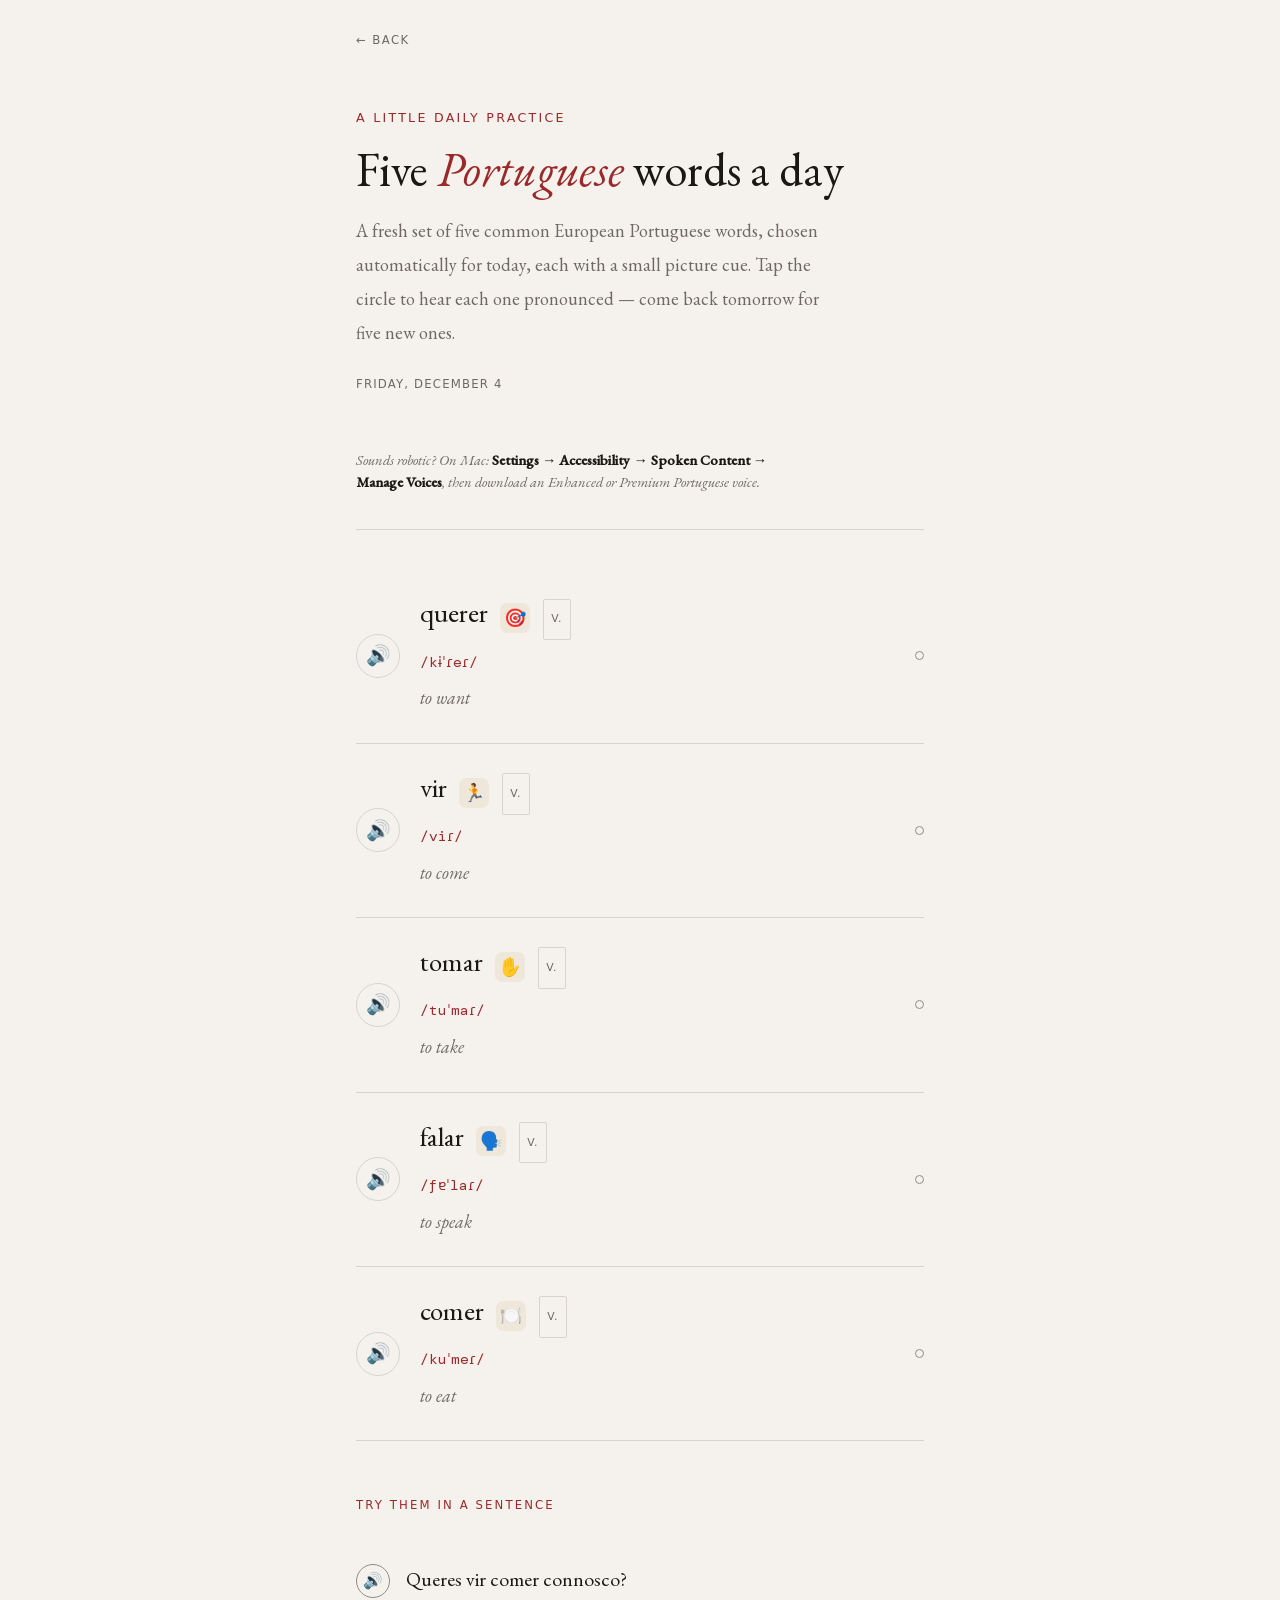
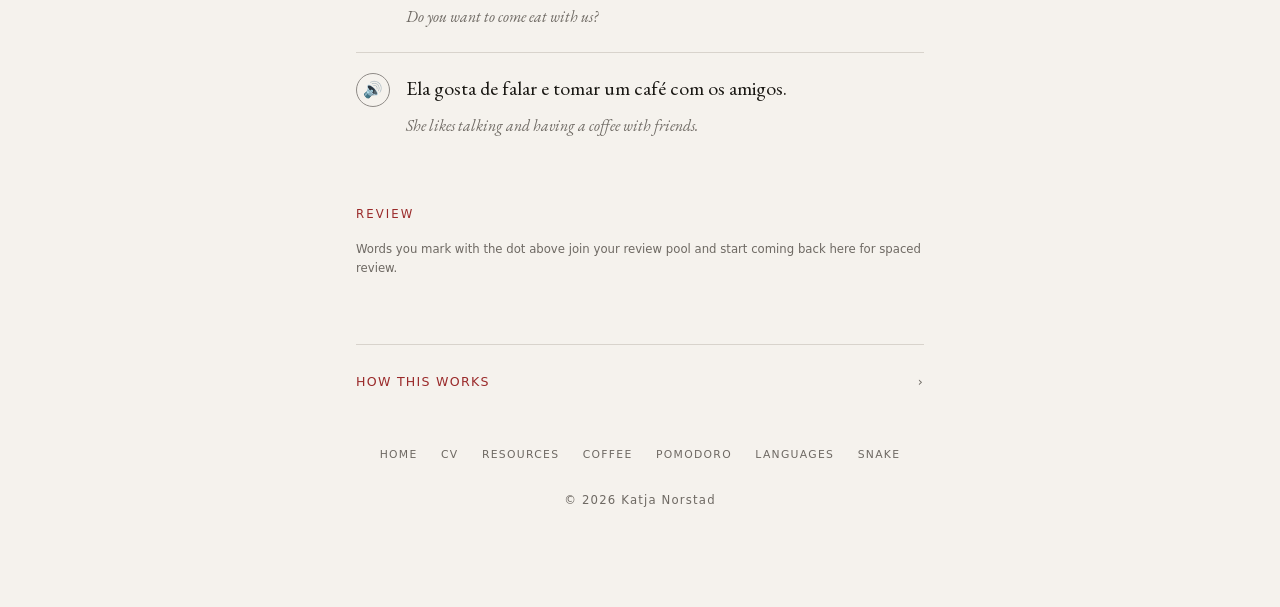
<file: portuguese.html>
<!DOCTYPE html>
<html lang="en">
<head>
  <meta charset="UTF-8" />
  <meta name="viewport" content="width=device-width, initial-scale=1.0" />
  <title>Katja Norstad — Palavras do dia</title>
  <!-- meta:begin (generated by tools/add-head-meta.js) -->
  <meta name="description" content="Five Portuguese words a day, with spaced repetition that brings each word back just before you would have forgotten it.">
  <link rel="canonical" href="https://katjanorstad.no/portuguese.html">
  <link rel="icon" href="assets/favicon.svg" type="image/svg+xml">
  <meta property="og:type" content="website">
  <meta property="og:url" content="https://katjanorstad.no/portuguese.html">
  <meta property="og:title" content="Palavras do dia">
  <meta property="og:description" content="Five Portuguese words a day, with spaced repetition that brings each word back just before you would have forgotten it.">
  <meta property="og:image" content="https://katjanorstad.no/assets/og/portuguese.png">
  <meta property="og:image:width" content="1200">
  <meta property="og:image:height" content="630">
  <meta property="og:site_name" content="Katja Norstad">
  <meta name="twitter:card" content="summary_large_image">
  <meta name="twitter:title" content="Palavras do dia">
  <meta name="twitter:description" content="Five Portuguese words a day, with spaced repetition that brings each word back just before you would have forgotten it.">
  <meta name="twitter:image" content="https://katjanorstad.no/assets/og/portuguese.png">
  <!-- meta:end -->
  <!-- Self-hosted; see tools/fetch-fonts.js. Preloading the faces THIS page
       renders immediately skips the stylesheet->font discovery hop.
       crossorigin is required even same-origin: fonts always fetch in CORS
       mode, and without it the preload is discarded and fetched twice.
       Only faces the page can reach belong here -- a preload nothing uses
       spends a connection on a file the browser throws away. Checked by
       tests/typography.test.js. -->
  <link rel="preload" as="font" type="font/woff2" crossorigin href="assets/fonts/eb-garamond-normal-400-latin.woff2">
  <link rel="preload" as="font" type="font/woff2" crossorigin href="assets/fonts/dm-mono-normal-400-latin.woff2">
  <link rel="stylesheet" href="assets/css/fonts.css">
  <link rel="stylesheet" href="assets/css/site.css">
  <link rel="stylesheet" href="assets/css/language-page.css">
  <script src="assets/js/day-math.js"></script>
  <script src="assets/js/language-page.js"></script>
</head>
<body>
<div class="wrap">
  <a href="languages.html" class="back">← Back</a>
  <main>

  <header>
    <p class="eyebrow">A little daily practice</p>
    <h1>Five <em>Portuguese</em> words a day</h1>
    <p class="intro">A fresh set of five common European Portuguese words, chosen automatically for today, each with a small picture cue. Tap the circle to hear each one pronounced — come back tomorrow for five new ones.</p>
    <p class="date-line" id="dateLine"></p>
    <p class="streak" id="streakLine"></p>
    <div class="voice-picker" id="voicePicker">
      <label for="voiceSelect">Voice</label>
      <select id="voiceSelect"></select>
    </div>
    <p class="voice-tip">Sounds robotic? On Mac: <strong>Settings → Accessibility → Spoken Content → Manage Voices</strong>, then download an Enhanced or Premium Portuguese voice.</p>
  </header>

  <noscript>
    <p class="noscript-note">The five words, the two sentences and the review list are chosen in your browser, so with JavaScript turned off that part of the page stays empty. How this works, further down, is written into the page and explains what would have been there.</p>
  </noscript>

  <div class="words" id="words"></div>

  <div class="phrases" id="phrases"></div>

  <div class="review-section" id="reviewSection"></div>

  <details class="settings">
    <summary class="settings-trigger">
      <span>How this works</span>
      <span class="settings-chevron">›</span>
    </summary>
    <div class="settings-body">
      <p>The five words are picked automatically from a list of 100 common European Portuguese words, grouped into 20 fixed sets of 5, based on today's date — no server, no schedule, it just recalculates whenever the page loads. The same 20 sets repeat in order every 20 days.</p>
      <p>Pronunciation uses whichever Portuguese voice your browser offers (Web Speech API), so quality depends on your browser and OS. The page picks the best-sounding one it can find rather than the default, which is usually the oldest. In Chrome that is normally a Google voice, and those are synthesised on Google's servers — the words on this page are sent there to be read aloud. Everything else here stays on your machine, and if a Google voice fails the page falls back to one that is already installed. The words themselves are European Portuguese; the voice your browser picks may lean European or Brazilian depending on what's installed. If more than one Portuguese voice is available, a picker appears above the words so you can choose whichever sounds best — your choice is remembered. On a Mac, System Settings → Accessibility → Spoken Content → Voices lets you download higher-quality "Premium" voices.</p>
      <p>Tap the small dot next to a word to mark it as practiced today — that's saved locally in your browser, not shared anywhere.</p>
      <p>Below the words, two short sentences combine most of that day's words together, using common everyday phrasing, so you can hear them used in context rather than in isolation.</p>
      <p>The Review section uses spaced repetition: every word you've ever marked with the dot goes into your personal review pool. New words come back the next day; after that, saying "Got it" pushes the next review further out (1 day, then 6, then longer each time), while "Still learning" brings it back tomorrow. Everything is stored locally in your browser, going all the way back to the first word you marked.</p>
    </div>
  </details>

  </main>
  <footer>
    <nav class="sitenav" aria-label="Site">
      <a href="index.html">Home</a>
      <a href="cv.html">CV</a>
      <a href="resources.html">Resources</a>
      <a href="coffee.html">Coffee</a>
      <a href="pomodoro.html">Pomodoro</a>
      <a href="languages.html">Languages</a>
      <a href="snake.html">Snake</a>
    </nav>
    <p>© 2026 Katja Norstad</p>
  </footer>
</div>

<script>
LanguagePage.init({
  prefix: 'palavrasDoDia',
  lang: 'pt-PT',
  words: [
      ["olá","/ɔˈla/","hello / good day","interj.","👋"],
      ["obrigado","/o.bɾiˈɡa.du/","thank you","interj.","🙏"],
      ["por favor","/puɾ fɐˈvoɾ/","please","phrase","🤲"],
      ["adeus","/ɐˈdewʃ/","goodbye","phrase","👋"],
      ["sim","/sĩ/","yes","adv.","✅"],
      ["não","/nɐ̃w̃/","no","adv.","❌"],
      ["desculpe","/dɨʃˈkul.pɨ/","sorry / excuse me","interj.","🙇"],
      ["bem-vindo","/bɐ̃jˈvĩ.du/","welcome","interj.","🎉"],
      ["tchau","/tʃaw/","bye (informal)","interj.","🙋"],
      ["até logo","/aˈtɛ ˈlo.gu/","see you soon","phrase","⏳"],
      ["a casa","/ɐ ˈka.zɐ/","the house","n.f.","🏠"],
      ["o gato","/u ˈɡa.tu/","the cat","n.m.","🐱"],
      ["o cão","/u kɐ̃w̃/","the dog","n.m.","🐶"],
      ["a água","/ɐ ˈa.ɡwɐ/","the water","n.f.","💧"],
      ["o pão","/u pɐ̃w̃/","the bread","n.m.","🍞"],
      ["o tempo","/u ˈtẽ.pu/","the time / weather","n.m.","⏰"],
      ["a vida","/ɐ ˈvi.dɐ/","the life","n.f.","🌱"],
      ["o amigo","/u ɐˈmi.gu/","the friend","n.m.","🧑‍🤝‍🧑"],
      ["o trabalho","/u tɾɐˈba.ʎu/","the work","n.m.","💼"],
      ["a família","/ɐ fɐˈmi.liɐ/","the family","n.f.","👨‍👩‍👧‍👦"],
      ["o dia","/u ˈdi.ɐ/","the day","n.m.","☀️"],
      ["a noite","/ɐ ˈnoj.tɨ/","the night","n.f.","🌙"],
      ["a escola","/ɐ ɨʃˈkɔ.lɐ/","the school","n.f.","🏫"],
      ["o carro","/u ˈka.ʁu/","the car","n.m.","🚗"],
      ["a cidade","/ɐ siˈda.dɨ/","the city","n.f.","🏙️"],
      ["o livro","/u ˈli.vɾu/","the book","n.m.","📖"],
      ["a mesa","/ɐ ˈme.zɐ/","the table","n.f.","🪑"],
      ["a janela","/ɐ ʒɐˈnɛ.lɐ/","the window","n.f.","🪟"],
      ["a porta","/ɐ ˈpɔɾ.tɐ/","the door","n.f.","🚪"],
      ["o café","/u kɐˈfɛ/","the coffee","n.m.","☕"],
      ["um","/ũ/","one","num.","1️⃣"],
      ["dois","/dojʃ/","two","num.","2️⃣"],
      ["três","/tɾeʃ/","three","num.","3️⃣"],
      ["quatro","/ˈkwa.tɾu/","four","num.","4️⃣"],
      ["cinco","/ˈsĩ.ku/","five","num.","5️⃣"],
      ["seis","/sejʃ/","six","num.","6️⃣"],
      ["sete","/ˈsɛ.tɨ/","seven","num.","7️⃣"],
      ["oito","/ˈoj.tu/","eight","num.","8️⃣"],
      ["nove","/ˈnɔ.vɨ/","nine","num.","9️⃣"],
      ["dez","/dɛʃ/","ten","num.","🔟"],
      ["vermelho","/vɨɾˈme.ʎu/","red","adj.","🔴"],
      ["azul","/ɐˈzul/","blue","adj.","🔵"],
      ["verde","/ˈveɾ.dɨ/","green","adj.","🟢"],
      ["amarelo","/ɐ.mɐˈɾɛ.lu/","yellow","adj.","🟡"],
      ["preto","/ˈpɾe.tu/","black","adj.","⚫"],
      ["branco","/ˈbɾɐ̃.ku/","white","adj.","⚪"],
      ["cinzento","/sĩˈzẽ.tu/","grey","adj.","🩶"],
      ["laranja","/lɐˈɾɐ̃.ʒɐ/","orange","adj.","🟠"],
      ["ser","/seɾ/","to be","v.","🧍"],
      ["ter","/teɾ/","to have","v.","🤲"],
      ["ir","/iɾ/","to go","v.","🚶"],
      ["fazer","/fɐˈzeɾ/","to do / make","v.","🛠️"],
      ["ver","/veɾ/","to see","v.","👀"],
      ["saber","/sɐˈbeɾ/","to know","v.","🧠"],
      ["poder","/puˈdeɾ/","to be able to","v.","💪"],
      ["querer","/kɨˈɾeɾ/","to want","v.","🎯"],
      ["vir","/viɾ/","to come","v.","🏃"],
      ["tomar","/tuˈmaɾ/","to take","v.","✋"],
      ["falar","/fɐˈlaɾ/","to speak","v.","🗣️"],
      ["comer","/kuˈmeɾ/","to eat","v.","🍽️"],
      ["beber","/bɨˈbeɾ/","to drink","v.","🥤"],
      ["dormir","/duɾˈmiɾ/","to sleep","v.","😴"],
      ["gostar","/guʃˈtaɾ/","to like / love","v.","❤️"],
      ["grande","/ˈɡɾɐ̃.dɨ/","big / tall","adj.","📏"],
      ["pequeno","/pɨˈke.nu/","small","adj.","🐭"],
      ["bonito","/buˈni.tu/","beautiful","adj.","🌟"],
      ["lindo","/ˈlĩ.du/","pretty","adj.","🌸"],
      ["bom","/bõ/","good","adj.","👍"],
      ["mau","/maw/","bad","adj.","👎"],
      ["feliz","/fɨˈliʃ/","happy","adj.","😊"],
      ["triste","/ˈtɾiʃ.tɨ/","sad","adj.","😢"],
      ["fácil","/ˈfa.sil/","easy","adj.","😌"],
      ["difícil","/diˈfi.sil/","difficult","adj.","😖"],
      ["novo","/ˈno.vu/","new","adj.","✨"],
      ["velho","/ˈve.ʎu/","old","adj.","🕰️"],
      ["hoje","/ˈɔ.ʒɨ/","today","adv.","📅"],
      ["amanhã","/ɐ.mɐˈɲɐ̃/","tomorrow","adv.","🌅"],
      ["ontem","/ˈõ.tɐ̃j̃/","yesterday","adv.","🌇"],
      ["agora","/ɐˈgɔ.ɾɐ/","now","adv.","⏱️"],
      ["a manhã","/ɐ mɐˈɲɐ̃/","the morning","n.f.","🌄"],
      ["o entardecer","/u ẽ.tɐɾ.dɨˈseɾ/","the evening","n.m.","🌆"],
      ["a semana","/ɐ sɨˈmɐ.nɐ/","the week","n.f.","🗓️"],
      ["o mês","/u meʃ/","the month","n.m.","📆"],
      ["o ano","/u ˈɐ.nu/","the year","n.m.","🎊"],
      ["o sol","/u sɔl/","the sun","n.m.","☀️"],
      ["o queijo","/u ˈkej.ʒu/","the cheese","n.m.","🧀"],
      ["o vinho","/u ˈvi.ɲu/","the wine","n.m.","🍷"],
      ["a carne","/ɐ ˈkaɾ.nɨ/","the meat","n.f.","🥩"],
      ["o legume","/u lɨˈɡu.mɨ/","the vegetable","n.m.","🥦"],
      ["a fruta","/ɐ ˈfɾu.tɐ/","the fruit","n.f.","🍎"],
      ["o peixe","/u ˈpej.ʃɨ/","the fish","n.m.","🐟"],
      ["o açúcar","/u ɐˈsu.kɐɾ/","the sugar","n.m.","🍬"],
      ["o sal","/u sal/","the salt","n.m.","🧂"],
      ["o bolo","/u ˈbo.lu/","the cake","n.m.","🎂"],
      ["a sopa","/ɐ ˈso.pɐ/","the soup","n.f.","🍲"],
      ["o dinheiro","/u diˈɲej.ɾu/","the money","n.m.","💰"],
      ["o amor","/u ɐˈmoɾ/","the love","n.m.","❤️"],
      ["a música","/ɐ ˈmu.zi.kɐ/","the music","n.f.","🎵"],
      ["a montanha","/ɐ mõˈtɐ.ɲɐ/","the mountain","n.f.","⛰️"],
      ["o mar","/u maɾ/","the sea","n.m.","🌊"]
  ],
  // Each day serves one fixed group of five words, so these two practice
  // sentences are hand-written to actually use that group together rather
  // than generated. Group N here pairs with words N*5 .. N*5+4 above.
  phrases: [
      [["Olá! Um café, por favor.","Hello! A coffee, please."],["Sim, obrigado, adeus!","Yes, thank you, goodbye!"]],
      [["Tchau! Bem-vindo à nossa casa.","Bye! Welcome to our house."],["Desculpe, não, obrigado, até logo!","Excuse me, no thank you, see you soon!"]],
      [["O gato e o cão brincam na casa.","The cat and the dog play in the house."],["Eu bebo água e como pão.","I drink water and eat bread."]],
      [["O tempo passa depressa quando estamos com a família.","Time passes quickly when we're with family."],["O meu amigo gosta do trabalho e da vida em Lisboa.","My friend likes his job and his life in Lisbon."]],
      [["De dia, as crianças vão à escola de carro.","During the day, the kids go to school by car."],["À noite, esta cidade é muito calma.","At night, this city is very quiet."]],
      [["O livro está na mesa, perto da janela.","The book is on the table, near the window."],["Fecha a porta e toma um café.","Close the door and have a coffee."]],
      [["Um, dois, três, quatro, cinco — estou a aprender a contar!","One, two, three, four, five — I'm learning to count!"],["Há quatro cadeiras e uma mesa para cinco pessoas.","There are four chairs and one table for five people."]],
      [["Seis, sete, oito, nove, dez — e continuamos a contar!","Six, seven, eight, nine, ten — and we keep counting!"],["A loja abre às oito horas e fecha às dez horas.","The shop opens at eight and closes at ten."]],
      [["O céu é azul, a relva é verde e o sol é amarelo.","The sky is blue, the grass is green and the sun is yellow."],["Ela usa um vestido vermelho e sapatos pretos.","She's wearing a red dress and black shoes."]],
      [["O céu está cinzento, mas tenho uma laranja para o pequeno-almoço.","The sky is grey, but I have an orange for breakfast."],["O meu gato é branco e é muito querido.","My cat is white and it's very sweet."]],
      [["Vou fazer compras esta tarde.","I'm going to do some shopping this afternoon."],["Não sei se posso ir ver-te.","I don't know if I can go see you."]],
      [["Queres vir comer connosco?","Do you want to come eat with us?"],["Ela gosta de falar e tomar um café com os amigos.","She likes talking and having a coffee with friends."]],
      [["Gosto de beber um café de manhã.","I like drinking a coffee in the morning."],["O cão grande dorme ao lado do gato pequeno.","The big dog sleeps next to the small cat."]],
      [["Que tempo tão bonito! Estou muito feliz.","What beautiful weather! I'm very happy."],["Este bolo lindo tem um bom sabor, nada mau!","This pretty cake tastes good, not bad at all!"]],
      [["Não é fácil dizer adeus a um velho amigo.","It's not easy to say goodbye to an old friend."],["Ela está um pouco triste, mas o novo trabalho não é difícil.","She's a bit sad, but the new job isn't difficult."]],
      [["Ontem choveu; hoje está bom tempo.","Yesterday it rained; today the weather's nice."],["Tenho de sair agora, mas volto amanhã de manhã.","I have to leave now, but I'll be back tomorrow morning."]],
      [["O sol brilha todos os entardeceres esta semana.","The sun shines every evening this week."],["Este mês passa depressa; o ano também.","This month is going by fast; so is the year."]],
      [["Comemos queijo, carne e legumes.","We're eating cheese, meat and vegetables."],["O vinho tinto combina bem com uma fruta doce.","Red wine pairs well with a sweet fruit."]],
      [["O peixe precisa de um pouco de sal.","The fish needs a bit of salt."],["Este bolo tem açúcar a mais, mas a sopa está perfeita.","This cake has too much sugar, but the soup is perfect."]],
      [["O dinheiro não traz felicidade, mas o amor e a música, sim.","Money doesn't buy happiness, but love and music do."],["Vamos à montanha ou ao mar este verão?","Are we going to the mountains or the sea this summer?"]]
  ]
});
</script>
</body>
</html>
</file>
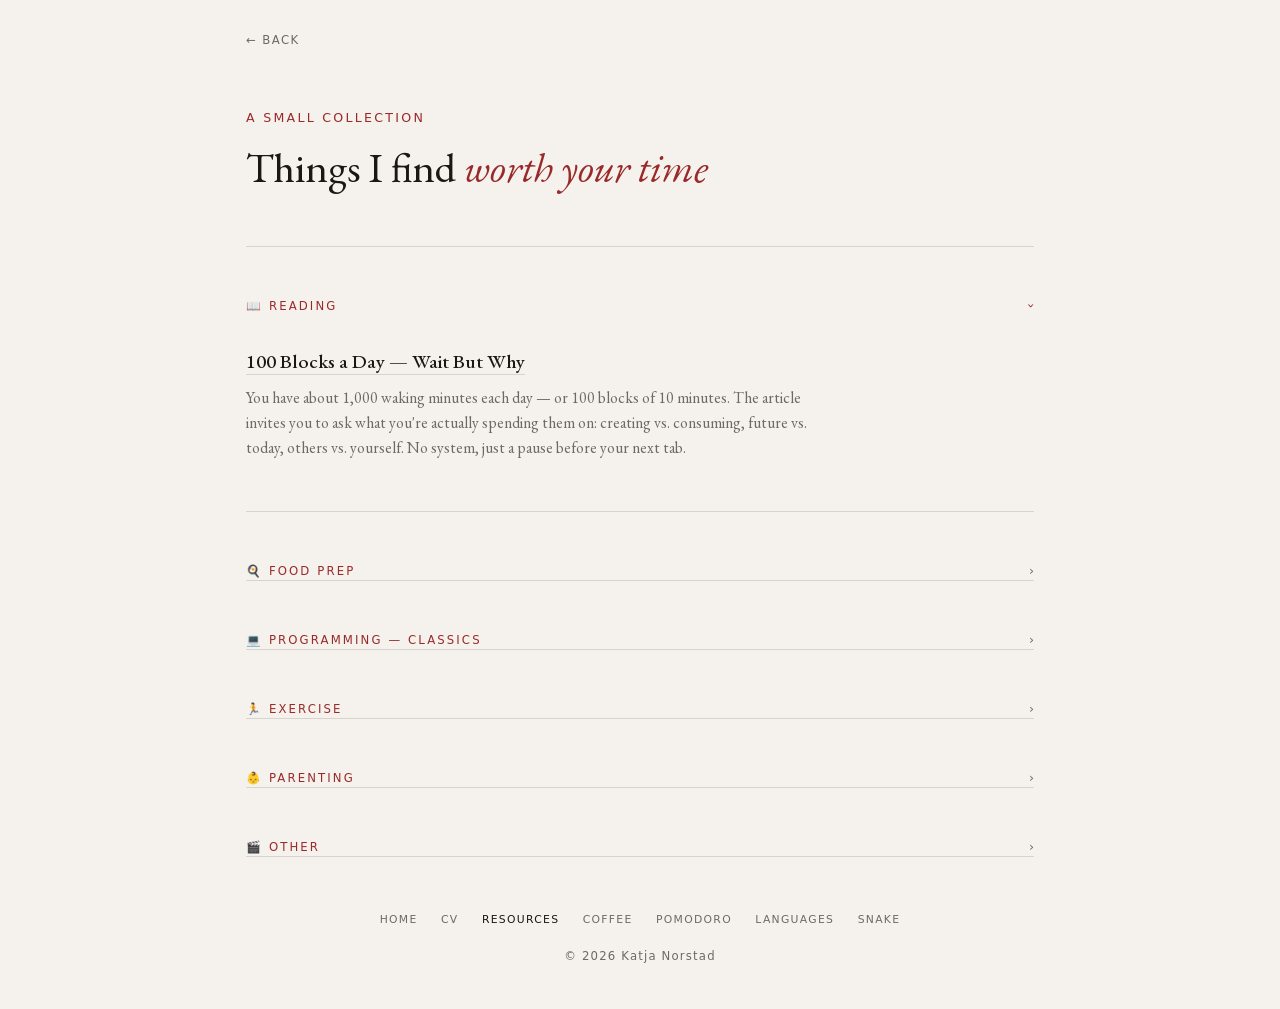
<file: resources.html>
<!DOCTYPE html>
<html lang="en">
<head>
  <meta charset="UTF-8" />
  <meta name="viewport" content="width=device-width, initial-scale=1.0" />
  <title>Katja Norstad — Worth your time</title>
  <!-- meta:begin (generated by tools/add-head-meta.js) -->
  <meta name="description" content="A small collection of books, tools and links I keep coming back to, with a line on why each one earned its place.">
  <link rel="canonical" href="https://katjanorstad.no/resources.html">
  <link rel="icon" href="assets/favicon.svg" type="image/svg+xml">
  <meta property="og:type" content="website">
  <meta property="og:url" content="https://katjanorstad.no/resources.html">
  <meta property="og:title" content="Worth your time">
  <meta property="og:description" content="A small collection of books, tools and links I keep coming back to, with a line on why each one earned its place.">
  <meta property="og:image" content="https://katjanorstad.no/assets/og/resources.png">
  <meta property="og:image:width" content="1200">
  <meta property="og:image:height" content="630">
  <meta property="og:site_name" content="Katja Norstad">
  <meta name="twitter:card" content="summary_large_image">
  <meta name="twitter:title" content="Worth your time">
  <meta name="twitter:description" content="A small collection of books, tools and links I keep coming back to, with a line on why each one earned its place.">
  <meta name="twitter:image" content="https://katjanorstad.no/assets/og/resources.png">
  <!-- meta:end -->
  <!-- Self-hosted; see tools/fetch-fonts.js. Preloading the faces THIS page
       renders immediately skips the stylesheet->font discovery hop.
       crossorigin is required even same-origin: fonts always fetch in CORS
       mode, and without it the preload is discarded and fetched twice.
       Only faces the page can reach belong here -- a preload nothing uses
       spends a connection on a file the browser throws away. Checked by
       tests/typography.test.js. -->
  <link rel="preload" as="font" type="font/woff2" crossorigin href="assets/fonts/eb-garamond-normal-400-latin.woff2">
  <link rel="stylesheet" href="assets/css/fonts.css">
  <meta name="referrer" content="strict-origin-when-cross-origin" />
  <link rel="stylesheet" href="assets/css/site.css">
  <style>
    body { font-size:var(--fs-body); line-height:var(--leading-body); }
    .wrap { max-width:860px; margin:0 auto; padding:0 2rem; }

    header { padding:3rem 0; border-bottom:1px solid var(--line); opacity:0; animation:rise .8s ease forwards .1s; }
    .header-text { flex:1; }
    h1 { font-size:clamp(1.6rem,4vw,2.3rem); font-weight:400; line-height:1.15; }
    h1 em { font-style:italic; color:var(--accent); }

    /* Category sections */
    .cat-section { border-bottom:1px solid var(--line); opacity:0; animation:rise .9s ease forwards; }
    .cat-trigger { display:flex; align-items:center; justify-content:space-between; cursor:pointer; list-style:none; user-select:none; padding:2.8rem 0 0; }
    .cat-trigger::-webkit-details-marker { display:none; }
    .cat-chevron { font-family: var(--font-ui); font-size: var(--fs-2xs); line-height:1.4; color:var(--muted); transition:transform .25s; flex-shrink:0; margin-left:1rem; }
    details.cat-section[open] .cat-chevron { transform:rotate(90deg); color:var(--accent); }
    details.cat-section .resource-list { padding:1.6rem 0 2.8rem; }
    details.cat-section .section-label { margin-bottom:0; }
    .cat-section:nth-of-type(1) { animation-delay:.3s; }
    .cat-section:nth-of-type(2) { animation-delay:.45s; }
    .cat-section:nth-of-type(3) { animation-delay:.6s; }
    .cat-section:nth-of-type(4) { animation-delay:.75s; }
    .cat-section:nth-of-type(5) { animation-delay:.9s; }
    .section-label { font-family: var(--font-ui); font-size: var(--fs-3xs); line-height:1.4; letter-spacing:.18em; text-transform:uppercase; color:var(--accent); margin-bottom:1.6rem; }

    .resource-list { display:flex; flex-direction:column; gap:1.8rem; }
    .resource-title { font-size: var(--fs-md); font-weight:500; margin-bottom:.4rem; }
    .resource-title a { color:var(--ink); text-decoration:none; border-bottom:1px solid var(--line); transition:color .2s,border-color .2s; }
    .resource-title a:hover { color:var(--accent); border-color:var(--accent); }
    .resource-summary { font-size: var(--fs-sm); color:var(--muted); line-height:1.6; max-width:580px; }
    .video-wrap { margin-top:1rem; position:relative; padding-bottom:56.25%; height:0; overflow:hidden; border-radius:3px; max-width:520px; background:#111; cursor:pointer; }
    .video-wrap iframe { position:absolute; top:0; left:0; width:100%; height:100%; border:none; }
    .video-thumb { position:absolute; top:0; left:0; width:100%; height:100%; object-fit:cover; display:block; }
    .video-play { position:absolute; top:50%; left:50%; transform:translate(-50%,-50%); width:56px; height:56px; border-radius:50%; background:rgba(26,24,20,.55); display:flex; align-items:center; justify-content:center; color:#fdf9f2; font-size: var(--fs-lg); line-height:1; pointer-events:none; transition:background .2s; }
    .video-wrap:hover .video-play { background:var(--accent); }
    footer { padding:2.5rem 0; }
    footer p { font-family: var(--font-ui); font-size: var(--fs-3xs); line-height:1.4; letter-spacing:.1em; color:var(--muted); }
  </style>
</head>
<body>
<div class="wrap">
  <a href="index.html" class="back">← Back</a>
  <main>

  <header>
    <div class="header-text">
      <p class="eyebrow">A small collection</p>
      <h1>Things I find <em>worth your time</em></h1>
    </div>
  </header>

  <!-- READING -->
  <!-- The first category arrives open. All six closed meant the page loaded as
       six labels and a copyright line: nothing to read, and no way to tell
       whether a category held two entries or twenty without opening it. One
       open section shows what is behind the others, which is also the only
       thing that makes the remaining five look worth a click. It stays a
       <details> so it can be closed again; the other five keep their state. -->
  <details class="cat-section" open>
    <summary class="cat-trigger"><span class="section-label">📖 Reading</span><span class="cat-chevron">›</span></summary>
    <div class="resource-list">
      <div>
        <p class="resource-title"><a href="https://waitbutwhy.com/2016/10/100-blocks-day.html" target="_blank" rel="noopener">100 Blocks a Day — Wait But Why</a></p>
        <p class="resource-summary">You have about 1,000 waking minutes each day — or 100 blocks of 10 minutes. The article invites you to ask what you're actually spending them on: creating vs. consuming, future vs. today, others vs. yourself. No system, just a pause before your next tab.</p>
      </div>
    </div>
  </details>

  <!-- FOOD -->
  <details class="cat-section">
    <summary class="cat-trigger"><span class="section-label">🍳 Food prep</span><span class="cat-chevron">›</span></summary>
    <div class="resource-list">
      <div>
        <p class="resource-title"><a href="https://www.youtube.com/watch?v=tywjrL42mFY" target="_blank" rel="noopener">Watch on YouTube ↗</a></p>
        <div class="video-wrap" data-id="tywjrL42mFY" data-title="Food prep" role="button" tabindex="0">
          <img class="video-thumb" src="https://img.youtube.com/vi/tywjrL42mFY/maxresdefault.jpg" alt="Food prep video thumbnail" loading="lazy" onerror="this.onerror=null;this.src='https://img.youtube.com/vi/tywjrL42mFY/hqdefault.jpg';">
          <span class="video-play">▶</span>
        </div>
      </div>
    </div>
  </details>

  <!-- PROGRAMMING -->
  <details class="cat-section">
    <summary class="cat-trigger"><span class="section-label">💻 Programming — classics</span><span class="cat-chevron">›</span></summary>
    <div class="resource-list">
      <div>
        <p class="resource-title"><a href="https://www.youtube.com/watch?v=HJP0a6vKvlo" target="_blank" rel="noopener">Watch on YouTube ↗</a></p>
        <div class="video-wrap" data-id="HJP0a6vKvlo" data-title="Programming classics" role="button" tabindex="0">
          <img class="video-thumb" src="https://img.youtube.com/vi/HJP0a6vKvlo/maxresdefault.jpg" alt="Programming classics video thumbnail" loading="lazy" onerror="this.onerror=null;this.src='https://img.youtube.com/vi/HJP0a6vKvlo/hqdefault.jpg';">
          <span class="video-play">▶</span>
        </div>
      </div>
    </div>
  </details>

  <!-- EXERCISE -->
  <details class="cat-section">
    <summary class="cat-trigger"><span class="section-label">🏃 Exercise</span><span class="cat-chevron">›</span></summary>
    <div class="resource-list">
      <div>
        <p class="resource-title"><a href="https://www.youtube.com/watch?v=S6rqpxVGKZ4" target="_blank" rel="noopener">Watch on YouTube ↗</a></p>
        <div class="video-wrap" data-id="S6rqpxVGKZ4" data-title="Exercise" role="button" tabindex="0">
          <img class="video-thumb" src="https://img.youtube.com/vi/S6rqpxVGKZ4/maxresdefault.jpg" alt="Exercise video thumbnail" loading="lazy" onerror="this.onerror=null;this.src='https://img.youtube.com/vi/S6rqpxVGKZ4/hqdefault.jpg';">
          <span class="video-play">▶</span>
        </div>
      </div>
    </div>
  </details>

  <!-- PARENTING -->
  <details class="cat-section">
    <summary class="cat-trigger"><span class="section-label">👶 Parenting</span><span class="cat-chevron">›</span></summary>
    <div class="resource-list">
      <div>
        <p class="resource-title"><a href="https://www.youtube.com/watch?v=ISV46OuhQyQ" target="_blank" rel="noopener">Watch on YouTube ↗</a></p>
        <div class="video-wrap" data-id="ISV46OuhQyQ" data-title="Parenting" role="button" tabindex="0">
          <img class="video-thumb" src="https://img.youtube.com/vi/ISV46OuhQyQ/maxresdefault.jpg" alt="Parenting video thumbnail" loading="lazy" onerror="this.onerror=null;this.src='https://img.youtube.com/vi/ISV46OuhQyQ/hqdefault.jpg';">
          <span class="video-play">▶</span>
        </div>
      </div>
    </div>
  </details>

  <!-- ORIGINAL VIDEO -->
  <details class="cat-section">
    <summary class="cat-trigger"><span class="section-label">🎬 Other</span><span class="cat-chevron">›</span></summary>
    <div class="resource-list">
      <div>
        <p class="resource-title"><a href="https://www.youtube.com/watch?v=RedrKy57GQ0" target="_blank" rel="noopener">Watch on YouTube ↗</a></p>
        <div class="video-wrap" data-id="RedrKy57GQ0" data-title="Video" role="button" tabindex="0">
          <img class="video-thumb" src="https://img.youtube.com/vi/RedrKy57GQ0/maxresdefault.jpg" alt="Video thumbnail" loading="lazy" onerror="this.onerror=null;this.src='https://img.youtube.com/vi/RedrKy57GQ0/hqdefault.jpg';">
          <span class="video-play">▶</span>
        </div>
      </div>
    </div>
  </details>
  </main>
  <footer>
    <nav class="sitenav" aria-label="Site">
      <a href="index.html">Home</a>
      <a href="cv.html">CV</a>
      <span aria-current="page">Resources</span>
      <a href="coffee.html">Coffee</a>
      <a href="pomodoro.html">Pomodoro</a>
      <a href="languages.html">Languages</a>
      <a href="snake.html">Snake</a>
    </nav>
    <p>© 2026 Katja Norstad</p>
  </footer>
</div>
<script>
(function () {
  function loadVideo(wrap) {
    var id = wrap.getAttribute('data-id');
    var title = wrap.getAttribute('data-title') || 'YouTube video';
    var iframe = document.createElement('iframe');
    iframe.src = 'https://www.youtube.com/embed/' + id + '?autoplay=1';
    iframe.title = title;
    iframe.allow = 'accelerometer; autoplay; clipboard-write; encrypted-media; gyroscope; picture-in-picture';
    iframe.referrerPolicy = 'strict-origin-when-cross-origin';
    iframe.allowFullscreen = true;
    wrap.innerHTML = '';
    wrap.removeAttribute('role');
    wrap.removeAttribute('tabindex');
    wrap.appendChild(iframe);
  }

  document.querySelectorAll('.video-wrap[data-id]').forEach(function (wrap) {
    wrap.addEventListener('click', function () { loadVideo(wrap); });
    wrap.addEventListener('keydown', function (e) {
      if (e.key === 'Enter' || e.key === ' ') {
        e.preventDefault();
        loadVideo(wrap);
      }
    });
  });
})();
</script>
</body>
</html>
</file>
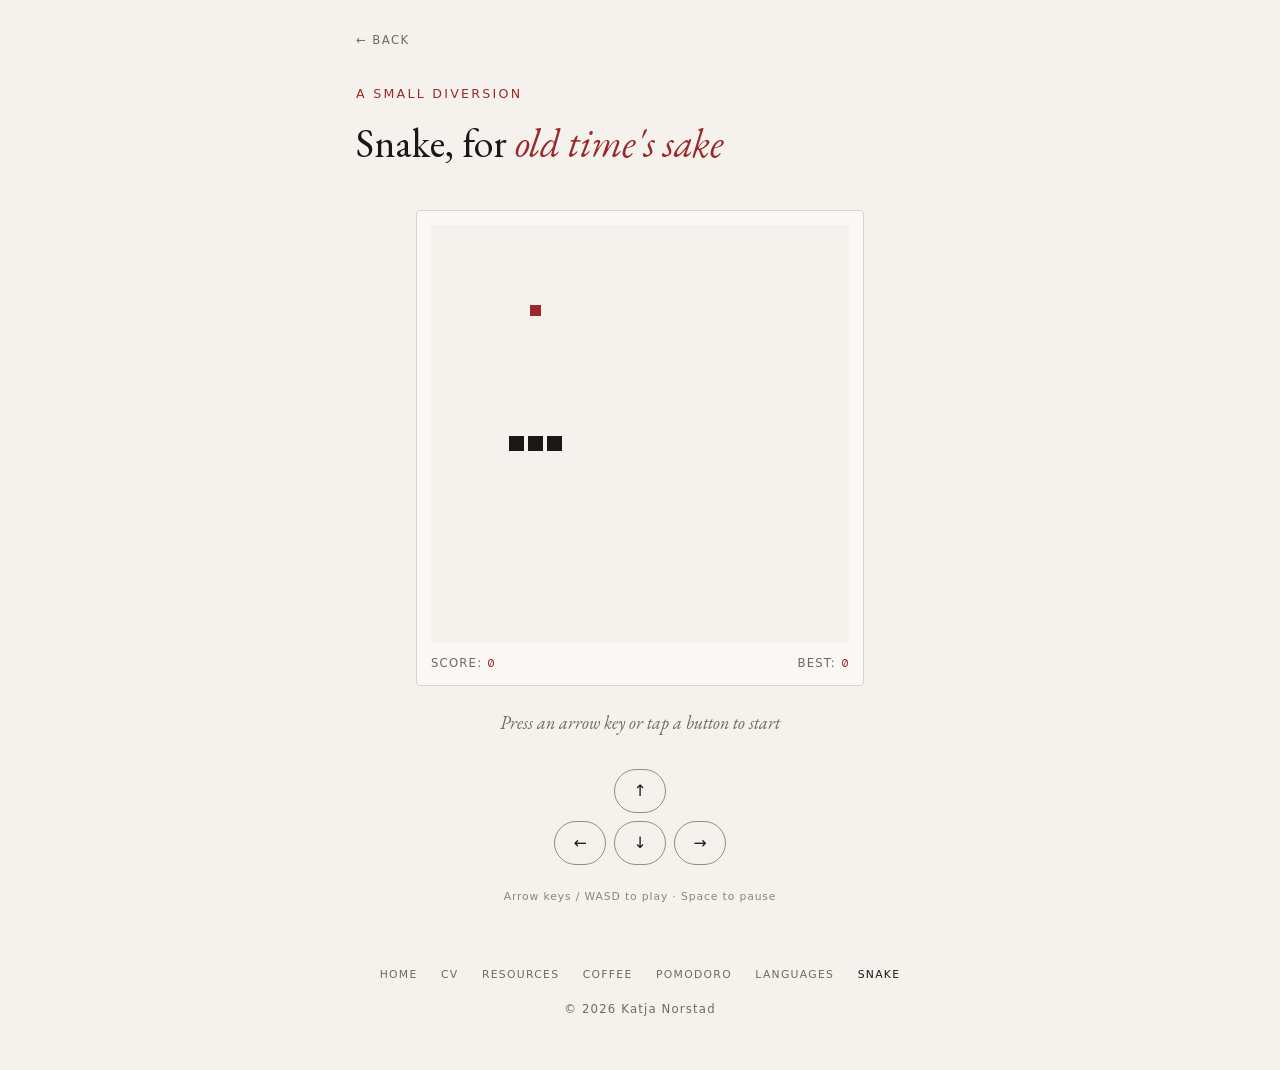
<file: snake.html>
<!DOCTYPE html>
<html lang="en">
<head>
  <meta charset="UTF-8" />
  <meta name="viewport" content="width=device-width, initial-scale=1.0" />
  <title>Katja Norstad — Snake</title>
  <!-- meta:begin (generated by tools/add-head-meta.js) -->
  <meta name="description" content="Snake, in a small canvas. Arrow keys on a desktop, swipe on a phone. Your best score is kept on your own device.">
  <link rel="canonical" href="https://katjanorstad.no/snake.html">
  <link rel="icon" href="assets/favicon.svg" type="image/svg+xml">
  <meta property="og:type" content="website">
  <meta property="og:url" content="https://katjanorstad.no/snake.html">
  <meta property="og:title" content="Snake">
  <meta property="og:description" content="Snake, in a small canvas. Arrow keys on a desktop, swipe on a phone. Your best score is kept on your own device.">
  <meta property="og:image" content="https://katjanorstad.no/assets/og/snake.png">
  <meta property="og:image:width" content="1200">
  <meta property="og:image:height" content="630">
  <meta property="og:site_name" content="Katja Norstad">
  <meta name="twitter:card" content="summary_large_image">
  <meta name="twitter:title" content="Snake">
  <meta name="twitter:description" content="Snake, in a small canvas. Arrow keys on a desktop, swipe on a phone. Your best score is kept on your own device.">
  <meta name="twitter:image" content="https://katjanorstad.no/assets/og/snake.png">
  <!-- meta:end -->
  <!-- Self-hosted; see tools/fetch-fonts.js. Preloading the faces THIS page
       renders immediately skips the stylesheet->font discovery hop.
       crossorigin is required even same-origin: fonts always fetch in CORS
       mode, and without it the preload is discarded and fetched twice.
       Only faces the page can reach belong here -- a preload nothing uses
       spends a connection on a file the browser throws away. Checked by
       tests/typography.test.js. -->
  <link rel="preload" as="font" type="font/woff2" crossorigin href="assets/fonts/eb-garamond-normal-400-latin.woff2">
  <link rel="preload" as="font" type="font/woff2" crossorigin href="assets/fonts/dm-mono-normal-400-latin.woff2">
  <link rel="stylesheet" href="assets/css/fonts.css">
  <script src="assets/js/snake-logic.js"></script>
  <link rel="stylesheet" href="assets/css/site.css">
  <style>
    /* 640 to match languages.html, the other narrow page, rather than the 520
       this used to be. The footer nav is shared furniture and does not know
       what page it is on: seven items need about 500px, and 520 minus 2rem of
       padding each side left 448, so SNAKE alone dropped to a second line here
       and nowhere else. Measured by rendering the nav at 448/528/568/628 --
       448 wraps, 528 fits by a hair, 568 fits with room.

       The board does not grow with it. The canvas is width:100%, so the column
       width WAS the board size; .board-frame is capped at the 448 it has
       always drawn at so the game looks exactly as it did. Widening the column
       was to fix the footer, not to resize the game. */
    .wrap { max-width: 640px; margin: 0 auto; padding: 0 2rem 3rem; }

    header {
      padding: 2rem 0 2.4rem;
      opacity: 0; animation: rise .8s ease forwards .1s;
    }
    h1 { font-size: clamp(1.6rem, 4vw, 2.2rem); font-weight: 400; line-height: 1.15; }
    h1 em { font-style: italic; color: var(--accent); }

    .board-section {
      opacity: 0; animation: rise .9s ease forwards .3s;
    }
    .board-frame {
      max-width: 448px;
      margin: 0 auto;
      border: 1px solid var(--line);
      border-radius: 4px;
      padding: 14px;
      background: #faf8f4;
    }
    canvas {
      display: block;
      width: 100%;
      background: var(--bg);
      image-rendering: pixelated;
      border-radius: 2px;
    }
    .hud {
      display: flex; justify-content: space-between;
      font-family: var(--font-ui); font-size: var(--fs-3xs); letter-spacing: .1em;
      text-transform: uppercase; color: var(--muted); margin-top: 12px;
    }
    /* "Score" and "Best" are words and take the sans with the rest of the HUD;
       the two numbers beside them are the only thing on this page that changes
       while you look at it. In a proportional face a 1 is narrower than a 4,
       so the digits shuffle sideways on every apple. Mono with tabular figures
       holds them still. */
    .hud span.accent {
      color: var(--accent);
      font-family: var(--font-mono);
      font-variant-numeric: tabular-nums;
    }

    .msg {
      text-align: center;
      font-size: var(--fs-base);
      font-style: italic;
      color: var(--muted);
      margin-top: 1.4rem;
      min-height: 1.4rem;
    }

    .pad {
      margin-top: 1.8rem;
      display: grid;
      grid-template-columns: repeat(3, 52px);
      grid-template-rows: repeat(2, 44px);
      gap: 8px;
      justify-content: center;
    }
    .pad button {
      background: transparent;
      border: 1px solid var(--line-strong);
      border-radius: 999px;
      color: var(--ink);
      font-family: var(--font-ui);
      font-size: var(--fs-sm);
      cursor: pointer;
      transition: color .2s, border-color .2s;
    }
    .pad button:hover { color: var(--accent); border-color: var(--accent); }
    .pad button:active { transform: translateY(1px); }
    #up { grid-column: 2; grid-row: 1; }
    #left { grid-column: 1; grid-row: 2; }
    #down { grid-column: 2; grid-row: 2; }
    #right { grid-column: 3; grid-row: 2; }

    .hint {
      text-align: center;
      font-family: var(--font-ui);
      font-size: var(--fs-4xs);
      letter-spacing: .08em;
      color: var(--muted);
      margin-top: 1.4rem;
      opacity: .8;
    }

    footer { padding:3rem 0 0; }
    footer p {
      font-family: var(--font-ui); font-size: var(--fs-3xs);
      letter-spacing: .1em; color: var(--muted);
    }

  </style>
</head>
<body>
<div class="wrap">
  <a href="index.html" class="back">← Back</a>
  <main>

  <header>
    <p class="eyebrow">A small diversion</p>
    <h1>Snake, for <em>old time's sake</em></h1>
  </header>

  <noscript>
    <p class="noscript-note">The game runs in the browser, so with JavaScript turned off the board below stays empty.</p>
  </noscript>

  <section class="board-section">
    <div class="board-frame">
      <!-- A canvas with no label announces itself as the word "canvas" and
           nothing else. The game is unavoidably visual, so this does not make
           it playable without sight; it makes it identifiable, which is the
           difference between "there is a game here I cannot play" and an
           unexplained blank. Score and best are real text in .hud below, and
           #msg is a live region so "Game over" is actually spoken. -->
      <canvas id="game" width="220" height="220"
              aria-label="Snake game board"></canvas>
      <div class="hud">
        <span>Score: <span id="score" class="accent">0</span></span>
        <span>Best: <span id="best" class="accent">0</span></span>
      </div>
    </div>
    <p class="msg" id="msg" role="status" aria-live="polite">Press an arrow key or tap a button to start</p>
    <div class="pad">
      <button id="up" aria-label="Up">↑</button>
      <button id="left" aria-label="Left">←</button>
      <button id="down" aria-label="Down">↓</button>
      <button id="right" aria-label="Right">→</button>
    </div>
    <p class="hint">Arrow keys / WASD to play · Space to pause</p>
  </section>

  </main>
  <footer>
    <nav class="sitenav" aria-label="Site">
      <a href="index.html">Home</a>
      <a href="cv.html">CV</a>
      <a href="resources.html">Resources</a>
      <a href="coffee.html">Coffee</a>
      <a href="pomodoro.html">Pomodoro</a>
      <a href="languages.html">Languages</a>
      <span aria-current="page">Snake</span>
    </nav>
    <p>© 2026 Katja Norstad</p>
  </footer>
</div>

<script>
(function () {
  const canvas = document.getElementById('game');
  const ctx = canvas.getContext('2d');
  const cell = 10;
  const cols = canvas.width / cell;
  const rows = canvas.height / cell;

  const ink = '#1a1814';
  const accent = '#9a2a2a';
  const bg = '#f5f2ed';

  const scoreEl = document.getElementById('score');
  const bestEl = document.getElementById('best');
  const msgEl = document.getElementById('msg');

  let best = SnakeLogic.readBest();
  bestEl.textContent = best;

  let snake, dir, nextDir, food, score, running, paused, speed, timer;

  function reset() {
    snake = [
      { x: 6, y: 11 },
      { x: 5, y: 11 },
      { x: 4, y: 11 }
    ];
    dir = { x: 1, y: 0 };
    nextDir = dir;
    score = 0;
    speed = 140;
    running = false;
    paused = false;
    placeFood();
    scoreEl.textContent = '0';
    msgEl.textContent = 'Press an arrow key or tap a button to start';
    draw();
  }

  // Returns false when the board is full, which is the win. See pickFood in
  // assets/js/snake-logic.js for why the placing moved out of here.
  function placeFood() {
    const f = SnakeLogic.pickFood(snake, cols, rows, Math.random);
    if (!f) return false;
    food = f;
    return true;
  }

  function win() {
    running = false;
    clearTimeout(timer);
    if (score > best) {
      best = score;
      SnakeLogic.writeBest(best);
      bestEl.textContent = best;
    }
    msgEl.textContent = 'You filled the board — press a key to play again';
  }

  function start() {
    if (running) return;
    running = true;
    paused = false;
    msgEl.textContent = '';
    loop();
  }

  function loop() {
    clearTimeout(timer);
    if (!running || paused) return;
    step();
    draw();
    timer = setTimeout(loop, speed);
  }

  function step() {
    dir = nextDir;
    const head = { x: snake[0].x + dir.x, y: snake[0].y + dir.y };
    const willGrow = head.x === food.x && head.y === food.y;

    if (head.x < 0 || head.x >= cols || head.y < 0 || head.y >= rows || SnakeLogic.selfCollides(snake, head, willGrow)) {
      return gameOver();
    }

    snake.unshift(head);

    if (head.x === food.x && head.y === food.y) {
      score += 10;
      scoreEl.textContent = score;
      if (speed > 70) speed -= 3;
      if (!placeFood()) return win();
    } else {
      snake.pop();
    }
  }

  function gameOver() {
    running = false;
    clearTimeout(timer);
    if (score > best) {
      best = score;
      SnakeLogic.writeBest(best);
      bestEl.textContent = best;
      msgEl.textContent = 'New best — press a key to retry';
    } else {
      msgEl.textContent = 'Game over — press a key to retry';
    }
  }

  function draw() {
    ctx.fillStyle = bg;
    ctx.fillRect(0, 0, canvas.width, canvas.height);

    ctx.fillStyle = ink;
    snake.forEach(s => {
      ctx.fillRect(s.x * cell + 1, s.y * cell + 1, cell - 2, cell - 2);
    });

    ctx.fillStyle = accent;
    ctx.fillRect(food.x * cell + 2, food.y * cell + 2, cell - 4, cell - 4);
  }

  function setDir(nx, ny) {
    if (!SnakeLogic.canTurn(nextDir, {x: nx, y: ny})) return;
    nextDir = { x: nx, y: ny };
    if (!running) {
      if (score > 0 || snake.length !== 3) reset();
      start();
    } else if (paused) {
      paused = false;
      loop();
    }
  }

  window.addEventListener('keydown', e => {
    switch (e.key) {
      case 'ArrowUp': case 'w': case 'W': setDir(0, -1); e.preventDefault(); break;
      case 'ArrowDown': case 's': case 'S': setDir(0, 1); e.preventDefault(); break;
      case 'ArrowLeft': case 'a': case 'A': setDir(-1, 0); e.preventDefault(); break;
      case 'ArrowRight': case 'd': case 'D': setDir(1, 0); e.preventDefault(); break;
      case ' ':
        if (running) {
          paused = !paused;
          msgEl.textContent = paused ? 'Paused' : '';
          if (!paused) loop();
        } else {
          reset();
          start();
        }
        e.preventDefault();
        break;
    }
  });

  document.getElementById('up').addEventListener('click', () => setDir(0, -1));
  document.getElementById('down').addEventListener('click', () => setDir(0, 1));
  document.getElementById('left').addEventListener('click', () => setDir(-1, 0));
  document.getElementById('right').addEventListener('click', () => setDir(1, 0));

  reset();
})();
</script>
</body>
</html>
</file>
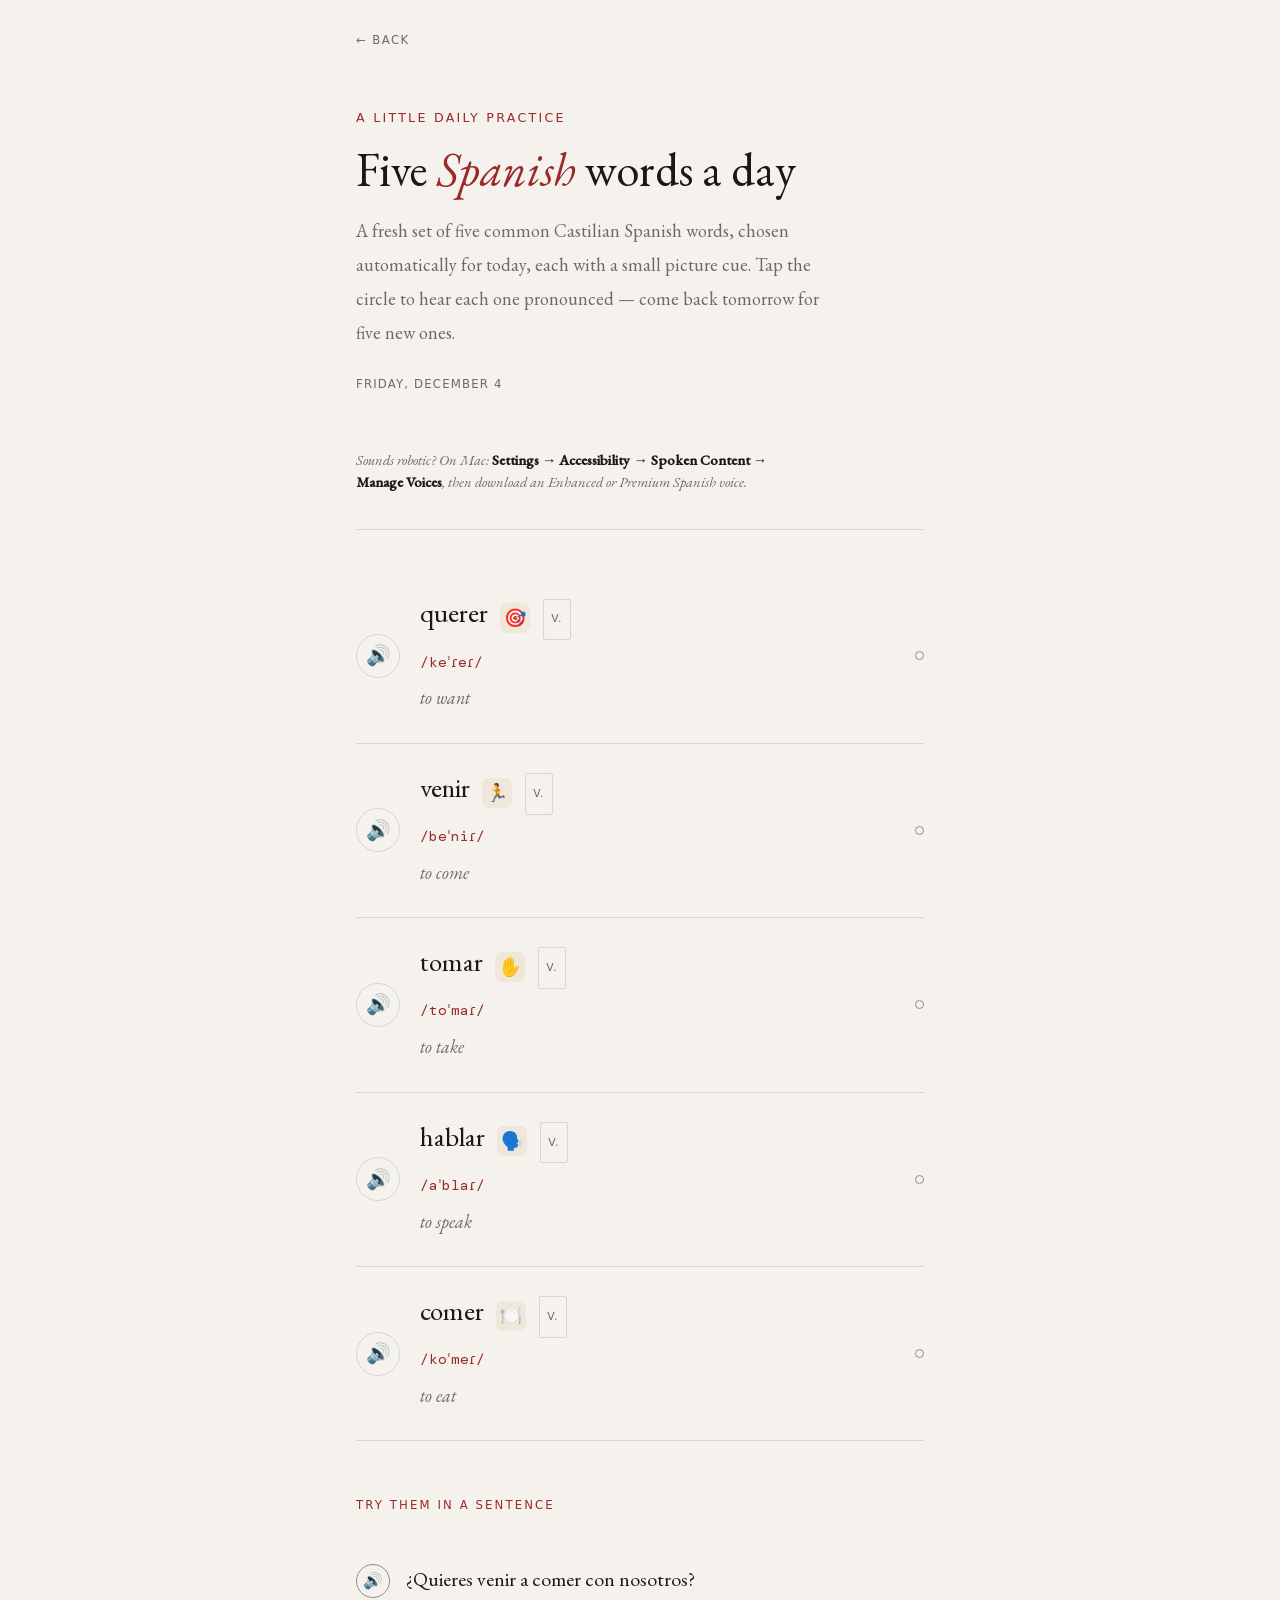
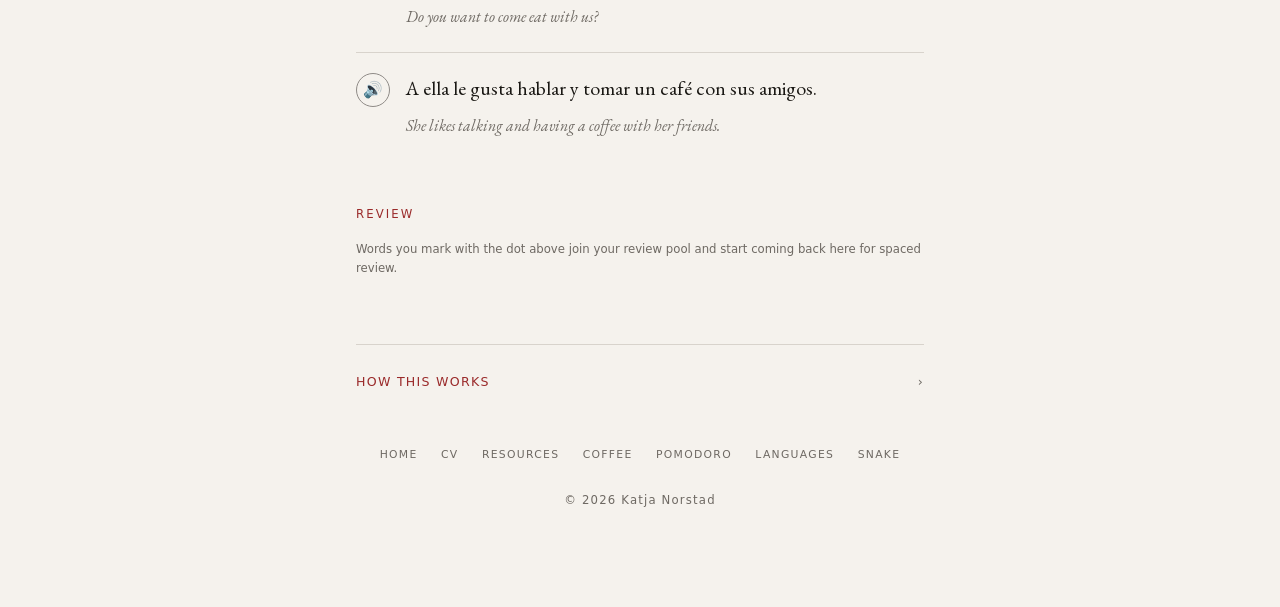
<file: spanish.html>
<!DOCTYPE html>
<html lang="en">
<head>
  <meta charset="UTF-8" />
  <meta name="viewport" content="width=device-width, initial-scale=1.0" />
  <title>Katja Norstad — Palabras del día</title>
  <!-- meta:begin (generated by tools/add-head-meta.js) -->
  <meta name="description" content="Five Spanish words a day, with spaced repetition that brings each word back just before you would have forgotten it.">
  <link rel="canonical" href="https://katjanorstad.no/spanish.html">
  <link rel="icon" href="assets/favicon.svg" type="image/svg+xml">
  <meta property="og:type" content="website">
  <meta property="og:url" content="https://katjanorstad.no/spanish.html">
  <meta property="og:title" content="Palabras del día">
  <meta property="og:description" content="Five Spanish words a day, with spaced repetition that brings each word back just before you would have forgotten it.">
  <meta property="og:image" content="https://katjanorstad.no/assets/og/spanish.png">
  <meta property="og:image:width" content="1200">
  <meta property="og:image:height" content="630">
  <meta property="og:site_name" content="Katja Norstad">
  <meta name="twitter:card" content="summary_large_image">
  <meta name="twitter:title" content="Palabras del día">
  <meta name="twitter:description" content="Five Spanish words a day, with spaced repetition that brings each word back just before you would have forgotten it.">
  <meta name="twitter:image" content="https://katjanorstad.no/assets/og/spanish.png">
  <!-- meta:end -->
  <!-- Self-hosted; see tools/fetch-fonts.js. Preloading the faces THIS page
       renders immediately skips the stylesheet->font discovery hop.
       crossorigin is required even same-origin: fonts always fetch in CORS
       mode, and without it the preload is discarded and fetched twice.
       Only faces the page can reach belong here -- a preload nothing uses
       spends a connection on a file the browser throws away. Checked by
       tests/typography.test.js. -->
  <link rel="preload" as="font" type="font/woff2" crossorigin href="assets/fonts/eb-garamond-normal-400-latin.woff2">
  <link rel="preload" as="font" type="font/woff2" crossorigin href="assets/fonts/dm-mono-normal-400-latin.woff2">
  <link rel="stylesheet" href="assets/css/fonts.css">
  <link rel="stylesheet" href="assets/css/site.css">
  <link rel="stylesheet" href="assets/css/language-page.css">
  <script src="assets/js/day-math.js"></script>
  <script src="assets/js/language-page.js"></script>
</head>
<body>
<div class="wrap">
  <a href="languages.html" class="back">← Back</a>
  <main>

  <header>
    <p class="eyebrow">A little daily practice</p>
    <h1>Five <em>Spanish</em> words a day</h1>
    <p class="intro">A fresh set of five common Castilian Spanish words, chosen automatically for today, each with a small picture cue. Tap the circle to hear each one pronounced — come back tomorrow for five new ones.</p>
    <p class="date-line" id="dateLine"></p>
    <p class="streak" id="streakLine"></p>
    <div class="voice-picker" id="voicePicker">
      <label for="voiceSelect">Voice</label>
      <select id="voiceSelect"></select>
    </div>
    <p class="voice-tip">Sounds robotic? On Mac: <strong>Settings → Accessibility → Spoken Content → Manage Voices</strong>, then download an Enhanced or Premium Spanish voice.</p>
  </header>

  <noscript>
    <p class="noscript-note">The five words, the two sentences and the review list are chosen in your browser, so with JavaScript turned off that part of the page stays empty. How this works, further down, is written into the page and explains what would have been there.</p>
  </noscript>

  <div class="words" id="words"></div>

  <div class="phrases" id="phrases"></div>

  <div class="review-section" id="reviewSection"></div>

  <details class="settings">
    <summary class="settings-trigger">
      <span>How this works</span>
      <span class="settings-chevron">›</span>
    </summary>
    <div class="settings-body">
      <p>The five words are picked automatically from a list of 100 common Castilian Spanish words, grouped into 20 fixed sets of 5, based on today's date — no server, no schedule, it just recalculates whenever the page loads. The same 20 sets repeat in order every 20 days.</p>
      <p>Pronunciation uses whichever Spanish voice your browser offers (Web Speech API), so quality depends on your browser and OS. The page picks the best-sounding one it can find rather than the default, which is usually the oldest. In Chrome that is normally a Google voice, and those are synthesised on Google's servers — the words on this page are sent there to be read aloud. Everything else here stays on your machine, and if a Google voice fails the page falls back to one that is already installed. The words themselves are Castilian Spanish; the voice your browser picks may lean Spain or Latin American depending on what's installed. If more than one Spanish voice is available, a picker appears above the words so you can choose whichever sounds best — your choice is remembered. On a Mac, System Settings → Accessibility → Spoken Content → Voices lets you download higher-quality "Premium" voices.</p>
      <p>Tap the small dot next to a word to mark it as practiced today — that's saved locally in your browser, not shared anywhere.</p>
      <p>Below the words, two short sentences combine most of that day's words together, using common everyday phrasing, so you can hear them used in context rather than in isolation.</p>
      <p>The Review section uses spaced repetition: every word you've ever marked with the dot goes into your personal review pool. New words come back the next day; after that, saying "Got it" pushes the next review further out (1 day, then 6, then longer each time), while "Still learning" brings it back tomorrow. Everything is stored locally in your browser, going all the way back to the first word you marked.</p>
    </div>
  </details>

  </main>
  <footer>
    <nav class="sitenav" aria-label="Site">
      <a href="index.html">Home</a>
      <a href="cv.html">CV</a>
      <a href="resources.html">Resources</a>
      <a href="coffee.html">Coffee</a>
      <a href="pomodoro.html">Pomodoro</a>
      <a href="languages.html">Languages</a>
      <a href="snake.html">Snake</a>
    </nav>
    <p>© 2026 Katja Norstad</p>
  </footer>
</div>

<script>
LanguagePage.init({
  prefix: 'palabrasDelDia',
  lang: 'es-ES',
  words: [
      ["hola","/ˈo.la/","hello / good day","interj.","👋"],
      ["gracias","/ˈgɾa.θjas/","thank you","interj.","🙏"],
      ["por favor","/poɾ faˈboɾ/","please","phrase","🤲"],
      ["adiós","/aˈdjos/","goodbye","phrase","👋"],
      ["sí","/si/","yes","adv.","✅"],
      ["no","/no/","no","adv.","❌"],
      ["perdón","/peɾˈdon/","sorry / excuse me","interj.","🙇"],
      ["bienvenido","/bjem.beˈni.do/","welcome","interj.","🎉"],
      ["chao","/ˈtʃa.o/","bye (informal)","interj.","🙋"],
      ["hasta luego","/ˈas.ta ˈlwe.go/","see you soon","phrase","⏳"],
      ["la casa","/la ˈka.sa/","the house","n.f.","🏠"],
      ["el gato","/el ˈga.to/","the cat","n.m.","🐱"],
      ["el perro","/el ˈpe.ro/","the dog","n.m.","🐶"],
      ["el agua","/el ˈa.gwa/","the water","n.f.","💧"],
      ["el pan","/el pan/","the bread","n.m.","🍞"],
      ["el tiempo","/el ˈtjem.po/","the time / weather","n.m.","⏰"],
      ["la vida","/la ˈbi.da/","the life","n.f.","🌱"],
      ["el amigo","/el aˈmi.go/","the friend","n.m.","🧑‍🤝‍🧑"],
      ["el trabajo","/el tɾaˈba.xo/","the work","n.m.","💼"],
      ["la familia","/la faˈmi.lja/","the family","n.f.","👨‍👩‍👧‍👦"],
      ["el día","/el ˈdi.a/","the day","n.m.","☀️"],
      ["la noche","/la ˈno.tʃe/","the night","n.f.","🌙"],
      ["la escuela","/la esˈkwe.la/","the school","n.f.","🏫"],
      ["el coche","/el ˈko.tʃe/","the car","n.m.","🚗"],
      ["la ciudad","/la θjuˈdad/","the city","n.f.","🏙️"],
      ["el libro","/el ˈli.bɾo/","the book","n.m.","📖"],
      ["la mesa","/la ˈme.sa/","the table","n.f.","🪑"],
      ["la ventana","/la benˈta.na/","the window","n.f.","🪟"],
      ["la puerta","/la ˈpweɾ.ta/","the door","n.f.","🚪"],
      ["el café","/el kaˈfe/","the coffee","n.m.","☕"],
      ["uno","/ˈu.no/","one","num.","1️⃣"],
      ["dos","/dos/","two","num.","2️⃣"],
      ["tres","/tɾes/","three","num.","3️⃣"],
      ["cuatro","/ˈkwa.tɾo/","four","num.","4️⃣"],
      ["cinco","/ˈθiŋ.ko/","five","num.","5️⃣"],
      ["seis","/sejs/","six","num.","6️⃣"],
      ["siete","/ˈsje.te/","seven","num.","7️⃣"],
      ["ocho","/ˈo.tʃo/","eight","num.","8️⃣"],
      ["nueve","/ˈnwe.be/","nine","num.","9️⃣"],
      ["diez","/djeθ/","ten","num.","🔟"],
      ["rojo","/ˈro.xo/","red","adj.","🔴"],
      ["azul","/aˈθul/","blue","adj.","🔵"],
      ["verde","/ˈbeɾ.de/","green","adj.","🟢"],
      ["amarillo","/a.maˈɾi.ʝo/","yellow","adj.","🟡"],
      ["negro","/ˈne.gɾo/","black","adj.","⚫"],
      ["blanco","/ˈblaŋ.ko/","white","adj.","⚪"],
      ["gris","/gɾis/","grey","adj.","🩶"],
      ["naranja","/naˈɾaŋ.xa/","orange","adj.","🟠"],
      ["ser","/seɾ/","to be","v.","🧍"],
      ["tener","/teˈneɾ/","to have","v.","🤲"],
      ["ir","/iɾ/","to go","v.","🚶"],
      ["hacer","/aˈθeɾ/","to do / make","v.","🛠️"],
      ["ver","/beɾ/","to see","v.","👀"],
      ["saber","/saˈbeɾ/","to know","v.","🧠"],
      ["poder","/poˈdeɾ/","to be able to","v.","💪"],
      ["querer","/keˈɾeɾ/","to want","v.","🎯"],
      ["venir","/beˈniɾ/","to come","v.","🏃"],
      ["tomar","/toˈmaɾ/","to take","v.","✋"],
      ["hablar","/aˈblaɾ/","to speak","v.","🗣️"],
      ["comer","/koˈmeɾ/","to eat","v.","🍽️"],
      ["beber","/beˈbeɾ/","to drink","v.","🥤"],
      ["dormir","/doɾˈmiɾ/","to sleep","v.","😴"],
      ["gustar","/gusˈtaɾ/","to like / love","v.","❤️"],
      ["grande","/ˈgɾan.de/","big / tall","adj.","📏"],
      ["pequeño","/peˈke.ɲo/","small","adj.","🐭"],
      ["bonito","/boˈni.to/","beautiful","adj.","🌟"],
      ["precioso","/pɾeˈθjo.so/","pretty / lovely","adj.","🌸"],
      ["bueno","/ˈbwe.no/","good","adj.","👍"],
      ["malo","/ˈma.lo/","bad","adj.","👎"],
      ["feliz","/feˈliθ/","happy","adj.","😊"],
      ["triste","/ˈtɾis.te/","sad","adj.","😢"],
      ["fácil","/ˈfa.θil/","easy","adj.","😌"],
      ["difícil","/diˈfi.θil/","difficult","adj.","😖"],
      ["nuevo","/ˈnwe.bo/","new","adj.","✨"],
      ["viejo","/ˈbje.xo/","old","adj.","🕰️"],
      ["hoy","/oj/","today","adv.","📅"],
      ["mañana","/maˈɲa.na/","tomorrow","adv.","🌅"],
      ["ayer","/aˈʝeɾ/","yesterday","adv.","🌇"],
      ["ahora","/aˈo.ɾa/","now","adv.","⏱️"],
      ["la mañana","/la maˈɲa.na/","the morning","n.f.","🌄"],
      ["la tarde","/la ˈtaɾ.de/","the evening","n.f.","🌆"],
      ["la semana","/la seˈma.na/","the week","n.f.","🗓️"],
      ["el mes","/el mes/","the month","n.m.","📆"],
      ["el año","/el ˈa.ɲo/","the year","n.m.","🎊"],
      ["el sol","/el sol/","the sun","n.m.","☀️"],
      ["el queso","/el ˈke.so/","the cheese","n.m.","🧀"],
      ["el vino","/el ˈbi.no/","the wine","n.m.","🍷"],
      ["la carne","/la ˈkaɾ.ne/","the meat","n.f.","🥩"],
      ["la verdura","/la beɾˈdu.ɾa/","the vegetable","n.f.","🥦"],
      ["la fruta","/la ˈfɾu.ta/","the fruit","n.f.","🍎"],
      ["el pescado","/el pesˈka.do/","the fish","n.m.","🐟"],
      ["el azúcar","/el aˈθu.kaɾ/","the sugar","n.m.","🍬"],
      ["la sal","/la sal/","the salt","n.f.","🧂"],
      ["el pastel","/el pasˈtel/","the cake","n.m.","🎂"],
      ["la sopa","/la ˈso.pa/","the soup","n.f.","🍲"],
      ["el dinero","/el diˈne.ɾo/","the money","n.m.","💰"],
      ["el amor","/el aˈmoɾ/","the love","n.m.","❤️"],
      ["la música","/la ˈmu.si.ka/","the music","n.f.","🎵"],
      ["la montaña","/la monˈta.ɲa/","the mountain","n.f.","⛰️"],
      ["el mar","/el maɾ/","the sea","n.m.","🌊"]
  ],
  // Each day serves one fixed group of five words, so these two practice
  // sentences are hand-written to actually use that group together rather
  // than generated. Group N here pairs with words N*5 .. N*5+4 above.
  phrases: [
      [["¡Hola! Un café, por favor.","Hello! A coffee, please."],["Sí, gracias, adiós!","Yes, thank you, goodbye!"]],
      [["¡Chao! Bienvenido a nuestra casa.","Bye! Welcome to our house."],["Perdón, no, gracias, hasta luego!","Excuse me, no thank you, see you later!"]],
      [["El gato y el perro juegan en la casa.","The cat and the dog play in the house."],["Bebo agua y como pan.","I drink water and eat bread."]],
      [["El tiempo pasa rápido cuando estamos con la familia.","Time passes quickly when we're with family."],["Mi amigo disfruta de su trabajo y de su vida en Madrid.","My friend enjoys his job and his life in Madrid."]],
      [["De día, los niños van a la escuela en coche.","During the day, the kids go to school by car."],["De noche, esta ciudad está muy tranquila.","At night, this city is very quiet."]],
      [["El libro está sobre la mesa, cerca de la ventana.","The book is on the table, near the window."],["Cierra la puerta y toma un café.","Close the door and have a coffee."]],
      [["Uno, dos, tres, cuatro, cinco — ¡estoy aprendiendo a contar!","One, two, three, four, five — I'm learning to count!"],["Hay cuatro sillas y una mesa para cinco personas.","There are four chairs and one table for five people."]],
      [["Seis, siete, ocho, nueve, diez — ¡y seguimos contando!","Six, seven, eight, nine, ten — and we keep counting!"],["La tienda abre a las ocho y cierra a las diez.","The shop opens at eight and closes at ten."]],
      [["El cielo es azul, la hierba es verde y el sol es amarillo.","The sky is blue, the grass is green and the sun is yellow."],["Ella lleva un vestido rojo y zapatos negros.","She's wearing a red dress and black shoes."]],
      [["El cielo está gris, pero tengo una naranja para el desayuno.","The sky is grey, but I have an orange for breakfast."],["Mi gato es blanco y es muy cariñoso.","My cat is white and it's very affectionate."]],
      [["Voy a hacer la compra esta tarde.","I'm going to do the shopping this afternoon."],["No sé si puedo ir a verte.","I don't know if I can go see you."]],
      [["¿Quieres venir a comer con nosotros?","Do you want to come eat with us?"],["A ella le gusta hablar y tomar un café con sus amigos.","She likes talking and having a coffee with her friends."]],
      [["Me gusta beber un café por la mañana.","I like drinking a coffee in the morning."],["El perro grande duerme al lado del gato pequeño.","The big dog sleeps next to the small cat."]],
      [["¡Qué tiempo tan bonito! Estoy muy feliz.","What lovely weather! I'm very happy."],["Este pastel precioso tiene un sabor bueno, ¡nada malo!","This lovely cake tastes good, not bad at all!"]],
      [["No es fácil decir adiós a un viejo amigo.","It's not easy to say goodbye to an old friend."],["Ella está un poco triste, pero su nuevo trabajo no es difícil.","She's a bit sad, but her new job isn't difficult."]],
      [["Ayer llovió; hoy hace buen tiempo.","Yesterday it rained; today the weather's nice."],["Tengo que irme ahora, pero vuelvo mañana por la mañana.","I have to leave now, but I'll be back tomorrow morning."]],
      [["El sol brilla todas las tardes esta semana.","The sun shines every evening this week."],["Este mes pasa rápido; el año también.","This month is going by fast; so is the year."]],
      [["Comemos queso, carne y verduras.","We're eating cheese, meat and vegetables."],["El vino tinto combina bien con una fruta dulce.","Red wine pairs well with a sweet fruit."]],
      [["El pescado necesita un poco de sal.","The fish needs a bit of salt."],["Este pastel tiene demasiado azúcar, pero la sopa está perfecta.","This cake has too much sugar, but the soup is perfect."]],
      [["El dinero no da la felicidad, pero el amor y la música, sí.","Money doesn't buy happiness, but love and music do."],["¿Vamos a la montaña o al mar este verano?","Are we going to the mountains or the sea this summer?"]]
  ]
});
</script>
</body>
</html>
</file>
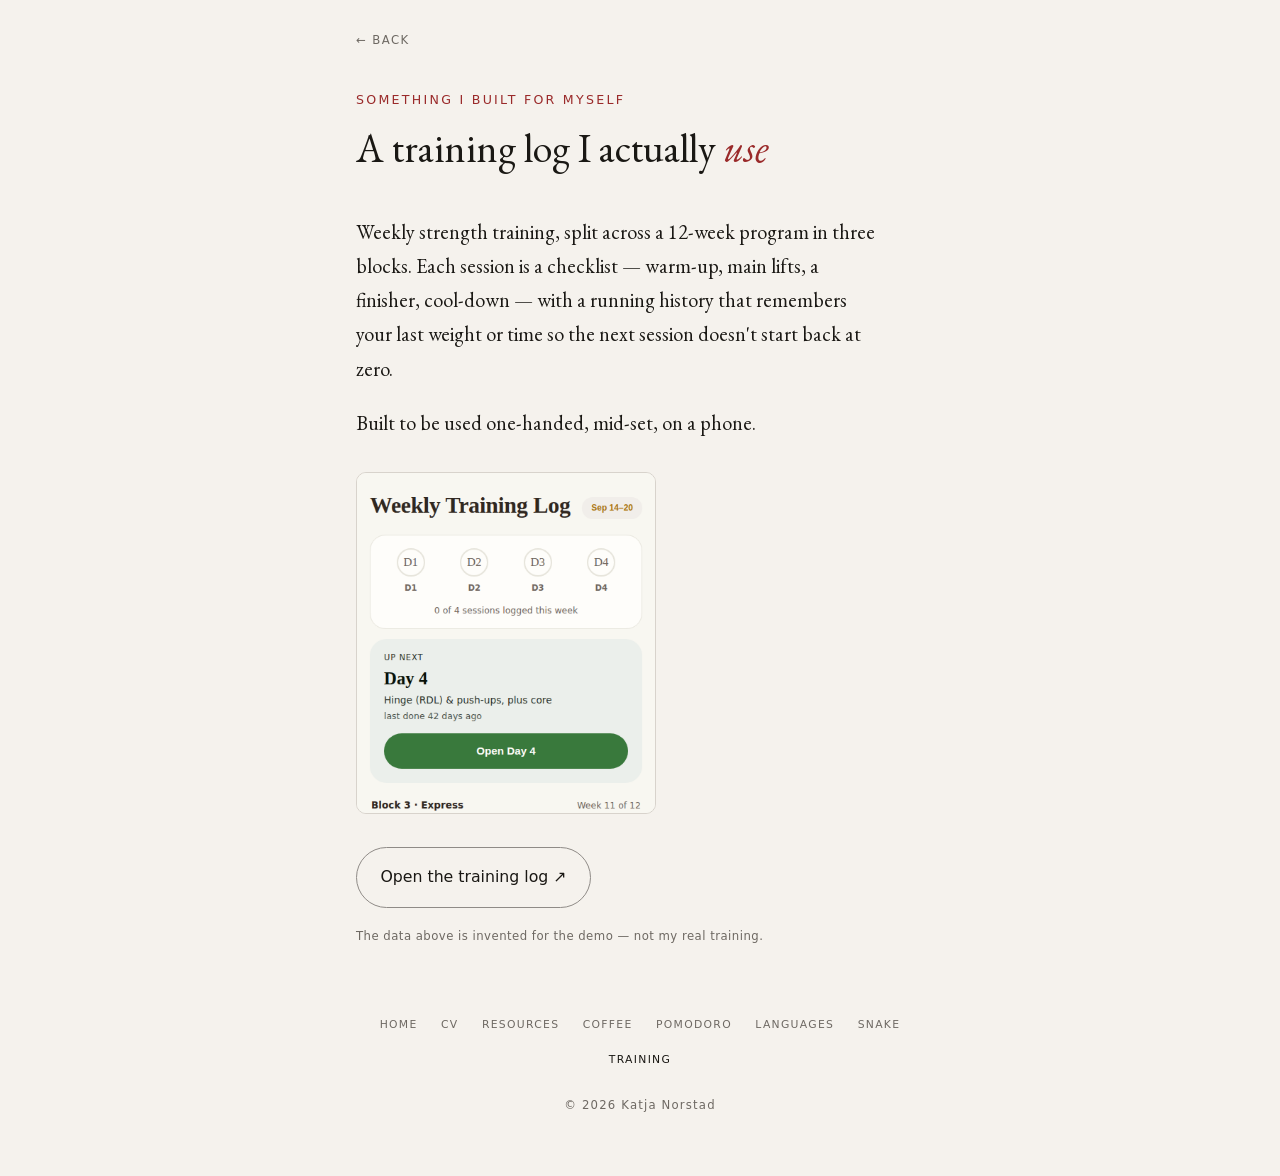
<file: training.html>
<!DOCTYPE html>
<html lang="en">
<head>
  <meta charset="UTF-8" />
  <meta name="viewport" content="width=device-width, initial-scale=1.0" />
  <title>Katja Norstad — Training Log</title>
  <!-- meta:begin (generated by tools/add-head-meta.js) -->
  <meta name="description" content="A weekly strength-training tracker I built for myself — session checklists, a 12-week block program, and a history that remembers your last weights. Shown here with invented sample data.">
  <link rel="canonical" href="https://katjanorstad.no/training.html">
  <link rel="icon" href="assets/favicon.svg" type="image/svg+xml">
  <meta property="og:type" content="website">
  <meta property="og:url" content="https://katjanorstad.no/training.html">
  <meta property="og:title" content="Training Log">
  <meta property="og:description" content="A weekly strength-training tracker I built for myself — session checklists, a 12-week block program, and a history that remembers your last weights. Shown here with invented sample data.">
  <meta property="og:image" content="https://katjanorstad.no/assets/og/training.png">
  <meta property="og:image:width" content="1200">
  <meta property="og:image:height" content="630">
  <meta property="og:site_name" content="Katja Norstad">
  <meta name="twitter:card" content="summary_large_image">
  <meta name="twitter:title" content="Training Log">
  <meta name="twitter:description" content="A weekly strength-training tracker I built for myself — session checklists, a 12-week block program, and a history that remembers your last weights. Shown here with invented sample data.">
  <meta name="twitter:image" content="https://katjanorstad.no/assets/og/training.png">
  <!-- meta:end -->
  <!-- Self-hosted; see tools/fetch-fonts.js. Preloading the faces THIS page
       renders immediately skips the stylesheet->font discovery hop.
       crossorigin is required even same-origin: fonts always fetch in CORS
       mode, and without it the preload is discarded and fetched twice.
       Only faces the page can reach belong here -- a preload nothing uses
       spends a connection on a file the browser throws away. Checked by
       tests/typography.test.js. -->
  <link rel="preload" as="font" type="font/woff2" crossorigin href="assets/fonts/eb-garamond-normal-400-latin.woff2">
  <link rel="stylesheet" href="assets/css/fonts.css">
  <link rel="stylesheet" href="assets/css/site.css">
  <style>
    body { font-size: var(--fs-body); line-height: var(--leading-body); }
    .wrap { max-width: 640px; margin: 0 auto; padding: 0 2rem 3rem; }

    header {
      padding: 2rem 0 2.4rem;
      opacity: 0; animation: rise .8s ease forwards .1s;
    }
    h1 { font-size: clamp(1.6rem, 4vw, 2.2rem); font-weight: 400; line-height: 1.15; }
    h1 em { font-style: italic; color: var(--accent); }

    .intro {
      opacity: 0; animation: rise .9s ease forwards .25s;
    }
    .intro p { margin-bottom: 1.1rem; max-width: 520px; }
    .intro p:last-child { margin-bottom: 0; }

    /* Same shape as the video-thumb links on resources.html: a picture of the
       destination, not a bare text link, because the destination itself is
       the interesting part here. The frame stays a fixed 9:16-ish crop
       (rather than the screenshot's full scrollable height) so the preview
       reads as "a phone screen", which is the only way this app is actually
       used. */
    .preview-link {
      display: block;
      margin: 1.8rem 0;
      border: 1px solid var(--line);
      border-radius: 10px;
      overflow: hidden;
      max-width: 300px;
      text-decoration: none;
      transition: border-color .2s;
    }
    .preview-link:hover { border-color: var(--accent); }
    .preview-link img {
      display: block;
      width: 100%;
      /* Crops the tall screenshot down to its top ~55%: enough to show the
         week strip and the "up next" card without the page reading as an
         unscrollable dead end. */
      height: 340px;
      object-fit: cover;
      object-position: top;
    }

    .cta-row {
      display: flex; flex-wrap: wrap; align-items: center; gap: 1rem;
      margin: 1.8rem 0 .4rem;
    }
    .cta {
      display: inline-flex; align-items: center; gap: .5rem;
      padding: .7rem 1.3rem;
      border: 1px solid var(--line-strong);
      border-radius: 999px;
      font-family: var(--font-ui);
      font-size: var(--fs-sm);
      color: var(--ink);
      text-decoration: none;
      transition: border-color .2s, color .2s;
    }
    .cta:hover { border-color: var(--accent); color: var(--accent); }

    .fine-print {
      font-family: var(--font-ui);
      font-size: var(--fs-3xs);
      letter-spacing: .04em;
      color: var(--muted);
      margin-top: .6rem;
    }

    footer { padding: 3rem 0 0; }
    footer p {
      font-family: var(--font-ui); font-size: var(--fs-3xs);
      letter-spacing: .1em; color: var(--muted);
    }
  </style>
</head>
<body>
<div class="wrap">
  <a href="index.html" class="back">← Back</a>
  <main>

  <header>
    <p class="eyebrow">Something I built for myself</p>
    <h1>A training log I actually <em>use</em></h1>
  </header>

  <section class="intro">
    <p>Weekly strength training, split across a 12-week program in three
      blocks. Each session is a checklist — warm-up, main lifts, a finisher,
      cool-down — with a running history that remembers your last weight or
      time so the next session doesn't start back at zero.</p>
    <p>Built to be used one-handed, mid-set, on a phone.</p>

    <a class="preview-link" href="https://claude.ai/artifact/7aTNyZ6cPc2TG7hqiyMSV3" target="_blank" rel="noopener">
      <img src="[data-uri]" alt="Screenshot of the training log app, showing the current week, an upcoming session, and progress toward a 12-week program" loading="lazy">
    </a>

    <div class="cta-row">
      <a class="cta" href="https://claude.ai/artifact/7aTNyZ6cPc2TG7hqiyMSV3" target="_blank" rel="noopener">Open the training log ↗</a>
    </div>
    <p class="fine-print">The data above is invented for the demo — not my real training.</p>
  </section>

  </main>
  <footer>
    <nav class="sitenav" aria-label="Site">
      <a href="index.html">Home</a>
      <a href="cv.html">CV</a>
      <a href="resources.html">Resources</a>
      <a href="coffee.html">Coffee</a>
      <a href="pomodoro.html">Pomodoro</a>
      <a href="languages.html">Languages</a>
      <a href="snake.html">Snake</a>
      <span aria-current="page">Training</span>
    </nav>
    <p>© 2026 Katja Norstad</p>
  </footer>
</div>
</body>
</html>
</file>
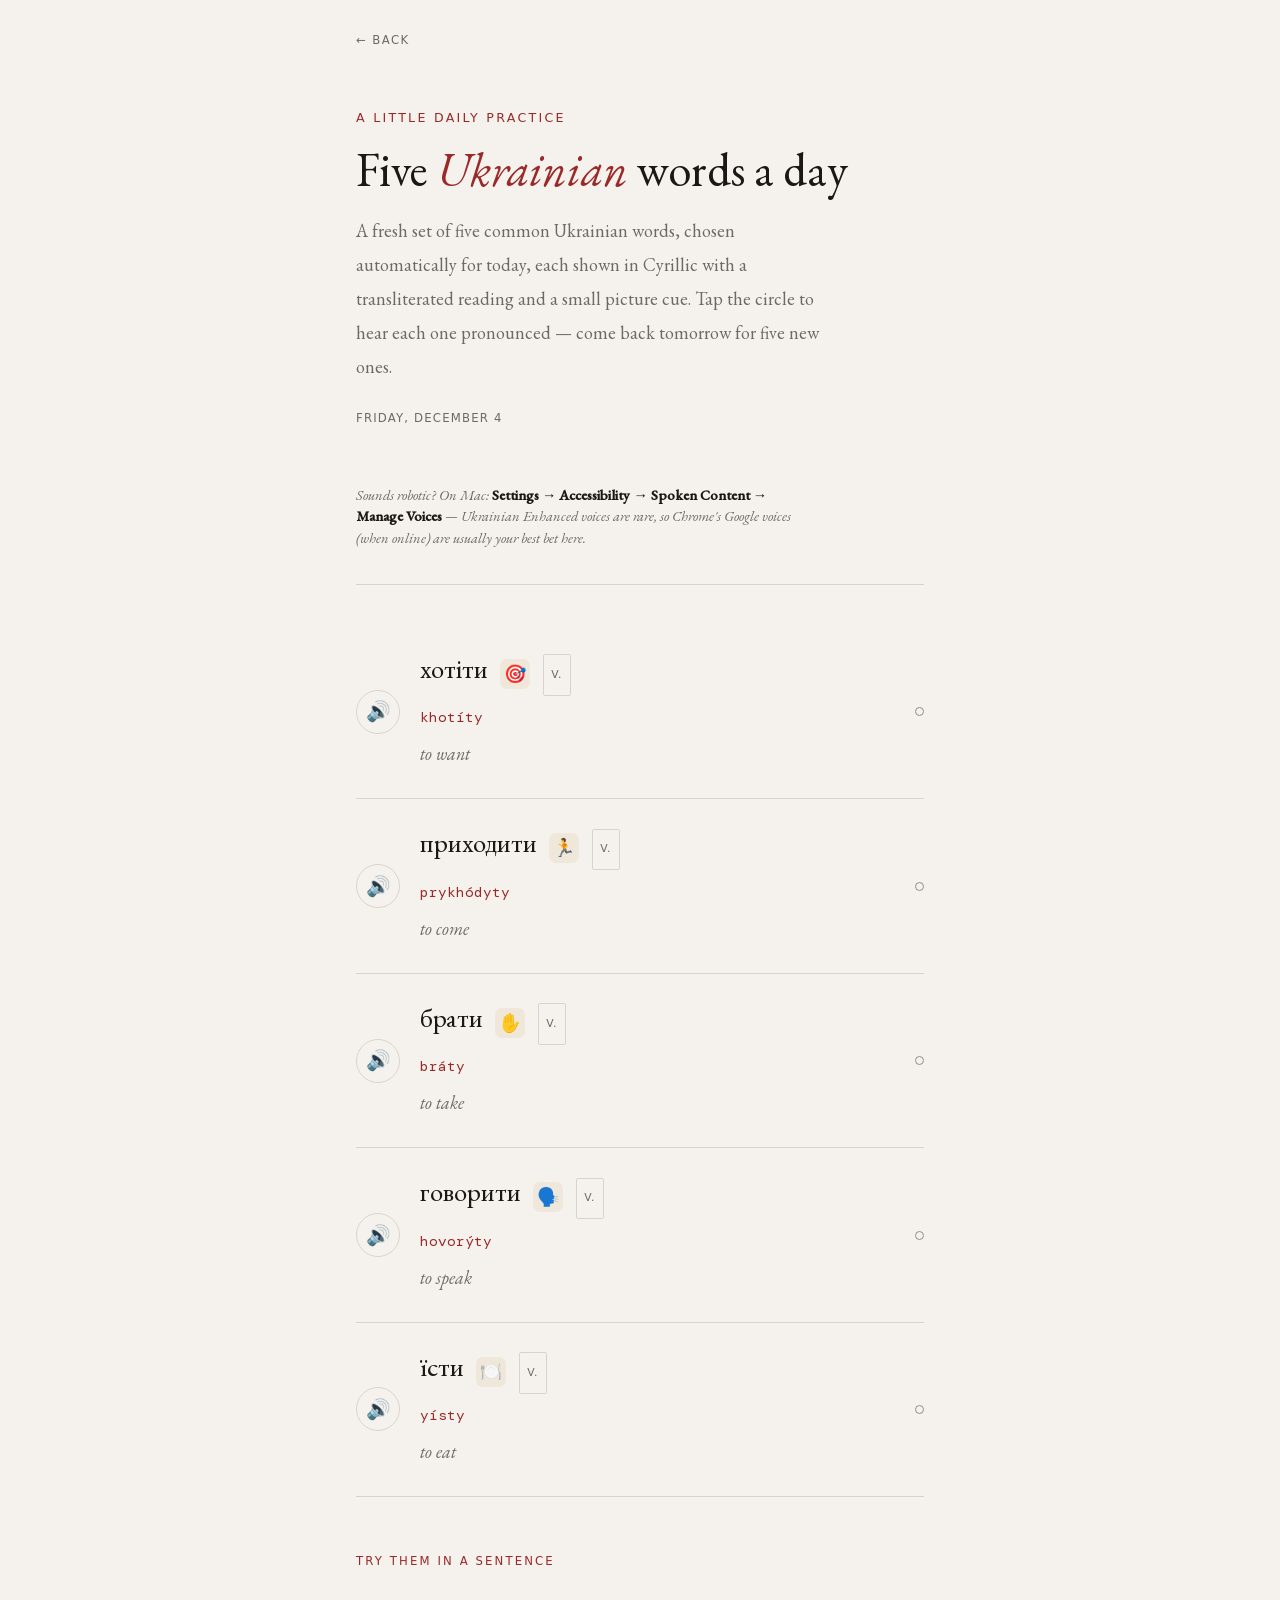
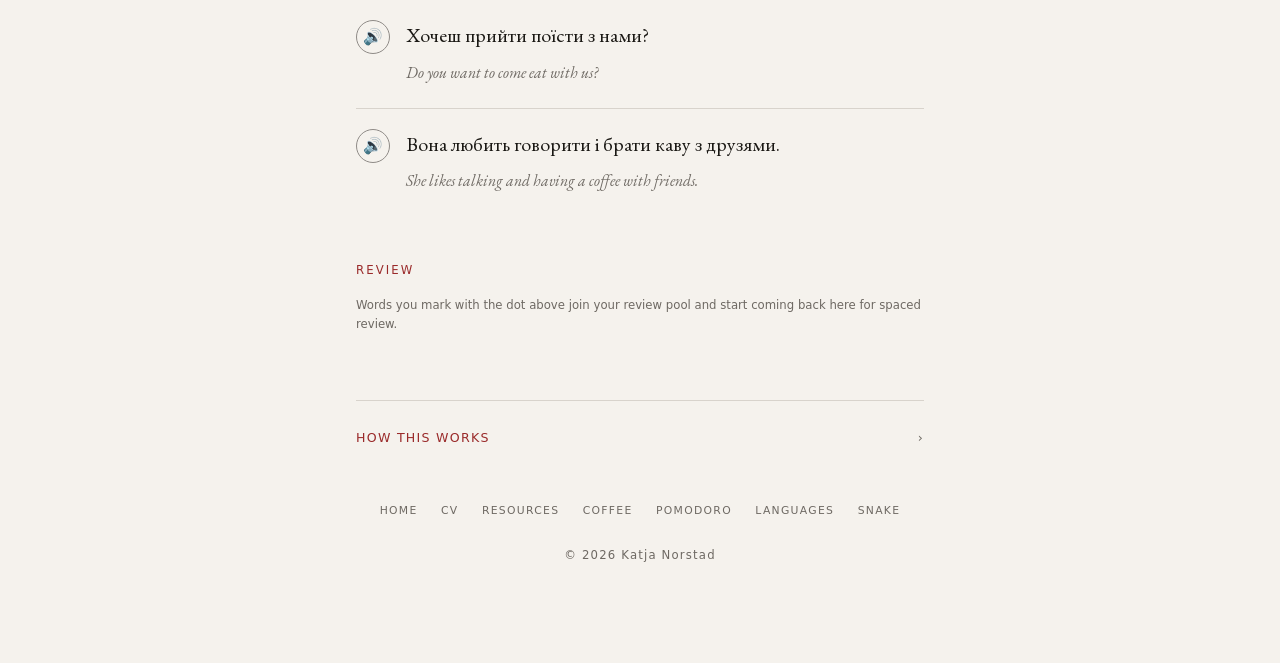
<file: ukrainian.html>
<!DOCTYPE html>
<html lang="en">
<head>
  <meta charset="UTF-8" />
  <meta name="viewport" content="width=device-width, initial-scale=1.0" />
  <title>Katja Norstad — Слова дня</title>
  <!-- meta:begin (generated by tools/add-head-meta.js) -->
  <meta name="description" content="Five Ukrainian words a day, with spaced repetition that brings each word back just before you would have forgotten it.">
  <link rel="canonical" href="https://katjanorstad.no/ukrainian.html">
  <link rel="icon" href="assets/favicon.svg" type="image/svg+xml">
  <meta property="og:type" content="website">
  <meta property="og:url" content="https://katjanorstad.no/ukrainian.html">
  <meta property="og:title" content="Слова дня — Ukrainian word of the day">
  <meta property="og:description" content="Five Ukrainian words a day, with spaced repetition that brings each word back just before you would have forgotten it.">
  <meta property="og:image" content="https://katjanorstad.no/assets/og/ukrainian.png">
  <meta property="og:image:width" content="1200">
  <meta property="og:image:height" content="630">
  <meta property="og:site_name" content="Katja Norstad">
  <meta name="twitter:card" content="summary_large_image">
  <meta name="twitter:title" content="Слова дня — Ukrainian word of the day">
  <meta name="twitter:description" content="Five Ukrainian words a day, with spaced repetition that brings each word back just before you would have forgotten it.">
  <meta name="twitter:image" content="https://katjanorstad.no/assets/og/ukrainian.png">
  <!-- meta:end -->
  <!-- Self-hosted; see tools/fetch-fonts.js. Preloading the faces THIS page
       renders immediately skips the stylesheet->font discovery hop.
       crossorigin is required even same-origin: fonts always fetch in CORS
       mode, and without it the preload is discarded and fetched twice.
       Only faces the page can reach belong here -- a preload nothing uses
       spends a connection on a file the browser throws away. Checked by
       tests/typography.test.js. -->
  <link rel="preload" as="font" type="font/woff2" crossorigin href="assets/fonts/eb-garamond-normal-400-latin.woff2">
  <link rel="preload" as="font" type="font/woff2" crossorigin href="assets/fonts/dm-mono-normal-400-latin.woff2">
  <link rel="stylesheet" href="assets/css/fonts.css">
  <link rel="stylesheet" href="assets/css/site.css">
  <link rel="stylesheet" href="assets/css/language-page.css">
  <script src="assets/js/day-math.js"></script>
  <script src="assets/js/language-page.js"></script>
</head>
<body>
<div class="wrap">
  <a href="languages.html" class="back">← Back</a>
  <main>

  <header>
    <p class="eyebrow">A little daily practice</p>
    <h1>Five <em>Ukrainian</em> words a day</h1>
    <p class="intro">A fresh set of five common Ukrainian words, chosen automatically for today, each shown in Cyrillic with a transliterated reading and a small picture cue. Tap the circle to hear each one pronounced — come back tomorrow for five new ones.</p>
    <p class="date-line" id="dateLine"></p>
    <p class="streak" id="streakLine"></p>
    <div class="voice-picker" id="voicePicker">
      <label for="voiceSelect">Voice</label>
      <select id="voiceSelect"></select>
    </div>
    <p class="voice-tip">Sounds robotic? On Mac: <strong>Settings → Accessibility → Spoken Content → Manage Voices</strong> — Ukrainian Enhanced voices are rare, so Chrome's Google voices (when online) are usually your best bet here.</p>
  </header>

  <noscript>
    <p class="noscript-note">The five words, the two sentences and the review list are chosen in your browser, so with JavaScript turned off that part of the page stays empty. How this works, further down, is written into the page and explains what would have been there.</p>
  </noscript>

  <div class="words" id="words"></div>

  <div class="phrases" id="phrases"></div>

  <div class="review-section" id="reviewSection"></div>

  <details class="settings">
    <summary class="settings-trigger">
      <span>How this works</span>
      <span class="settings-chevron">›</span>
    </summary>
    <div class="settings-body">
      <p>The five words are picked automatically from a list of 100 common Ukrainian words, grouped into 20 fixed sets of 5, based on today's date — no server, no schedule, it just recalculates whenever the page loads. The same 20 sets repeat in order every 20 days.</p>
      <p>Each word is shown in Cyrillic with a transliterated (romanized) reading underneath, since that's the most useful format if you're not fully comfortable reading Cyrillic yet. An accent mark (á, é, í, ó, ý...) shows which syllable is stressed — Ukrainian doesn't mark stress in normal writing, so this is the one thing a written form alone can't tell you.</p>
      <p>Pronunciation uses whichever Ukrainian voice your browser offers (Web Speech API), so quality depends on your browser and OS. The page picks the best-sounding one it can find rather than the default, which is usually the oldest. In Chrome that is normally a Google voice, and those are synthesised on Google's servers — the words on this page are sent there to be read aloud. Everything else here stays on your machine, and if a Google voice fails the page falls back to one that is already installed. If more than one Ukrainian voice is installed, a picker appears above the words so you can choose whichever sounds best — your choice is remembered. On a Mac, System Settings → Accessibility → Spoken Content → Voices lets you download higher-quality "Premium" voices, which usually sound noticeably more natural than the default one.</p>
      <p>Tap the small dot next to a word to mark it as practiced today — that's saved locally in your browser, not shared anywhere.</p>
      <p>Below the words, two short sentences combine most of that day's words together, using common everyday phrasing, so you can hear them used in context rather than in isolation.</p>
      <p>The Review section uses spaced repetition: every word you've ever marked with the dot goes into your personal review pool. New words come back the next day; after that, saying "Got it" pushes the next review further out (1 day, then 6, then longer each time), while "Still learning" brings it back tomorrow. Everything is stored locally in your browser, going all the way back to the first word you marked.</p>
    </div>
  </details>

  </main>
  <footer>
    <nav class="sitenav" aria-label="Site">
      <a href="index.html">Home</a>
      <a href="cv.html">CV</a>
      <a href="resources.html">Resources</a>
      <a href="coffee.html">Coffee</a>
      <a href="pomodoro.html">Pomodoro</a>
      <a href="languages.html">Languages</a>
      <a href="snake.html">Snake</a>
    </nav>
    <p>© 2026 Katja Norstad</p>
  </footer>
</div>

<script>
LanguagePage.init({
  prefix: 'slovoDnya',
  lang: 'uk-UA',
  words: [
      ["добрий день","dóbryi den'","hello / good day","phrase","👋"],
      ["дякую","dyákuyu","thank you","interj.","🙏"],
      ["будь ласка","bud' láska","please","phrase","🤲"],
      ["до побачення","do pobáchennya","goodbye","phrase","👋"],
      ["так","tak","yes","adv.","✅"],
      ["ні","ni","no","adv.","❌"],
      ["вибачте","výbachte","sorry / excuse me","interj.","🙇"],
      ["ласкаво просимо","laskávo prósymo","welcome","phrase","🎉"],
      ["привіт","pryvít","hi (informal)","interj.","🙋"],
      ["до зустрічі","do zústrichi","see you soon","phrase","⏳"],
      ["дім","dim","the house","n.","🏠"],
      ["кіт","kit","the cat","n.","🐱"],
      ["собака","sobáka","the dog","n.","🐶"],
      ["вода","vodá","the water","n.","💧"],
      ["хліб","khlib","the bread","n.","🍞"],
      ["час","chas","the time","n.","⏰"],
      ["життя","zhyttyá","the life","n.","🌱"],
      ["друг","druh","the friend","n.","🧑‍🤝‍🧑"],
      ["робота","robóta","the work","n.","💼"],
      ["сім'я","simjá","the family","n.","👨‍👩‍👧‍👦"],
      ["день","den'","the day","n.","☀️"],
      ["ніч","nich","the night","n.","🌙"],
      ["школа","shkóla","the school","n.","🏫"],
      ["машина","mashýna","the car","n.","🚗"],
      ["місто","místo","the city","n.","🏙️"],
      ["книга","knýha","the book","n.","📖"],
      ["стіл","stil","the table","n.","🪑"],
      ["вікно","viknó","the window","n.","🪟"],
      ["двері","dvéri","the door","n.","🚪"],
      ["кава","káva","the coffee","n.","☕"],
      ["один","odýn","one","num.","1️⃣"],
      ["два","dva","two","num.","2️⃣"],
      ["три","try","three","num.","3️⃣"],
      ["чотири","chotýry","four","num.","4️⃣"],
      ["п'ять","pyat'","five","num.","5️⃣"],
      ["шість","shist'","six","num.","6️⃣"],
      ["сім","sim","seven","num.","7️⃣"],
      ["вісім","vísim","eight","num.","8️⃣"],
      ["дев'ять","dévyat'","nine","num.","9️⃣"],
      ["десять","désyat'","ten","num.","🔟"],
      ["червоний","chervónyi","red","adj.","🔴"],
      ["синій","sýniy","blue","adj.","🔵"],
      ["зелений","zelényi","green","adj.","🟢"],
      ["жовтий","zhóvtyi","yellow","adj.","🟡"],
      ["чорний","chórnyi","black","adj.","⚫"],
      ["білий","bílyi","white","adj.","⚪"],
      ["сірий","síryi","grey","adj.","🩶"],
      ["помаранчевий","pomaránchevyi","orange","adj.","🟠"],
      ["бути","búty","to be","v.","🧍"],
      ["мати","máty","to have","v.","🤲"],
      ["йти","yty","to go","v.","🚶"],
      ["робити","robýty","to do / make","v.","🛠️"],
      ["бачити","báchyty","to see","v.","👀"],
      ["знати","znáty","to know","v.","🧠"],
      ["могти","mohtý","to be able to","v.","💪"],
      ["хотіти","khotíty","to want","v.","🎯"],
      ["приходити","prykhódyty","to come","v.","🏃"],
      ["брати","bráty","to take","v.","✋"],
      ["говорити","hovorýty","to speak","v.","🗣️"],
      ["їсти","yísty","to eat","v.","🍽️"],
      ["пити","pýty","to drink","v.","🥤"],
      ["спати","spáty","to sleep","v.","😴"],
      ["любити","lyubýty","to love / like","v.","❤️"],
      ["великий","velýkyi","big / tall","adj.","📏"],
      ["маленький","malén'kyi","small","adj.","🐭"],
      ["гарний","hárnyi","beautiful","adj.","🌟"],
      ["красивий","krasývyi","pretty","adj.","🌸"],
      ["добрий","dóbryi","good","adj.","👍"],
      ["поганий","pohányi","bad","adj.","👎"],
      ["щасливий","shchaslývyi","happy","adj.","😊"],
      ["сумний","sumnýi","sad","adj.","😢"],
      ["легкий","léhkyi","easy","adj.","😌"],
      ["важкий","vazhkýi","difficult","adj.","😖"],
      ["новий","novýi","new","adj.","✨"],
      ["старий","starýi","old","adj.","🕰️"],
      ["сьогодні","s'ohódni","today","adv.","📅"],
      ["завтра","závtra","tomorrow","adv.","🌅"],
      ["вчора","vchóra","yesterday","adv.","🌇"],
      ["зараз","záraz","now","adv.","⏱️"],
      ["ранок","ránok","the morning","n.","🌄"],
      ["вечір","véchir","the evening","n.","🌆"],
      ["тиждень","týzhden'","the week","n.","🗓️"],
      ["місяць","mísyats'","the month / moon","n.","📆"],
      ["рік","rik","the year","n.","🎊"],
      ["сонце","sóntse","the sun","n.","☀️"],
      ["сир","syr","the cheese","n.","🧀"],
      ["вино","vynó","the wine","n.","🍷"],
      ["м'ясо","myáso","the meat","n.","🥩"],
      ["овоч","óvoch","the vegetable","n.","🥦"],
      ["фрукт","frukt","the fruit","n.","🍎"],
      ["риба","rýba","the fish","n.","🐟"],
      ["цукор","tsúkor","the sugar","n.","🍬"],
      ["сіль","sil'","the salt","n.","🧂"],
      ["торт","tort","the cake","n.","🎂"],
      ["суп","sup","the soup","n.","🍲"],
      ["гроші","hróshi","the money","n.","💰"],
      ["любов","lyubóv","the love","n.","❤️"],
      ["музика","múzyka","the music","n.","🎵"],
      ["гора","horá","the mountain","n.","⛰️"],
      ["море","móre","the sea","n.","🌊"]
  ],
  // Each day serves one fixed group of five words, so these two practice
  // sentences are hand-written to actually use that group together rather
  // than generated. Group N here pairs with words N*5 .. N*5+4 above.
  phrases: [
      [["Добрий день! Каву, будь ласка.","Hello! A coffee, please."],["Так, дуже дякую, до побачення!","Yes, thank you very much, goodbye!"]],
      [["Привіт! Ласкаво просимо до нас.","Hi! Welcome to our place."],["Вибачте, ні, дякую, до зустрічі!","Excuse me, no thank you, see you soon!"]],
      [["Кіт і собака граються в домі.","The cat and the dog are playing in the house."],["Я п'ю воду і їм хліб.","I drink water and eat bread."]],
      [["Час минає швидко, коли ти з сім'єю.","Time passes quickly when you're with family."],["Мій друг любить свою роботу і своє життя в Києві.","My friend loves his job and his life in Kyiv."]],
      [["Вдень діти їдуть до школи на машині.","During the day, the kids go to school by car."],["Вночі це місто дуже спокійне.","At night, this city is very quiet."]],
      [["Книга лежить на столі, біля вікна.","The book is on the table, near the window."],["Зачини двері і випий кави.","Close the door and have a coffee."]],
      [["Один, два, три, чотири, п'ять — я вчуся рахувати!","One, two, three, four, five — I'm learning to count!"],["Є чотири стільці і один стіл на п'ятьох.","There are four chairs and one table for five people."]],
      [["Шість, сім, вісім, дев'ять, десять — і рахуємо далі!","Six, seven, eight, nine, ten — and we keep counting!"],["Магазин відкривається о восьмій і закривається о десятій.","The shop opens at eight and closes at ten."]],
      [["Небо синє, трава зелена, а сонце жовте.","The sky is blue, the grass is green and the sun is yellow."],["Вона носить червону сукню і чорні туфлі.","She's wearing a red dress and black shoes."]],
      [["Учора небо було сірим, але сьогодні я маю помаранчеву шапку.","Yesterday the sky was grey, but today I have an orange hat."],["Мій кіт білий і дуже гарний.","My cat is white and very lovely."]],
      [["Я збираюся йти робити покупки сьогодні вдень.","I'm going to go do some shopping this afternoon."],["Не знаю, чи можу я прийти побачити тебе.","I don't know if I can come see you."]],
      [["Хочеш прийти поїсти з нами?","Do you want to come eat with us?"],["Вона любить говорити і брати каву з друзями.","She likes talking and having a coffee with friends."]],
      [["Я люблю пити каву вранці.","I like drinking a coffee in the morning."],["Великий собака спить біля маленького кота.","The big dog sleeps next to the small cat."]],
      [["Яка гарна погода! Я дуже щасливий.","What beautiful weather! I'm very happy."],["Цей красивий торт має добрий смак, зовсім не поганий!","This pretty cake tastes good, not bad at all!"]],
      [["Нелегко прощатися зі старим другом.","It's not easy to say goodbye to an old friend."],["Вона трохи сумна, але її нова робота не важка.","She's a bit sad, but her new job isn't difficult."]],
      [["Учора йшов дощ; сьогодні гарна погода.","Yesterday it rained; today the weather's nice."],["Мені треба йти зараз, але я повернуся завтра вранці.","I have to leave now, but I'll be back tomorrow morning."]],
      [["Сонце світить щовечора цього тижня.","The sun shines every evening this week."],["Цей місяць минає швидко; рік теж.","This month is going by fast; so is the year."]],
      [["Ми їмо сир, м'ясо і овочі.","We're eating cheese, meat and vegetables."],["Червоне вино добре поєднується із солодким фруктом.","Red wine pairs well with a sweet fruit."]],
      [["Рибі потрібно трохи солі.","The fish needs a bit of salt."],["У цьому торті забагато цукру, але суп ідеальний.","This cake has too much sugar, but the soup is perfect."]],
      [["Гроші не приносять щастя, а любов і музика — так.","Money doesn't buy happiness, but love and music do."],["Поїдемо в гори чи на море цього літа?","Are we going to the mountains or the sea this summer?"]]
  ]
});
</script>
</body>
</html>
</file>
<file: assets/css/fonts.css>
/* GENERATED by tools/fetch-fonts.js -- do not edit by hand.
 *
 * Self-hosted copies of the Google Fonts the site used to link at runtime.
 * Subsets and unicode-ranges are Google's own, so the browser still fetches
 * only the ranges a page needs. The vietnamese subset is dropped; the site
 * has no Vietnamese text.
 *
 * Both families are licensed under the SIL Open Font License 1.1, which
 * permits redistribution including self-hosting:
 *   EB Garamond  Georg Duffner, Octavio Pardo  https://fonts.google.com/specimen/EB+Garamond
 *   DM Mono      Colophon Foundry              https://fonts.google.com/specimen/DM+Mono
 *
 * There is no third file here for the UI sans. That one is a system stack --
 * no download, no swap, no third face to keep in sync. See --font-ui in
 * assets/css/site.css.
 *
 * No Japanese face is loaded. Noto Sans JP ships as ~124 subset files PER
 * WEIGHT, and japanese.html needs two weights; self-hosting ~250 files to
 * style one page's vocabulary list is a poor trade. That page uses the
 * system CJK sans instead -- Hiragino on Apple, Yu Gothic on Windows, Noto
 * on Android -- which costs no download at all.
 */

@font-face {
  font-family: 'DM Mono';
  font-style: normal;
  font-weight: 400;
  font-display: swap;
  src: url(../fonts/dm-mono-normal-400-latin-ext.woff2) format('woff2');
  unicode-range: U+0100-02BA, U+02BD-02C5, U+02C7-02CC, U+02CE-02D7, U+02DD-02FF, U+0304, U+0308, U+0329, U+1D00-1DBF, U+1E00-1E9F, U+1EF2-1EFF, U+2020, U+20A0-20AB, U+20AD-20C0, U+2113, U+2C60-2C7F, U+A720-A7FF;
}
@font-face {
  font-family: 'DM Mono';
  font-style: normal;
  font-weight: 400;
  font-display: swap;
  src: url(../fonts/dm-mono-normal-400-latin.woff2) format('woff2');
  unicode-range: U+0000-00FF, U+0131, U+0152-0153, U+02BB-02BC, U+02C6, U+02DA, U+02DC, U+0304, U+0308, U+0329, U+2000-206F, U+20AC, U+2122, U+2191, U+2193, U+2212, U+2215, U+FEFF, U+FFFD;
}
@font-face {
  font-family: 'EB Garamond';
  font-style: italic;
  font-weight: 400;
  font-display: swap;
  src: url(../fonts/eb-garamond-italic-400-cyrillic-ext.woff2) format('woff2');
  unicode-range: U+0460-052F, U+1C80-1C8A, U+20B4, U+2DE0-2DFF, U+A640-A69F, U+FE2E-FE2F;
}
@font-face {
  font-family: 'EB Garamond';
  font-style: italic;
  font-weight: 400;
  font-display: swap;
  src: url(../fonts/eb-garamond-italic-400-cyrillic.woff2) format('woff2');
  unicode-range: U+0301, U+0400-045F, U+0490-0491, U+04B0-04B1, U+2116;
}
@font-face {
  font-family: 'EB Garamond';
  font-style: italic;
  font-weight: 400;
  font-display: swap;
  src: url(../fonts/eb-garamond-italic-400-latin-ext.woff2) format('woff2');
  unicode-range: U+0100-02BA, U+02BD-02C5, U+02C7-02CC, U+02CE-02D7, U+02DD-02FF, U+0304, U+0308, U+0329, U+1D00-1DBF, U+1E00-1E9F, U+1EF2-1EFF, U+2020, U+20A0-20AB, U+20AD-20C0, U+2113, U+2C60-2C7F, U+A720-A7FF;
}
@font-face {
  font-family: 'EB Garamond';
  font-style: italic;
  font-weight: 400;
  font-display: swap;
  src: url(../fonts/eb-garamond-italic-400-latin.woff2) format('woff2');
  unicode-range: U+0000-00FF, U+0131, U+0152-0153, U+02BB-02BC, U+02C6, U+02DA, U+02DC, U+0304, U+0308, U+0329, U+2000-206F, U+20AC, U+2122, U+2191, U+2193, U+2212, U+2215, U+FEFF, U+FFFD;
}
@font-face {
  font-family: 'EB Garamond';
  font-style: normal;
  font-weight: 400;
  font-display: swap;
  src: url(../fonts/eb-garamond-normal-400-cyrillic-ext.woff2) format('woff2');
  unicode-range: U+0460-052F, U+1C80-1C8A, U+20B4, U+2DE0-2DFF, U+A640-A69F, U+FE2E-FE2F;
}
@font-face {
  font-family: 'EB Garamond';
  font-style: normal;
  font-weight: 400;
  font-display: swap;
  src: url(../fonts/eb-garamond-normal-400-cyrillic.woff2) format('woff2');
  unicode-range: U+0301, U+0400-045F, U+0490-0491, U+04B0-04B1, U+2116;
}
@font-face {
  font-family: 'EB Garamond';
  font-style: normal;
  font-weight: 400;
  font-display: swap;
  src: url(../fonts/eb-garamond-normal-400-latin-ext.woff2) format('woff2');
  unicode-range: U+0100-02BA, U+02BD-02C5, U+02C7-02CC, U+02CE-02D7, U+02DD-02FF, U+0304, U+0308, U+0329, U+1D00-1DBF, U+1E00-1E9F, U+1EF2-1EFF, U+2020, U+20A0-20AB, U+20AD-20C0, U+2113, U+2C60-2C7F, U+A720-A7FF;
}
@font-face {
  font-family: 'EB Garamond';
  font-style: normal;
  font-weight: 400;
  font-display: swap;
  src: url(../fonts/eb-garamond-normal-400-latin.woff2) format('woff2');
  unicode-range: U+0000-00FF, U+0131, U+0152-0153, U+02BB-02BC, U+02C6, U+02DA, U+02DC, U+0304, U+0308, U+0329, U+2000-206F, U+20AC, U+2122, U+2191, U+2193, U+2212, U+2215, U+FEFF, U+FFFD;
}
@font-face {
  font-family: 'EB Garamond';
  font-style: normal;
  font-weight: 500;
  font-display: swap;
  src: url(../fonts/eb-garamond-normal-500-cyrillic-ext.woff2) format('woff2');
  unicode-range: U+0460-052F, U+1C80-1C8A, U+20B4, U+2DE0-2DFF, U+A640-A69F, U+FE2E-FE2F;
}
@font-face {
  font-family: 'EB Garamond';
  font-style: normal;
  font-weight: 500;
  font-display: swap;
  src: url(../fonts/eb-garamond-normal-500-cyrillic.woff2) format('woff2');
  unicode-range: U+0301, U+0400-045F, U+0490-0491, U+04B0-04B1, U+2116;
}
@font-face {
  font-family: 'EB Garamond';
  font-style: normal;
  font-weight: 500;
  font-display: swap;
  src: url(../fonts/eb-garamond-normal-500-latin-ext.woff2) format('woff2');
  unicode-range: U+0100-02BA, U+02BD-02C5, U+02C7-02CC, U+02CE-02D7, U+02DD-02FF, U+0304, U+0308, U+0329, U+1D00-1DBF, U+1E00-1E9F, U+1EF2-1EFF, U+2020, U+20A0-20AB, U+20AD-20C0, U+2113, U+2C60-2C7F, U+A720-A7FF;
}
@font-face {
  font-family: 'EB Garamond';
  font-style: normal;
  font-weight: 500;
  font-display: swap;
  src: url(../fonts/eb-garamond-normal-500-latin.woff2) format('woff2');
  unicode-range: U+0000-00FF, U+0131, U+0152-0153, U+02BB-02BC, U+02C6, U+02DA, U+02DC, U+0304, U+0308, U+0329, U+2000-206F, U+20AC, U+2122, U+2191, U+2193, U+2212, U+2215, U+FEFF, U+FFFD;
}
</file>
<file: assets/css/site.css>
/* Shared foundation for katjanorstad.no.
 *
 * Linked immediately BEFORE each page's own <style> block, so a page rule of
 * equal specificity still wins. Only rules proven identical (or with an
 * identical shared half) across all 12 pages live here.
 *
 * Deliberately NOT here, because measurement showed they differ for real:
 *   .wrap            4 layout widths: 860 / 780 / 640 / 520px
 *   footer padding   4 values
 *   body font-size   set on 10 of 12; index and snake omit it on purpose
 * See docs/superpowers/specs/2026-09-07-design-refinement-design.md
 */

/* Every size on this site is already expressed in rem, so scaling the root
   scales the whole type system at once -- tokens, clamp() headings and all --
   without editing a single page rule.

   The bounds are in rem, not px, on purpose. Per CSS, rem on the root element
   resolves against font-size's initial value, i.e. the reader's own browser
   default. A px clamp here would silently override someone who had set their
   default to 20px, which is the exact group that cannot afford to lose it.

   Measured against a 16px default: 16.04px at 375px wide (mobile is unchanged)
   rising to 18px at 1280px and holding. Old-style faces have a small x-height,
   so 18px of one reads nearer 15px of a normal face; the site was genuinely
   undersized on a desktop.

   That still holds after the switch from Cormorant Garamond to EB Garamond.
   Measured from the OS/2 tables: x-height 0.400 em against Cormorant's 0.386,
   3.6% larger, which at 18px is a quarter of a pixel. EB Garamond reads
   sturdier because its strokes carry more ink, not because it is bigger, so
   the compensation here is not double-counting. */
html { font-size: clamp(1rem, .944rem + .25vw, 1.125rem); }

:root {
  --bg: #f5f2ed;
  --ink: #1a1814;
  --muted: #6e6963;
  --accent: #9a2a2a;
  --line: #d8d3cc;

  /* Two greys for lines, because a line drawn under a paragraph and a line
     that IS a button are not the same object.

     --line stays where it is. At 1.33:1 against the page it is barely there,
     which is exactly right for a rule between two rows of text: the text is
     what you read, the rule only says "these are separate". WCAG agrees --
     purely decorative parts are exempt from 1.4.11.

     --line-strong is for controls whose border is the only thing that makes
     them a control. The play buttons, the learned dots, the snake D-pad and
     the voice picker are all background:transparent, so there is no fill to
     see and no label inside; take the hairline away and there is nothing on
     the page. Those need 3:1 under 1.4.11, and 1.33:1 was not close.
     Measured against --bg: #d8d3cc is 1.33:1, this is 3.03:1. It is the same
     hue walked down in lightness until it cleared the bar, so the controls
     get more definite without the palette turning cold. */
  --line-strong: #8f8b87;

  /* Three roles, three faces. The split is the one both of the sites this
     design borrows from use: a serif you read, a sans for the furniture
     around it, and a mono reserved for things that are not words.
     collusion.wiki names its three --serif / --sans / --mono; the New York
     Times sets its body in Imperial and every kicker, byline and label in
     Franklin.
     ------------------------------------------------------------------------
     WHICH ROLE GETS WHICH is not a matter of taste, and there is a test on it
     in tests/typography.test.js:

       --font-serif   running text, headings, anything that is a sentence
       --font-ui      names: labels, navigation, buttons, tags, captions
       --font-mono    figures and notation: clock readouts, scores, counts,
                      IPA. Never a word, and never uppercase.

     The site used to have no such rule. DM Mono set 65 of its 91 font-family
     declarations -- every eyebrow, every footer, every button -- which is why
     the furniture read as terminal output rather than as an editorial page.
     Neither reference site uses a monospace that way. */
  --font-serif: 'EB Garamond', Georgia, 'Times New Roman', serif;

  /* A system stack, and deliberately not a fourth webfont.
     Libre Franklin was the alternative and it measured 28.6KB per weight for
     text that is never larger than 12px and always tracked-out uppercase --
     the exact size at which SF, Segoe UI and Roboto are indistinguishable
     from a bought face. It would also have arrived after first paint, so the
     furniture would have swapped under the reader while the page settled.
     collusion.wiki reaches the same conclusion: its --sans is a system stack
     headed by Avenir Next, and only its serif is self-hosted. */
  --font-ui: 'Avenir Next', Avenir, -apple-system, system-ui, 'Segoe UI',
             Roboto, 'Helvetica Neue', Arial, sans-serif;

  --font-mono: 'DM Mono', ui-monospace, 'SF Mono', Menlo, Consolas, monospace;

  /* One scale replacing 47 ad-hoc font-size values. Headings keep their
     clamp() rules and are not tokenised.

     --fs-4xs was added after the first tokenising pass left 39 literals
     behind. Counting them showed the omission: 25 of the 39 sat at 9.28 or
     9.6px -- 0.32px apart, the same size in practice -- while the scale
     bottomed out at 10.4px. The site has two micro tiers for its uppercase
     mono labels, and the scale had only ever named the upper one. */
  --fs-4xs: .6rem;
  --fs-3xs: .65rem;
  --fs-2xs: .7rem;
  --fs-xs: .8rem;
  --fs-sm: .875rem;
  --fs-base: 1rem;
  --fs-md: 1.1rem;
  --fs-lg: 1.2rem;
  --fs-xl: 1.3rem;
  --fs-2xl: 1.5rem;
  --fs-3xl: 1.6rem;
  --fs-body: 1.125rem;

  /* A length, not a multiplier. A unitless line-height is re-multiplied by each
     descendant's own font-size, so every block invents its own rhythm; a length
     inherits as one computed value and puts running text on a shared baseline.

     Being in rem it still tracks the fluid root above, so the ratio to body
     text stays at 1.689 from 375px to 1920px instead of drifting.

     Only safe on elements at or below body size. Anything larger -- a display
     word, a timer readout -- must set its own line-height or its glyphs will
     outgrow the line box. */
  --leading-body: 1.9rem;
}

*, *::before, *::after { box-sizing: border-box; margin: 0; padding: 0; }

/* The universal core only. font-size and line-height stay on the pages that
   set them, because index.html and snake.html deliberately do not.

   font-weight is 400 where it said 300 for Cormorant. EB Garamond's lightest
   cut IS 400, so a 300 here would not have lightened anything -- the browser
   would have used 400 anyway and the tier above it would have collapsed into
   the body text. The three tiers the site had (300 body / 400 title / 500
   strong) are now two: 400 running text, 500 anything picked out of it. */
body {
  background: var(--bg);
  color: var(--ink);
  font-family: var(--font-serif);
  font-weight: 400;
  min-height: 100vh;
}

/* Optical sizing, done by hand, because EB Garamond has no optical axis and
   no cut below 400 -- its wght axis is literally min 400, and Google answers
   a request for 300 with the 400 file and no warning. So when large text
   reads too heavy, weight is not available as the fix.
   ------------------------------------------------------------------------
   What IS available: macOS renders text with a smoothing pass that fattens
   the strokes, and turning it off thins them without touching size, colour
   or contrast. Measured on the homepage greeting by rendering it and weighing
   the ink pixel by pixel (see the note in the commit):

     as it was, EB Garamond 400        ink 100%   stroke darkness 100%
     grayscale smoothing                   -20%                   100%
     Cormorant 300, the old face           -27%                   100%

   That last row is the target: this is a correction of a regression the font
   swap introduced, not a new preference. Fading the colour would also have
   dropped the ink 11%, but it drops stroke darkness with it -- that is not
   lighter type, that is greyer type, and the old face was full black too.

   Scoped to headings on purpose. The same rule on body copy would thin 18px
   running text by the same 20%, which is the exact complaint that got
   Cormorant replaced in the first place. Thin at display size, full weight
   at reading size, which is what an optical axis would have done for us.

   Does nothing off macOS -- and does not need to. Windows and Linux never
   applied the fattening pass, so the heaviness this corrects is not there. */
h1 {
  -webkit-font-smoothing: antialiased;
  -moz-osx-font-smoothing: grayscale;
}

.back {
  display: inline-flex;
  align-items: center;
  gap: .4rem;
  font-family: var(--font-ui);
  font-size: var(--fs-3xs);
  /* Explicit, so the length --leading-body cannot inherit down and wrap this
     10px label in a 30px line box. Same reason on .eyebrow below. */
  line-height: 1.4;
  letter-spacing: .12em;
  text-transform: uppercase;
  color: var(--muted);
  text-decoration: none;
  padding: 1.8rem 0 0;
  transition: color .2s;
}
.back:hover { color: var(--accent); }

.eyebrow {
  font-family: var(--font-ui);
  font-size: var(--fs-2xs);
  line-height: 1.4;
  letter-spacing: .18em;
  text-transform: uppercase;
  color: var(--accent);
  margin-bottom: 1rem;
}

/* text-align is unanimous across all 11 pages with a footer; padding is not. */
footer { text-align: center; }

/* Site-wide navigation.
 *
 * The site was a strict tree: every page offered "back" to its parent and
 * nothing else, so reaching Coffee notes from the Pomodoro timer meant two
 * hops through the homepage, and a language page was three from anywhere
 * that was not a language. This is the flat version, in the same sans /
 * uppercase / tracked vocabulary as .back and .eyebrow so it reads as
 * furniture rather than as content competing with the page.
 *
 * .back stays. It is the one-key escape and it names WHERE back goes,
 * which a flat list of six cannot. */
.sitenav {
  display: flex;
  flex-wrap: wrap;
  justify-content: center;
  /* No row gap: the links carry their own vertical padding for the tap
     target, and a gap on top of that opens a visible hole between rows. */
  gap: 0 1rem;
  margin-bottom: .6rem;
  font-family: var(--font-ui);
  font-size: var(--fs-4xs);
  line-height: 1.4;
  letter-spacing: .12em;
  text-transform: uppercase;
}
.sitenav a,
.sitenav span {
  /* WCAG 2.5.8 wants 24px. The text alone is a ~13px line box, so the
     padding is what makes these tappable -- same reasoning as the learned
     dot, and the reason this is padding rather than a row gap. */
  display: inline-block;
  padding: .55rem .15rem;
  color: var(--muted);
  text-decoration: none;
  transition: color .2s;
}
.sitenav a:hover { color: var(--accent); }
/* The page you are on is listed but not linked: it says where you are
   without offering a click that goes nowhere. */
.sitenav [aria-current="page"] { color: var(--ink); }

@keyframes rise {
  from { opacity: 0; transform: translateY(16px); }
  to   { opacity: 1; transform: translateY(0); }
}

:focus-visible {
  outline: 2px solid var(--accent);
  outline-offset: 2px;
  border-radius: 2px;
}

/* Four of these pages are the tool, not a description of the tool: the word
   lists, the timer, the board and the coffee figures are all built in the
   browser. With scripting off they do not degrade, they just stop -- a
   heading and then nothing. There is no build step here and no server, so
   the content cannot be pre-rendered into the HTML; the honest fix is to say
   so rather than leave someone looking at a blank page wondering whether it
   is still loading. Not on cv/resources/languages/index: those are written
   out in HTML and read the same either way. */
.noscript-note {
  font-family: var(--font-ui);
  font-size: var(--fs-xs);
  line-height: 1.6;
  color: var(--ink);
  background: #efe9df;
  border-left: 3px solid var(--accent);
  padding: .9rem 1.1rem;
  margin: 1.5rem 0;
  border-radius: 2px;
}

/* Durations collapse to .01ms rather than `animation: none`. Elements that
   start at opacity:0 are revealed BY the animation; disabling it outright
   would leave them invisible for exactly the users who asked for less motion. */
@media (prefers-reduced-motion: reduce) {
  *, *::before, *::after {
    animation-duration: .01ms !important;
    animation-iteration-count: 1 !important;
    transition-duration: .01ms !important;
    scroll-behavior: auto !important;
  }
}
</file>
<file: assets/css/language-page.css>
/* Shared by the five language pages: mots-du-jour, spanish, portuguese,
 * japanese and ukrainian.
 *
 * These five had byte-identical <style> blocks -- the same 8.6 KB copied five
 * times. Not "similar": the SHA of four of them matched exactly, and the fifth
 * differed only in the three rules that set a Japanese font. Any change to the
 * look of a language page previously had to be made five times, and the one
 * time it was not, the pages drifted.
 *
 * Linked AFTER assets/css/site.css and BEFORE the page's own <style>, so the
 * cascade order is unchanged: foundation, then language-page rules, then
 * whatever a single page overrides.
 */
    body { font-size:var(--fs-body); line-height:var(--leading-body); }
    .wrap { max-width:640px; margin:0 auto; padding:0 2rem 4rem; }


    header { padding:3rem 0 2rem; border-bottom:1px solid var(--line); opacity:0; animation:rise .8s ease forwards .1s; }
    h1 { font-size:clamp(1.75rem,4.6vw,2.6rem); font-weight:400; line-height:1.1; }
    h1 em { font-style:italic; color:var(--accent); }
    .intro { margin-top:1rem; color:var(--muted); font-size: var(--fs-base); max-width:480px; }
    .date-line { margin-top:.9rem; font-family: var(--font-ui); font-size: var(--fs-3xs); letter-spacing:.1em; text-transform:uppercase; color:var(--muted); }

    .streak { margin-top:1.2rem; display:inline-flex; align-items:center; gap:.5rem; font-family: var(--font-ui); font-size: var(--fs-3xs); letter-spacing:.08em; text-transform:uppercase; color:var(--accent); opacity:0; transition:opacity .3s; }

    .voice-tip { margin-top:.8rem; font-size: var(--fs-xs); font-style:italic; color:var(--muted); max-width:440px; line-height:1.5; }
    /* No font-weight. It used to say 500, which was a third signal on top of
       two that already work: this run is upright inside an italic sentence
       and full ink inside a muted one. Any one of those three reads as
       emphasis on its own, and EB Garamond's 500 is heavy enough that all
       three together read as shouting. */
    .voice-tip strong { font-style:normal; color:var(--ink); }
    .streak.visible { opacity:1; }

    .voice-picker { margin-top:.9rem; display:none; align-items:center; gap:.5rem; font-family: var(--font-ui); font-size: var(--fs-4xs); letter-spacing:.06em; text-transform:uppercase; color:var(--muted); }
    .voice-picker select { font-family: var(--font-serif); font-size: var(--fs-sm); background:var(--bg); color:var(--ink); border:1px solid var(--line-strong); border-radius:2px; padding:.3rem .5rem; max-width:230px; }

    .words { padding:2.2rem 0; display:flex; flex-direction:column; }
    .word-card {
      display:flex; align-items:center; gap:1.1rem;
      padding:1.5rem 0; border-bottom:1px solid var(--line);
      opacity:0; animation:rise .8s ease forwards;
    }
    .word-card:nth-of-type(1){ animation-delay:.25s; }
    .word-card:nth-of-type(2){ animation-delay:.35s; }
    .word-card:nth-of-type(3){ animation-delay:.45s; }
    .word-card:nth-of-type(4){ animation-delay:.55s; }
    .word-card:nth-of-type(5){ animation-delay:.65s; }

    .word-icon {
      display:inline-flex; align-items:center; justify-content:center;
      width:30px; height:30px; border-radius:7px; align-self:center;
      background:#eee7da; font-size: var(--fs-base); line-height:1;
    }

    .play-btn {
      flex-shrink:0; width:44px; height:44px; border-radius:50%;
      border:1px solid var(--line); background:transparent; cursor:pointer;
      display:flex; align-items:center; justify-content:center;
      color:var(--accent); font-size: var(--fs-md); transition:all .2s;
    }
    .play-btn:hover { border-color:var(--accent); background:var(--accent); color:#fdf9f2; }
    .play-btn:active { transform:scale(.94); }
    .play-btn.playing { background:var(--accent); color:#fdf9f2; }

    .word-body { flex:1; min-width:0; }
    .word-top { display:flex; align-items:baseline; gap:.7rem; flex-wrap:wrap; }
    /* The vocabulary word, and the biggest thing in the card by a factor of
       two. It does not also need to be the heaviest: at 27px, size alone has
       already said "this is the word". The 500 that used to be here was a
       tier borrowed from body copy, where a word does have to fight for
       attention, and EB Garamond's 500 is a good deal blacker than the
       Cormorant 400 it replaced.

       Smoothing for the same reason h1 has it in site.css -- this is display
       size, and there is no lighter cut to fall back on. */
    .word-fr {
      font-size: var(--fs-2xl); line-height:1.25;
      -webkit-font-smoothing: antialiased;
      -moz-osx-font-smoothing: grayscale;
    }
    .word-pos { font-family: var(--font-ui); font-size: var(--fs-4xs); letter-spacing:.08em; text-transform:uppercase; color:var(--muted); border:1px solid var(--line); border-radius:2px; padding:.15rem .4rem; }
    .word-ipa { font-family: var(--font-mono); font-size: var(--fs-xs); color:var(--accent); margin-top:.25rem; }
    .word-en { font-style:italic; color:var(--muted); font-size: var(--fs-base); margin-top:.15rem; }

    .learned-dot {
      position:relative; flex-shrink:0; width:9px; height:9px; border-radius:50%;
      border:1px solid var(--line-strong); background:none; padding:0; appearance:none; -webkit-appearance:none;
      cursor:pointer; transition:background .25s,border-color .25s;
    }
    /* The ring stays 9px; this invisible overlay is the thing you actually
       tap. WCAG 2.5.8 asks for 24x24 and the ring is barely a third of it.
       It overflows the button box on purpose: the card's 1.1rem gap and
       1.5rem vertical padding mean it reaches nothing else clickable. */
    .learned-dot::after {
      content:''; position:absolute; top:50%; left:50%;
      transform:translate(-50%,-50%); width:24px; height:24px;
    }
    .learned-dot.on { background:var(--accent); border-color:var(--accent); }

    .no-speech { font-size: var(--fs-sm); color:var(--muted); font-style:italic; padding:1rem 0; }

    .review-section { padding:.4rem 0 1.6rem; }
    .review-label { font-family: var(--font-ui); font-size: var(--fs-3xs); letter-spacing:.18em; text-transform:uppercase; color:var(--accent); margin-bottom:.5rem; }
    .review-stats { font-family: var(--font-ui); font-size: var(--fs-3xs); color:var(--muted); margin-bottom:1.1rem; line-height:1.6; }
    .review-empty { font-size: var(--fs-sm); color:var(--muted); font-style:italic; padding:.6rem 0 1.2rem; }
    .review-card { display:flex; align-items:center; gap:.8rem; padding:1rem 0; border-bottom:1px solid var(--line); }
    .review-card:last-child { border-bottom:none; }
    .review-play { flex-shrink:0; width:38px; height:38px; border-radius:50%; border:1px solid var(--line-strong); background:transparent; cursor:pointer; display:flex; align-items:center; justify-content:center; color:var(--accent); font-size: var(--fs-base); transition:all .2s; }
    .review-play:hover { border-color:var(--accent); background:var(--accent); color:#fdf9f2; }
    .review-play.playing { background:var(--accent); color:#fdf9f2; }
    .review-body { flex:1; min-width:0; }
    .review-fr { font-size: var(--fs-md); line-height:1.7; }
    .review-answer { margin-top:.3rem; display:none; }
    .review-answer.shown { display:block; }
    .review-fr-answer { font-style:italic; font-size: var(--fs-md); line-height:1.7; }
    .review-ipa { font-family: var(--font-mono); font-size: var(--fs-xs); color:var(--accent); margin-left:.5rem; }
    .review-actions { flex-shrink:0; display:flex; gap:.5rem; }
    .review-btn {
      font-family: var(--font-ui); font-size: var(--fs-4xs); letter-spacing:.06em; text-transform:uppercase;
      padding:.5rem .75rem; border-radius:999px; cursor:pointer; border:1px solid var(--line-strong);
      background:transparent; color:var(--ink); transition:all .2s; white-space:nowrap;
    }
    .review-btn:hover { border-color:var(--accent); color:var(--accent); }
    .review-btn.again:hover { border-color:#6f1e1e; color:#6f1e1e; }

    .phrases { padding:.4rem 0 1.6rem; }
    .phrases-label { font-family: var(--font-ui); font-size: var(--fs-3xs); letter-spacing:.18em; text-transform:uppercase; color:var(--accent); margin-bottom:1.2rem; }
    .phrase-item { display:flex; align-items:flex-start; gap:.9rem; padding:1rem 0; border-bottom:1px solid var(--line); }
    .phrase-item:last-child { border-bottom:none; }
    .phrase-play { flex-shrink:0; width:34px; height:34px; border-radius:50%; border:1px solid var(--line-strong); background:transparent; cursor:pointer; display:flex; align-items:center; justify-content:center; color:var(--accent); font-size: var(--fs-sm); transition:all .2s; margin-top:.1rem; }
    .phrase-play:hover { border-color:var(--accent); background:var(--accent); color:#fdf9f2; }
    .phrase-play.playing { background:var(--accent); color:#fdf9f2; }
    .phrase-fr { font-size: var(--fs-md); }
    .phrase-en { font-style:italic; color:var(--muted); font-size: var(--fs-sm); margin-top:.2rem; }

    .settings { margin-top:1rem; border-top:1px solid var(--line); opacity:0; animation:rise .9s ease forwards .8s; }
    .settings-trigger {
      display:flex; align-items:center; justify-content:space-between;
      padding:1.1rem 0; cursor:pointer; list-style:none; user-select:none;
      font-family: var(--font-ui); font-size: var(--fs-2xs); letter-spacing:.1em; text-transform:uppercase; color:var(--accent);
    }
    .settings-trigger::-webkit-details-marker { display:none; }
    .settings-chevron { color:var(--muted); transition:transform .25s; }
    details[open] .settings-chevron { transform:rotate(90deg); }
    .settings-body { padding:.2rem 0 2rem; font-size: var(--fs-sm); color:var(--muted); line-height:1.6; }
    .settings-body p + p { margin-top:.6rem; }

    footer { padding:1rem 0 1rem; }
    footer p { font-family: var(--font-ui); font-size: var(--fs-3xs); letter-spacing:.1em; color:var(--muted); }


    @media (max-width:520px) {
      .wrap { padding:0 1.2rem 3rem; }
      .word-fr { font-size: var(--fs-xl); }
      .word-icon { width:26px; height:26px; font-size: var(--fs-sm); border-radius:6px; }
      .play-btn { width:38px; height:38px; }
      .review-card { flex-wrap:wrap; }
      .review-play { width:32px; height:32px; }
      .review-actions { width:100%; margin-top:.6rem; flex-wrap:wrap; }
    }
</file>
<file: assets/css/pomodoro.css>
/* Everything that used to sit in pomodoro.html's <style> block.
 *
 * Extracted because the page crossed the 60KB budget in tests/page-weight:
 * 62,628 bytes with the CSS inline, 47,361 without it. Same reasoning and
 * same shape as assets/css/language-page.css.
 *
 * Loaded AFTER assets/css/site.css so a page rule of equal specificity still
 * beats the shared foundation.
 */

    :root { --amber-1:#f8d9ae; --amber-2:#f2a355; --amber-3:#b8460f; --blue-1:#dde4ee; --blue-2:#6b83a8; --blue-3:#1b2a4e; }
    body { font-size:var(--fs-body); line-height:var(--leading-body); }
    .wrap { max-width: 640px; margin: 0 auto; padding: 0 2rem 4rem; }


    header { padding:3rem 0 2rem; opacity:0; animation:rise .8s ease forwards .1s; text-align:center; }
    h1 { font-size:clamp(1.75rem,4.6vw,2.6rem); font-weight:400; line-height:1.1; }
    h1 em { font-style:italic; color:var(--accent); }
    .intro { margin-top:1rem; color:var(--muted); font-size: var(--fs-base); max-width:440px; margin-left:auto; margin-right:auto; }

    /* ── HOURGLASS ── */
    .glass-section { padding:2.6rem 0 1rem; display:flex; flex-direction:column; align-items:center; opacity:0; animation:rise .9s ease forwards .25s; }

    /* Base size at --glass-scale:1. The scale itself is set from JS and tracks
       the focus length, so --glass-h sets the whole range rather than one
       size: at the default 25 minutes the scale is ~0.905, which puts the
       stage at 124 x 362.

       Only the height is a free number. Width is derived, because
       preserveAspectRatio defaults to "meet" and a stage that disagrees with
       the viewBox letterboxes the drawing inside it -- silently, visible only
       as the glass drifting away from the timer beneath it. Two independent
       px values were how that stayed possible; now there is one, and the
       ratio is spelled once.

       0.34 is the viewBox: 170 wide over 500 tall, exactly. Change the
       viewBox and this has to change with it. tests/hourglass.test.js checks
       the two still agree.

       The glass is ~15% bigger than it was, and none of that came from
       scaling anything up: the old stage was 160 x 395 for a 230 x 568
       viewBox, and 24 units of that box at each end were empty margin held
       open for the frame's caps. Removing the frame let the box crop in, and
       the same stage now spends its pixels on glass. */
    .glass-stage {
      --glass-scale: 1;
      --glass-h: 400px;
      width: calc(var(--glass-h) * var(--glass-scale) * 0.34);
      height: calc(var(--glass-h) * var(--glass-scale));
      display: flex;
      align-items: center;
      justify-content: center;
      perspective: 800px;
      transition: width .5s ease, height .5s ease;
    }
    .glass-rotor {
      width: 100%;
      height: 100%;
      transition: transform 1.1s cubic-bezier(.65,0,.35,1);
      transform-style: preserve-3d;
    }
    .glass-rotor.flipped { transform: rotate(180deg); }
    #hourglass-svg { width: 100%; height: 100%; display:block; filter: drop-shadow(0 10px 18px rgba(26,24,20,0.14)); }

    .sand-rect { transition: none; }
    .grain { animation: fall 0.5s linear infinite; animation-play-state: paused; }
    #hourglass-svg.flowing .grain { animation-play-state: running; }

    /* Two keyframes for one motion, because the rotor is what flips, not the
       sand. A grain translating +Y inside a container rotated 180deg travels
       UP the screen -- so through every break the sand used to fall out of
       the bottom bulb and rise into the top one. `fallUp` is the same motion
       mirrored in local coordinates, which comes out downward on screen.
       Keyframes cannot be partially overridden, so it is spelled out twice. */
    .glass-rotor.flipped .grain { animation-name: fallUp; }
    /* Fading in over the first 18% as well as out hides the pop-in at the
       neck; the grains used to appear at full opacity from nothing. */
    @keyframes fall {
      from { transform: translateY(0);     opacity: 0; }
      18%  { opacity: 1; }
      to   { transform: translateY(22px);  opacity: 0; }
    }
    @keyframes fallUp {
      from { transform: translateY(0);     opacity: 0; }
      18%  { opacity: 1; }
      to   { transform: translateY(-22px); opacity: 0; }
    }

    .time-display {
      margin-top: 1.2rem;
      font-family: var(--font-mono);
      font-size: var(--fs-3xl);
      font-weight: 400;
      letter-spacing: .04em;
      color: var(--ink);
      font-variant-numeric: tabular-nums; line-height:1.7; }
    .mode-label {
      margin-top: .4rem;
      font-family: var(--font-ui);
      font-size: var(--fs-2xs);
      letter-spacing: .18em;
      text-transform: uppercase;
      color: var(--accent);
      transition: color .3s;
    }
    .mode-label.is-break { color: var(--blue-3); }

    .dots { display:flex; gap:.5rem; margin-top:1.2rem; }
    .dot { width:7px; height:7px; border-radius:50%; border:1px solid var(--line-strong); transition: background .3s, border-color .3s; }
    .dot.filled { background: var(--accent); border-color: var(--accent); }

    /* ── TODAY FOCUS / WEEK FOCUS / OTHER TASKS ── */
    .focus-block {
      max-width:560px; margin:0 auto .6rem; padding:.55rem 1rem;
      border:1px solid var(--line); border-radius:12px;
      /* the page background itself is warm and fairly light, so a card in
         the same tone would vanish -- a translucent white lift is enough to
         read as a distinct panel without introducing a new hard-coded hue */
      background: rgba(255,255,255,.55);
      box-shadow: 0 1px 1px rgba(26,24,20,.06), 0 10px 22px -16px rgba(26,24,20,.28);
    }
    /* label and its textarea share one line as long as there's room; the
       textarea has no fixed height of its own; JS sets it to the content's
       own scrollHeight on every keystroke, so it grows downward with what's
       typed instead of scrolling inside a fixed box */
    .focus-row {
      display:flex; align-items:baseline; flex-wrap:wrap; gap:.3rem .7rem;
      text-align:left;
    }
    .focus-label {
      font-family: var(--font-ui); font-size: var(--fs-3xs); letter-spacing:.08em;
      text-transform:uppercase; color:var(--muted); white-space:nowrap; flex-shrink:0;
    }
    .focus-date { color:var(--accent); }
    .focus-input {
      flex:1 1 220px; min-width:180px; border:none; background:transparent;
      resize:none; overflow:hidden; outline:none;
      font-family: var(--font-serif); font-size: var(--fs-sm); color:var(--ink);
      line-height:1.3; padding:0; margin:0;
    }
    .focus-input::placeholder { color:var(--muted); font-style:italic; }

    @media (max-width:480px) {
      /* not enough width for label + input side by side -- stack them */
      .focus-row { flex-direction:column; align-items:stretch; }
      .focus-input { flex-basis:auto; }
    }

    .daily-summary { margin-top:1.8rem; text-align:center; max-width:320px; }
    .daily-reset {
      margin-top:.5rem; font-family: var(--font-ui); font-size: var(--fs-4xs); letter-spacing:.08em;
      text-transform:uppercase; color:var(--muted); background:none; border:none; cursor:pointer;
      text-decoration:underline; text-underline-offset:2px; padding:0; transition:color .2s;
    }
    .daily-reset:hover { color:var(--accent); }
    .daily-hourglasses { display:flex; flex-wrap:wrap; justify-content:center; gap:.25rem .3rem; margin-bottom:.55rem; }
    .daily-hourglasses span { font-size: var(--fs-sm); line-height:1; opacity:.9; }
    .daily-text {
      font-family: var(--font-ui); font-size: var(--fs-4xs); letter-spacing:.08em; text-transform:uppercase;
      color:var(--muted);
    }

    /* ── CONTROLS ── */
    .controls { display:flex; flex-wrap:wrap; justify-content:center; gap:.9rem; margin-top:1.8rem; }
    .btn {
      font-family: var(--font-ui); font-size: var(--fs-2xs); letter-spacing:.12em; text-transform:uppercase;
      padding:.75rem 1.6rem; border-radius:999px; cursor:pointer; border:1px solid var(--line);
      background:transparent; color:var(--ink); transition: all .2s;
    }
    .btn:hover { border-color:var(--accent); color:var(--accent); }
    .btn.primary { background:var(--accent); border-color:var(--accent); color:#fdf9f2; }
    .btn.primary:hover { background:#6f1e1e; border-color:#6f1e1e; color:#fdf9f2; }
    .btn:active { transform: translateY(1px); }

    .btn-chevron { display:inline-block; font-size: var(--fs-2xs); margin-left:.3rem; transition:transform .25s; }
    #paletteToggle.open .btn-chevron { transform:rotate(90deg); }

    .palette-grid { display:grid; grid-template-columns:1fr 1fr; gap:.6rem; }
    .palette-swatch {
      display:flex; flex-direction:column; align-items:center; gap:.5rem;
      padding:.7rem .6rem; border-radius:10px; cursor:pointer; border:1px solid var(--line);
      background:transparent; transition:all .2s;
    }
    .palette-swatch:hover { border-color:var(--accent); }
    .swatch-dots { display:flex; gap:.35rem; }
    .swatch-dot { width:16px; height:16px; border-radius:50%; box-shadow:inset 0 0 0 1px rgba(0,0,0,.08); }
    .swatch-label {
      font-family: var(--font-ui); font-size: var(--fs-4xs); letter-spacing:.03em;
      text-transform:uppercase; color:var(--muted); text-align:center; line-height:1.3;
    }
    .palette-swatch:hover .swatch-label { color:var(--accent); }

    .palette-shuffle {
      display:block; margin:1rem auto 0; font-family: var(--font-ui); font-size: var(--fs-4xs);
      letter-spacing:.08em; text-transform:uppercase; color:var(--muted); background:none; border:none;
      cursor:pointer; text-decoration:underline; text-underline-offset:2px; transition:color .2s;
    }
    .palette-shuffle:hover { color:var(--accent); }

    @media (max-width:480px) {
      .palette-grid { grid-template-columns:1fr; }
    }

    .ambience-toggle {
      margin-top:1.5rem; display:inline-flex; align-items:center; gap:.55rem;
      cursor:pointer; user-select:none; font-family: var(--font-ui); font-size: var(--fs-3xs);
      letter-spacing:.12em; text-transform:uppercase; color:var(--muted); transition:color .2s;
      background:none; border:none; padding:0;
    }
    .ambience-toggle-wrap { display:flex; justify-content:center; }
    .ambience-toggle:hover, .ambience-toggle.open { color:var(--accent); }
    .ambience-chevron { font-size: var(--fs-2xs); transition:transform .25s; display:inline-block; }
    .ambience-toggle.open .ambience-chevron { transform:rotate(90deg); }

    .ambience-panel {
      max-width:400px; margin:0 auto; overflow:hidden;
      max-height:0; opacity:0; transition:max-height .4s ease, opacity .3s ease, margin-top .4s ease;
    }
    /* Generous cap: the panel is overflow:hidden, and the credit line below the
       chips is a licence requirement, so it must never be the thing that gets
       clipped. Wraps to more lines on a narrow screen, hence the media query. */
    .ambience-panel.open { max-height:400px; opacity:1; margin-top:1.1rem; }

    .ambience-credit {
      font-family: var(--font-ui); font-size: var(--fs-4xs); line-height:1.7;
      color:var(--muted); letter-spacing:.04em; margin-top:.9rem; text-align:center;
    }
    .ambience-credit a { color:var(--muted); }
    .ambience-credit a:hover { color:var(--accent); }

    .ambience-grid { display:grid; grid-template-columns:1fr 1fr; gap:.6rem; }
    .ambience-chip {
      font-family: var(--font-ui); font-size: var(--fs-3xs); letter-spacing:.05em; text-transform:uppercase;
      padding:.7rem .8rem; border-radius:999px; cursor:pointer; border:1px solid var(--line);
      background:transparent; color:var(--ink); transition:all .2s; display:inline-flex; align-items:center;
      justify-content:center; gap:.5rem;
    }
    .ambience-chip:hover { border-color:var(--accent); color:var(--accent); }
    .ambience-chip.playing { background:var(--accent); border-color:var(--accent); color:#fdf9f2; }
    .chip-icon { font-size: var(--fs-sm); }
    .ambience-chip.playing .chip-icon { animation:chipPulse 1.7s ease-in-out infinite; }
    @keyframes chipPulse { 0%,100% { opacity:1; } 50% { opacity:.5; } }

    @media (max-width:480px) {
      .ambience-grid { grid-template-columns:1fr; }
      /* one chip per row instead of two, plus a credit line that wraps further */
      .ambience-panel.open { max-height:560px; }
    }

    /* ── POST-IT ── */
    .postit-wrap { display:flex; flex-wrap:wrap; justify-content:center; gap:1.4rem; margin-top:2.4rem; }
    .postit {
      position:relative;
      width:216px;
      padding:1.6rem 1.15rem 1.5rem;
      /* A gradient rather than one flat #e5d6a3. Paper is never one value:
         it catches light at the top-left and deepens towards the corner it
         curls away at, and that alone is most of the difference between
         "yellow rectangle" and "note". */
      background: linear-gradient(158deg, #f4e9c4 0%, #eaddac 48%, #e2d4a2 100%);
      /* Only the bottom-right corner is rounded, which is the corner the
         ::after curl shades. Sticky notes lift there because that is the
         free corner -- the top edge is held down by the tape. */
      border-radius: 1px 1px 14px 1px;
      box-shadow:
        0 1px 1px rgba(26,24,20,.10),
        0 10px 20px -8px rgba(26,24,20,.30),
        inset 0 1px 0 rgba(255,255,255,.55);
      transform: rotate(-2.5deg);
      transition: transform .25s ease, box-shadow .25s ease;
    }
    .postit:hover { transform: rotate(-1.2deg) translateY(-2px); }
    /* Straightens and lifts when you actually go to write on it. */
    .postit:focus-within {
      transform: rotate(0deg) translateY(-3px);
      box-shadow:
        0 1px 1px rgba(26,24,20,.10),
        0 16px 28px -10px rgba(26,24,20,.34),
        inset 0 1px 0 rgba(255,255,255,.55);
    }
    /* Tape. The clip-path is the whole point: a plain rectangle reads as a
       strip of plastic, while notching both ends reads as tape torn off a
       roll. Top and bottom edges stay straight -- those are the cut edges. */
    .postit::before {
      content:'';
      position:absolute; top:-13px; left:50%;
      transform:translateX(-50%) rotate(-2deg);
      width:78px; height:26px;
      background: linear-gradient(180deg, rgba(255,255,255,.66), rgba(255,255,255,.36));
      box-shadow: 0 1px 4px rgba(26,24,20,.16);
      clip-path: polygon(
        9% 0%, 91% 0%,
        100% 14%, 91% 30%, 100% 48%, 91% 66%, 100% 84%, 91% 100%,
        9% 100%,
        0% 84%, 9% 66%, 0% 48%, 9% 30%, 0% 14%
      );
    }
    /* The curl: a soft wedge of shade in the rounded corner. Cheaper and
       steadier than rotating a second element behind the note. */
    .postit::after {
      content:'';
      position:absolute; right:0; bottom:0;
      width:26px; height:24px;
      background: linear-gradient(135deg,
        rgba(90,78,44,.16) 0%, rgba(90,78,44,.06) 46%, transparent 62%);
      border-bottom-right-radius: 14px;
      pointer-events:none;
    }
    .postit textarea {
      width:100%; border:none; background-color:transparent; resize:none;
      font-family: var(--font-serif); font-size: var(--fs-md); line-height:1.7;
      color:#4a4026; outline:none;
      /* 5 lines x 1.7em. In em, not px, because the root scale is fluid: 150px
         was 4.45 line boxes at an 18px root and 5.01 at 16px, so the note
         showed a line of writing sliced through the middle at most window
         widths. Anything here must stay an exact multiple of line-height. */
      height: 8.5em;
      /* The ruling belongs here, not on .postit. On the note, `1.7em`
         resolved against the body font-size while the writing is set at
         --fs-md, so the rules and the lines of text ran at different
         intervals and drifted apart down the note. On the textarea both
         resolve against the same font-size, so 1.7em IS one line box.
         The -1px offset drops each rule to sit just under its baseline, and
         `local` makes the ruling scroll with the text instead of staying
         pinned while the writing slides over it. */
      background-image: linear-gradient(rgba(74,64,38,.15) 1px, transparent 1px);
      background-size: 100% 1.7em;
      background-position: 0 calc(1.7em - 1px);
      background-attachment: local;
    }
    /* 4.8:1 on the darkest corner of the note, so it stays legible while
       still reading as a prompt rather than as writing. */
    .postit textarea::placeholder { color:#625839; font-style:italic; }

    /* A little variety once there's more than one note on the desk, instead
       of every card lying at the same angle. Selector is on the tag, so the
       count only ever includes sibling .postit divs -- .postit-add is a
       <button>, a different type, and doesn't shift the pattern. */
    .postit:nth-of-type(3n+2) { transform: rotate(1.8deg); }
    .postit:nth-of-type(3n+3) { transform: rotate(-.8deg); }
    .postit:nth-of-type(3n+2):hover { transform: rotate(.8deg) translateY(-2px); }
    .postit:nth-of-type(3n+3):hover { transform: rotate(-1.8deg) translateY(-2px); }

    /* Small round "remove" button, tucked over the note's top-right corner.
       Hidden until the note is touched, so a desk of notes doesn't read as
       cluttered with controls at a glance. */
    .postit-delete {
      position:absolute; top:-9px; right:-9px; width:22px; height:22px;
      border-radius:50%; border:1px solid var(--line); background:var(--bg);
      color:var(--muted); font-family: var(--font-ui); font-size:14px; line-height:1;
      cursor:pointer; display:flex; align-items:center; justify-content:center;
      opacity:0; transition:opacity .2s, color .2s, border-color .2s;
    }
    .postit:hover .postit-delete, .postit:focus-within .postit-delete { opacity:1; }
    .postit-delete:hover { color:var(--accent); border-color:var(--accent); }

    /* Sits in the flow next to the notes -- a plain dashed placeholder the
       same rough footprint as a note, rather than a button off to the side,
       so "add another" reads as part of the same desk of paper. */
    .postit-add {
      width:216px; height:196px;
      border:2px dashed var(--line); border-radius:8px; background:transparent;
      color:var(--muted); font-family: var(--font-serif); font-size:2rem;
      cursor:pointer; display:flex; align-items:center; justify-content:center;
      transition: border-color .2s, color .2s, transform .2s;
    }
    .postit-add:hover { border-color:var(--accent); color:var(--accent); transform:translateY(-2px); }

    /* ── SETTINGS ── */
    .settings { margin-top:2.6rem; border-top:1px solid var(--line); opacity:0; animation:rise .9s ease forwards .4s; }
    .settings-trigger {
      display:flex; align-items:center; justify-content:space-between;
      padding:1.1rem 0; cursor:pointer; list-style:none; user-select:none;
      font-family: var(--font-ui); font-size: var(--fs-2xs); letter-spacing:.1em; text-transform:uppercase; color:var(--accent);
    }
    .settings-trigger::-webkit-details-marker { display:none; }
    .settings-chevron { color:var(--muted); transition:transform .25s; }
    details[open] .settings-chevron { transform:rotate(90deg); }

    .settings-body { padding:.3rem 0 2rem; display:grid; grid-template-columns:1fr 1fr; gap:1.4rem 1.6rem; }
    .field { display:flex; flex-direction:column; gap:.5rem; }
    .field label { font-family: var(--font-ui); font-size: var(--fs-3xs); letter-spacing:.08em; text-transform:uppercase; color:var(--muted); }
    .field input {
      font-family: var(--font-mono); font-size: var(--fs-base); color:var(--ink);
      background:transparent; border:1px solid var(--line); border-radius:2px;
      padding:.55rem .7rem; width:100%; transition:border-color .2s;
    }
    .field input:focus { outline:none; border-color:var(--accent); }
    .settings-note { grid-column:1 / -1; font-size: var(--fs-xs); color:var(--muted); font-style:italic; }

    footer { padding:3rem 0 1rem; }
    footer p { font-family: var(--font-ui); font-size: var(--fs-3xs); letter-spacing:.1em; color:var(--muted); }


    @media (max-width:600px) {
      .wrap { padding:0 1.2rem 3rem; }
      header { padding:2rem 0 1.5rem; }
      .time-display { font-size: var(--fs-xl); }
      /* One number. Width follows it through the ratio set above, so the
         phone size cannot drift out of step with the viewBox on its own. */
      .glass-stage { --glass-h: 325px; }
      .settings-body { grid-template-columns:1fr; }
    }
</file>
